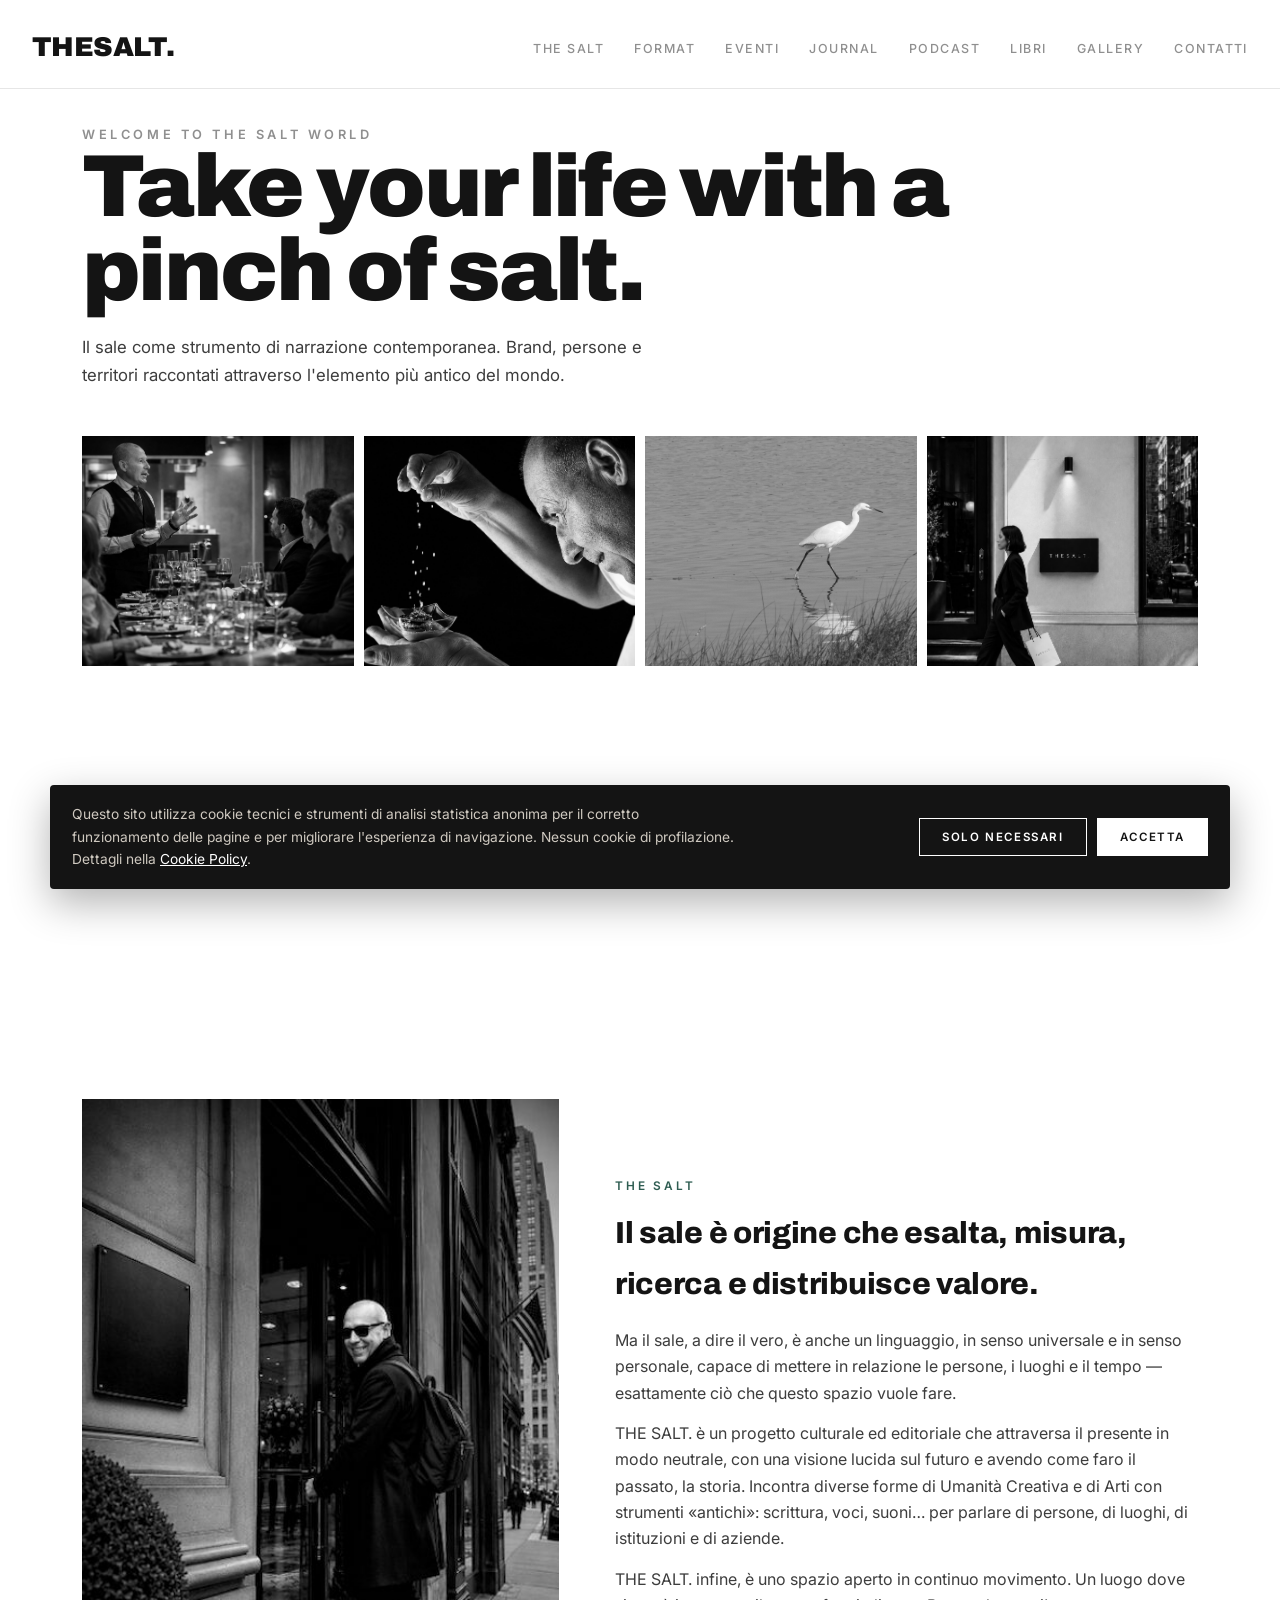
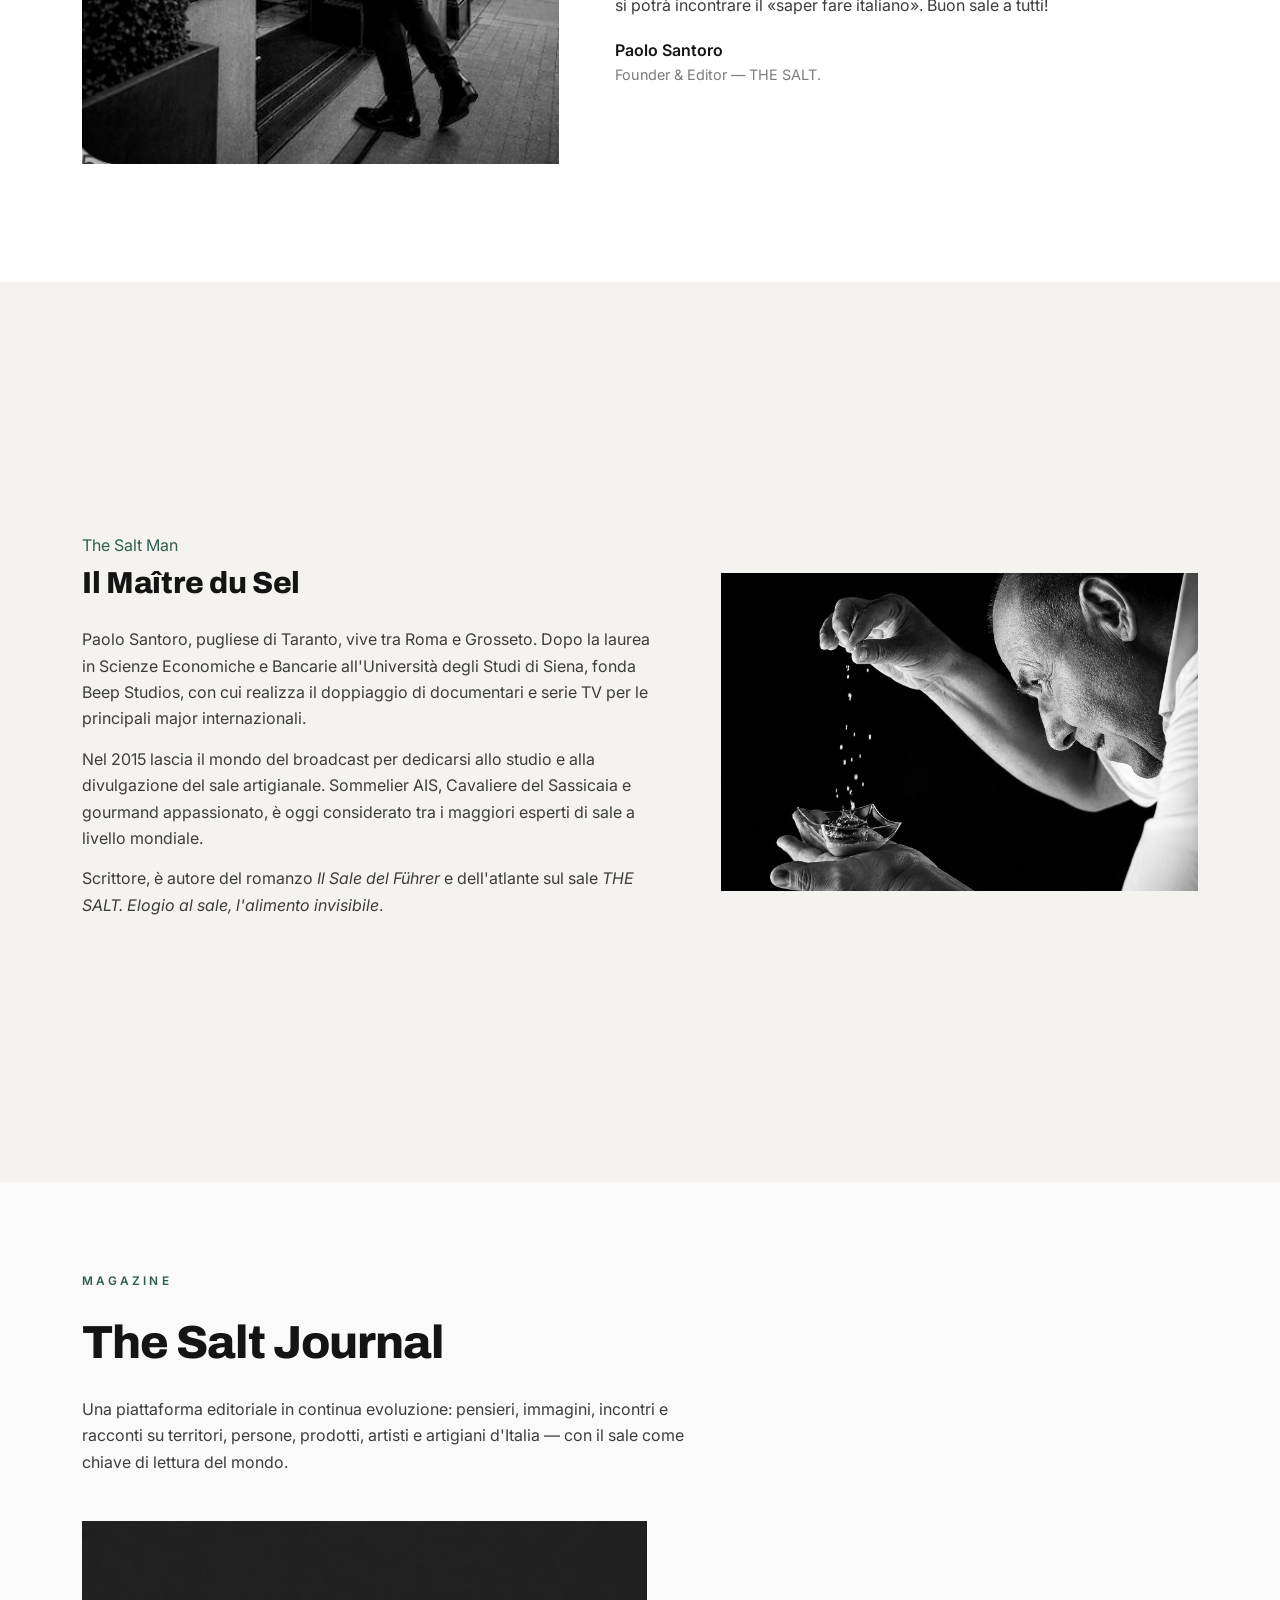
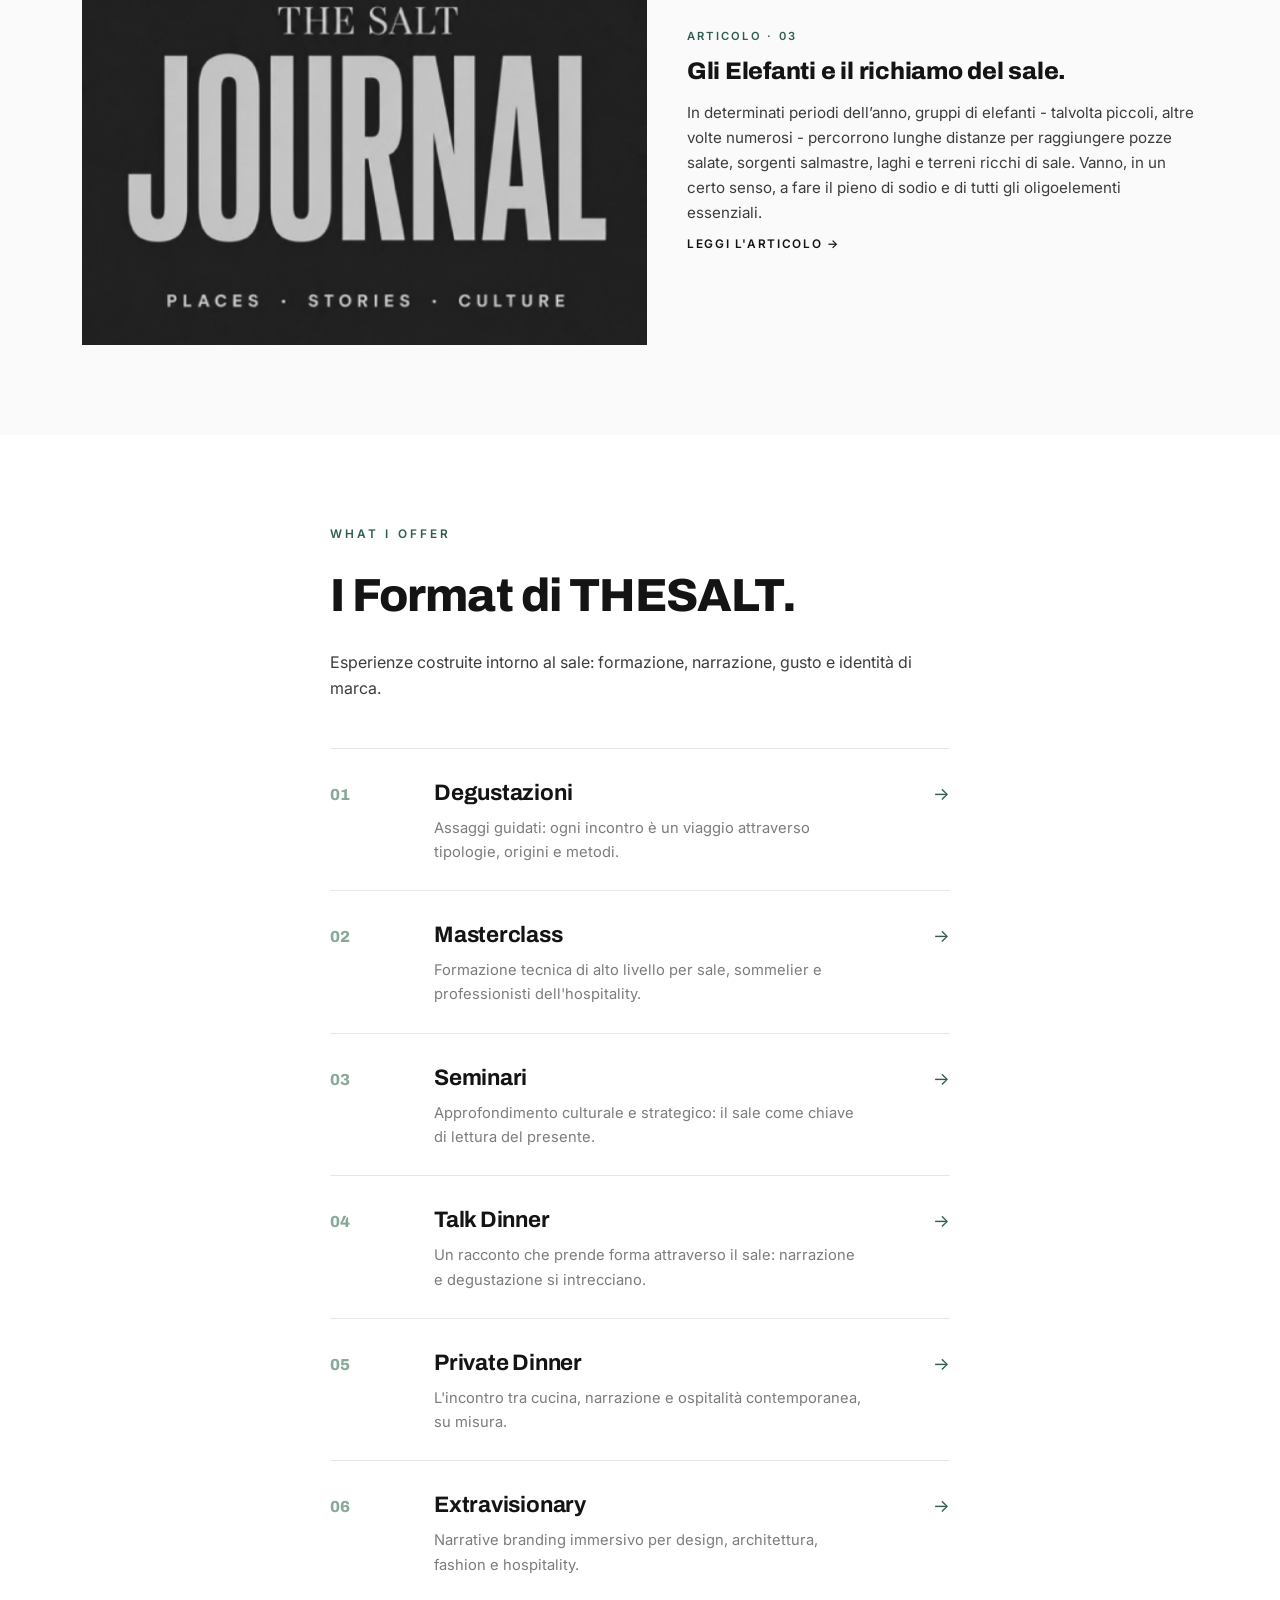
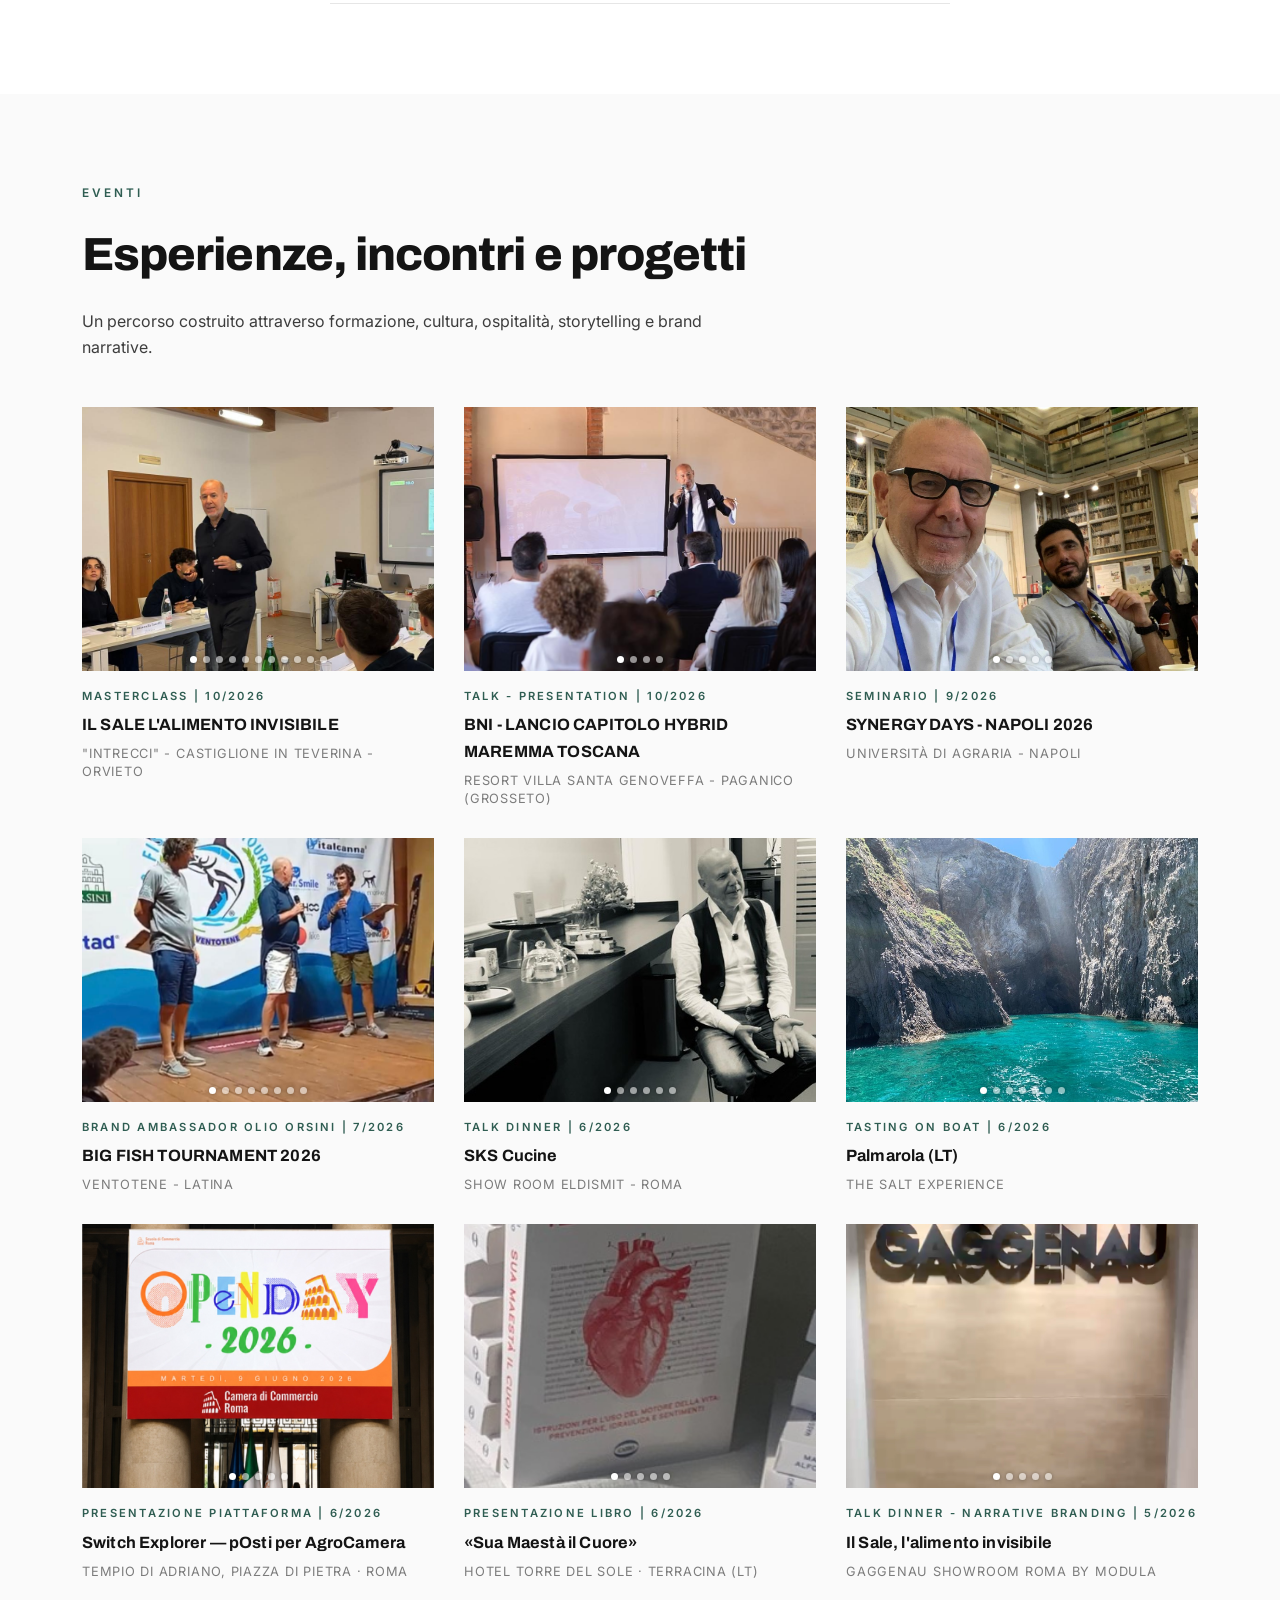
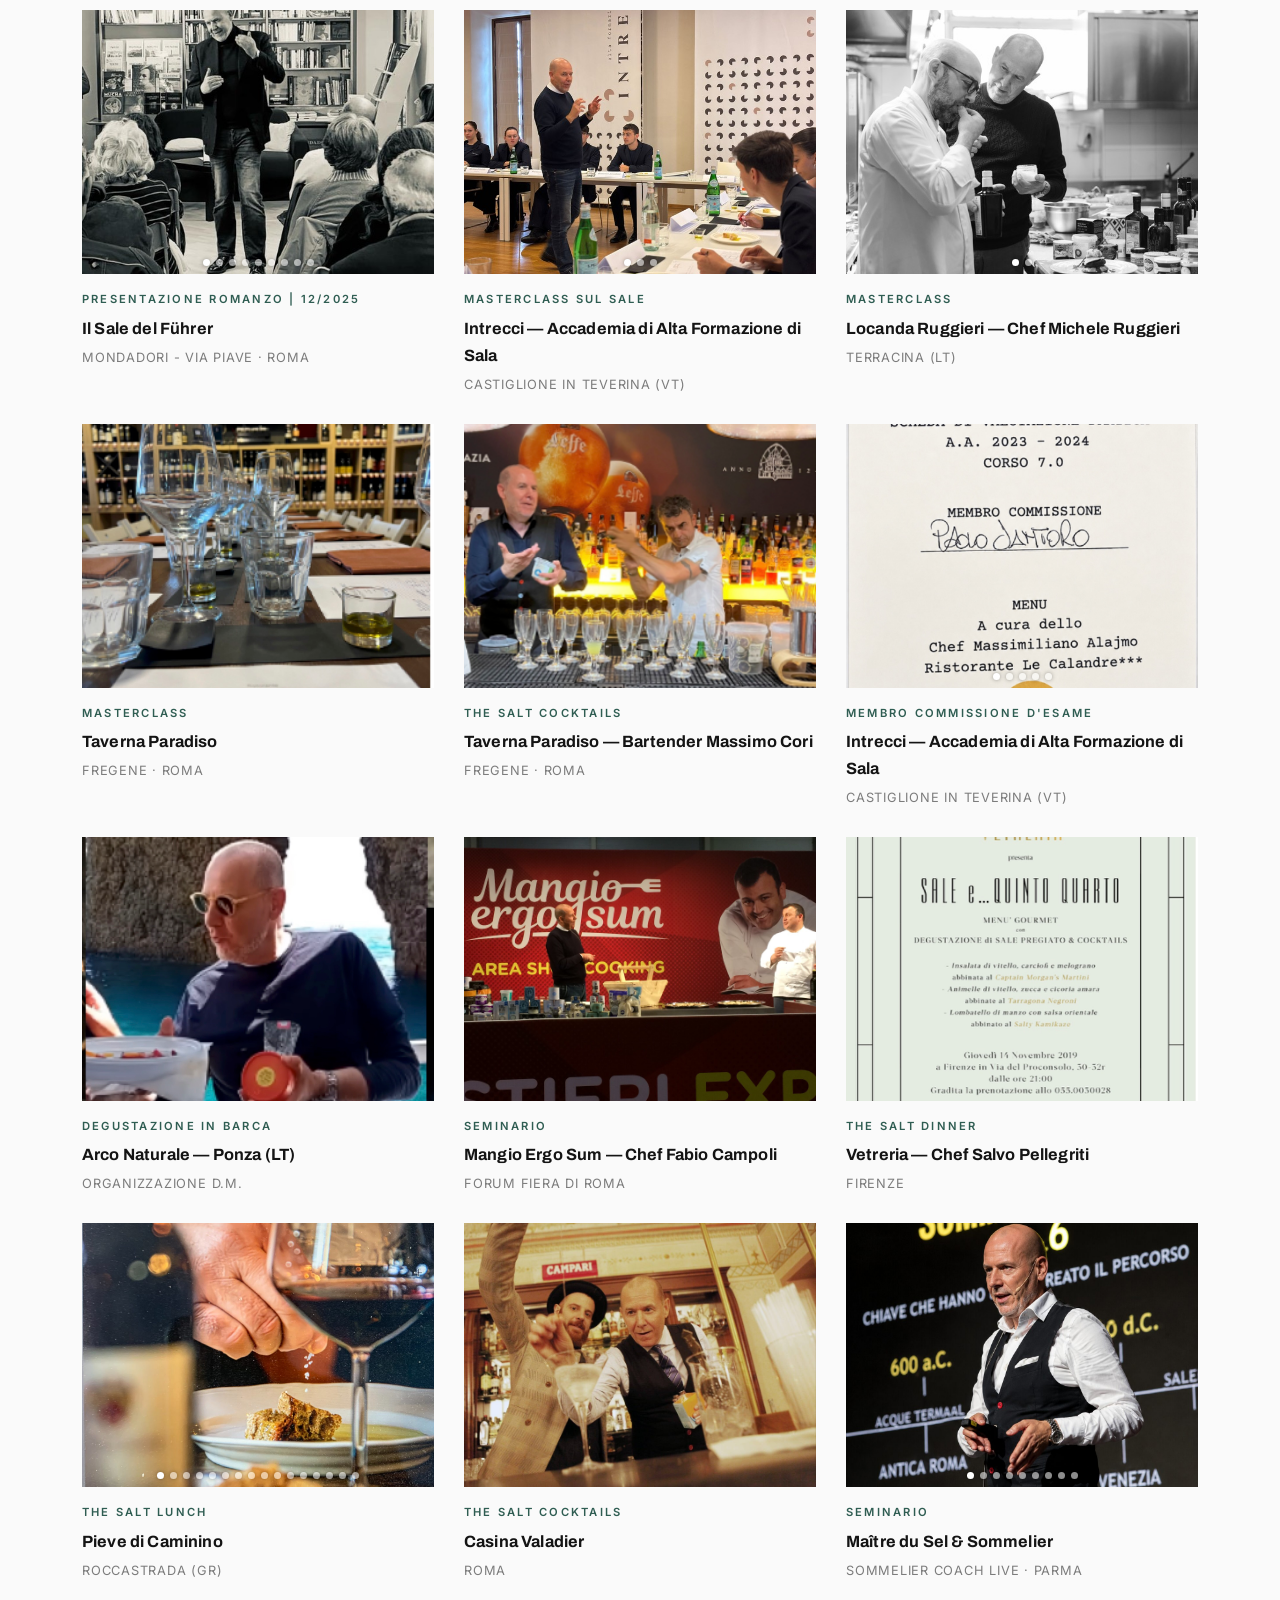
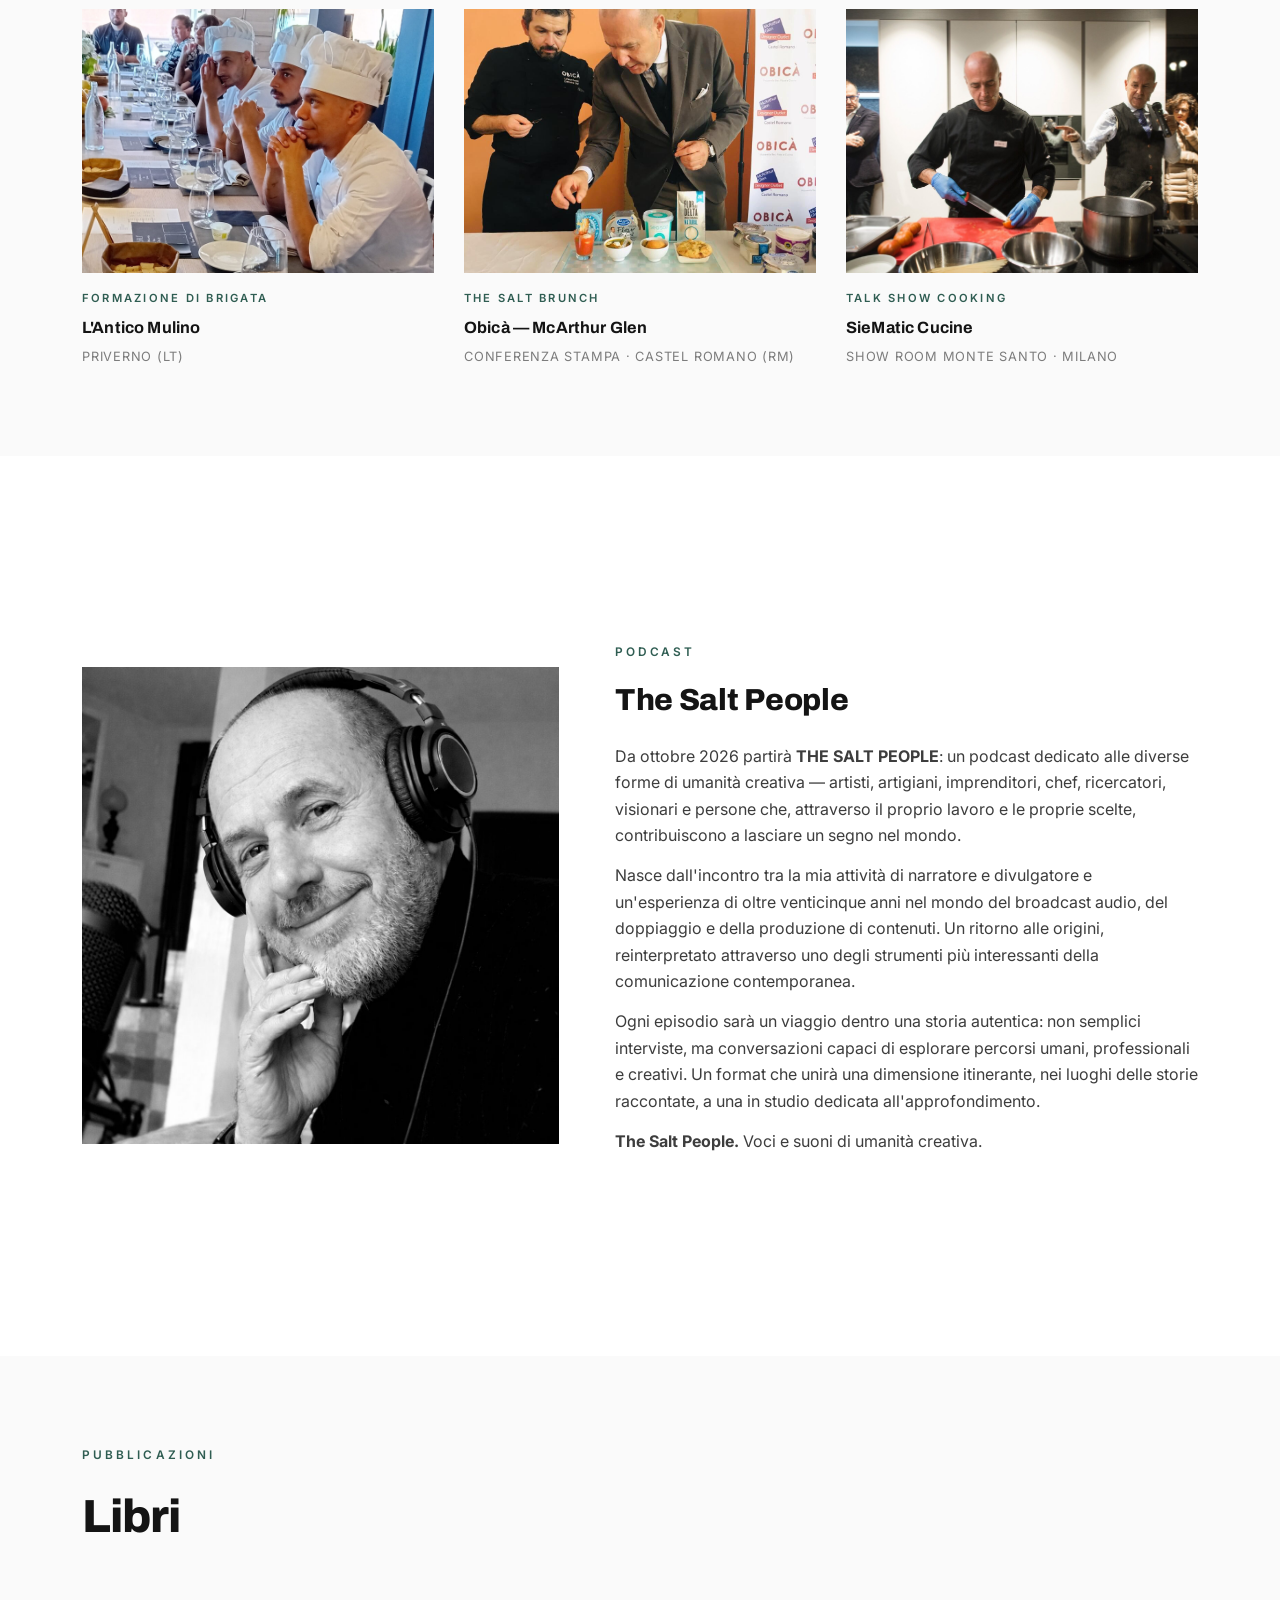
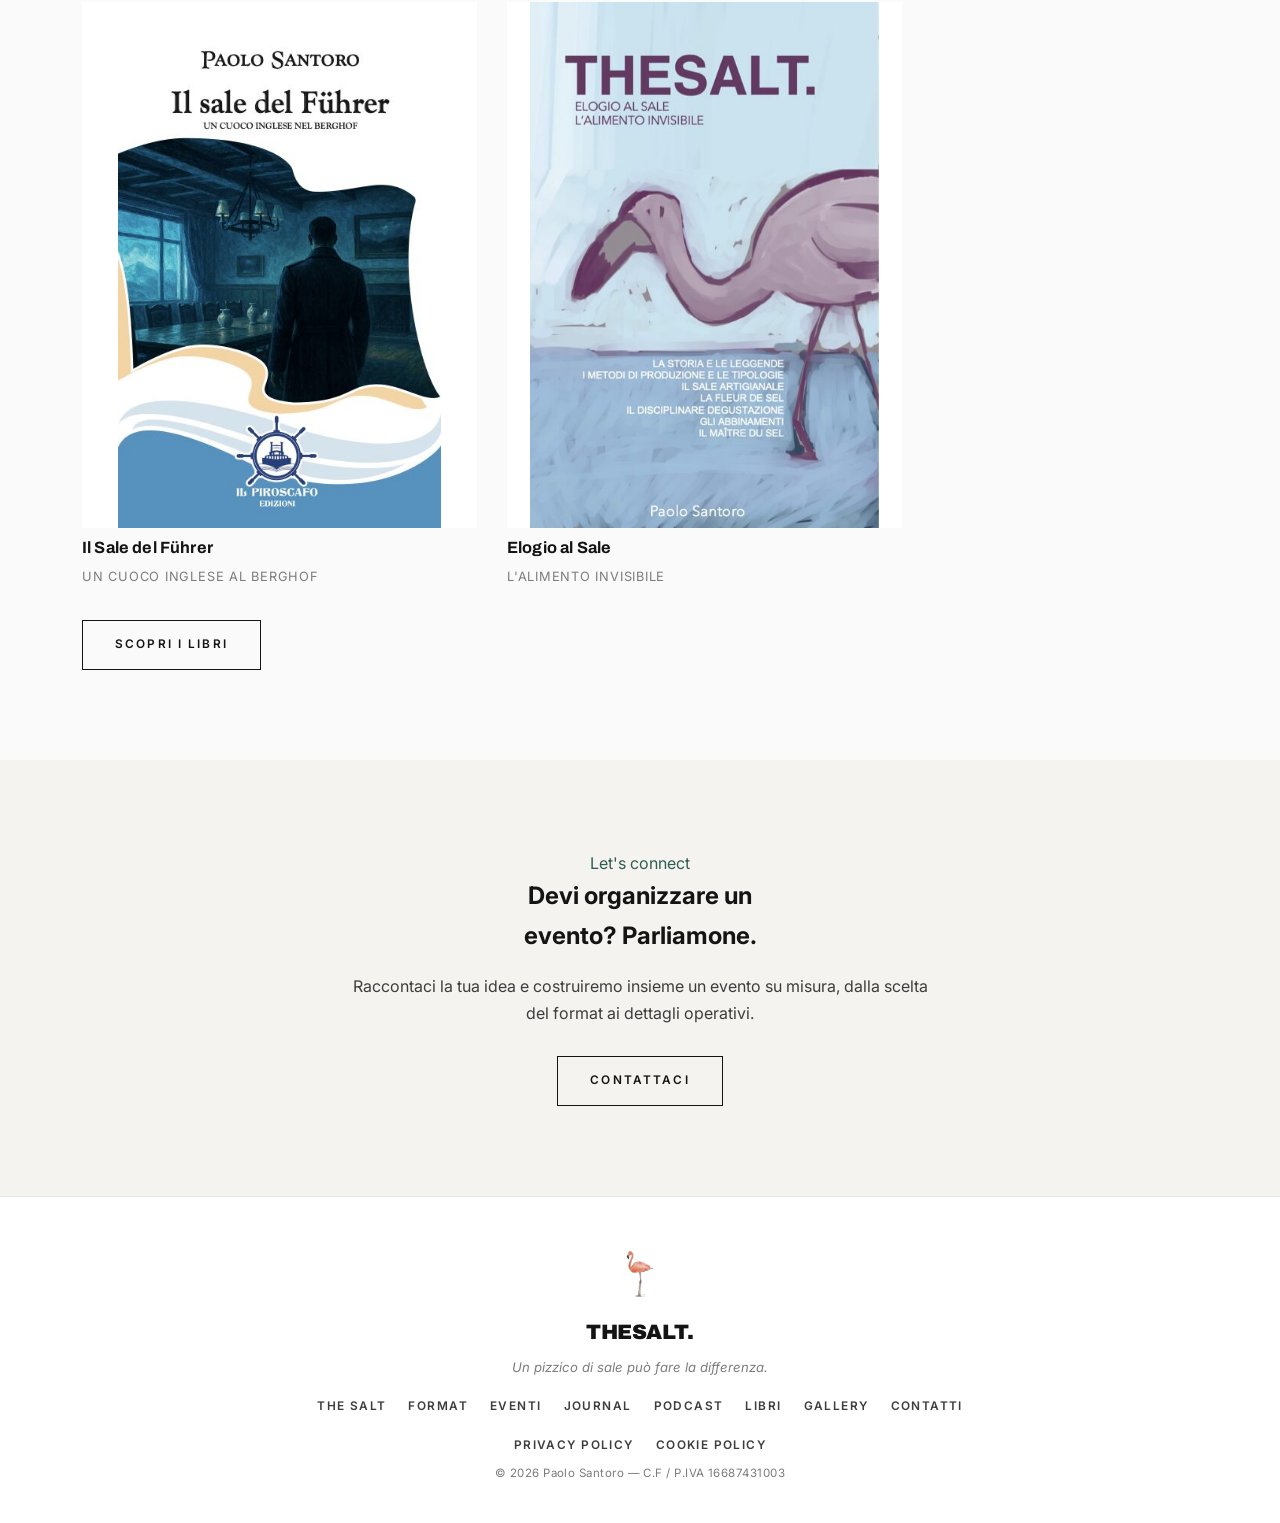
<file: index.html>
<!DOCTYPE html>
<html lang="it">
<head>
<meta charset="UTF-8">
<meta name="viewport" content="width=device-width, initial-scale=1">
<title>THESALT. — Paolo Santoro, Maître du Sel</title>
<meta name="description" content="THESALT. Il sale come strumento di narrazione contemporanea. Brand, persone e territori raccontati attraverso l'elemento più antico del mondo.">
<meta property="og:title" content="THESALT. — Paolo Santoro, Maître du Sel">
<meta property="og:description" content="Il sale come strumento di narrazione contemporanea.">
<meta property="og:image" content="https://thesalt.it/assets/img/hero-paolo.jpg">
<link rel="preconnect" href="https://fonts.googleapis.com">
<link rel="preconnect" href="https://fonts.gstatic.com" crossorigin>
<link href="https://fonts.googleapis.com/css2?family=Archivo:wght@600;700;800;900&family=Inter:wght@400;500;600&display=swap" rel="stylesheet">
<link rel="icon" href="assets/img/favicon.ico" sizes="any">
<link rel="icon" type="image/png" sizes="32x32" href="assets/img/favicon-32.png">
<link rel="icon" type="image/png" sizes="16x16" href="assets/img/favicon-16.png">
<link rel="apple-touch-icon" href="assets/img/apple-touch-icon.png">
<link rel="stylesheet" href="assets/style.css">
</head>
<body>

<header>
  <div class="nav">
    <a href="index.html" class="brand">THESALT.</a>
    <button class="burger" id="burger" aria-label="Menu"><span></span><span></span><span></span></button>
    <ul class="menu" id="menu">
      <li><a href="#thesalt">The Salt</a></li>
      <li><a href="format.html">Format</a></li>
      <li><a href="#eventi">Eventi</a></li>
      <li><a href="journal.html">Journal</a></li>
      <li><a href="#podcast">Podcast</a></li>
      <li><a href="libri.html">Libri</a></li>
      <li><a href="gallery.html">Gallery</a></li>
      <li><a href="contatti.html">Contatti</a></li>
    </ul>
  </div>
</header>

<!-- HERO -->
<section class="hero">
  <div class="wrap">
    <div class="tagline">Welcome to the salt world</div>
    <h1>Take your life with a pinch of salt.</h1>
    <p class="sub">Il sale come strumento di narrazione contemporanea. Brand, persone e territori raccontati attraverso l'elemento più antico del mondo.</p>
    <div class="hero-strip reveal">
      <img src="assets/img/hero1.jpg" alt="THE SALT evento">
      <img src="assets/img/maitre.jpg" alt="Il gesto del sale">
      <img src="assets/img/hero2.jpg" alt="THE SALT esperienza">
      <img src="assets/img/extravisionary.jpg" alt="THE SALT">
    </div>
  </div>
</section>

<!-- THE SALT -->
<section class="section snap-full" id="thesalt">
  <div class="wrap">
    <div class="editorial reveal">
      <img src="assets/img/hero-paolo.jpg" alt="THE SALT">
      <div class="body">
        <div class="label">The Salt</div>
        <h3>Il sale è origine che esalta, misura, ricerca e distribuisce valore.</h3>
        <p>Ma il sale, a dire il vero, è anche un linguaggio, in senso universale e in senso personale, capace di mettere in relazione le persone, i luoghi e il tempo — esattamente ciò che questo spazio vuole fare.</p>
        <p>THE SALT. è un progetto culturale ed editoriale che attraversa il presente in modo neutrale, con una visione lucida sul futuro e avendo come faro il passato, la storia. Incontra diverse forme di Umanità Creativa e di Arti con strumenti «antichi»: scrittura, voci, suoni… per parlare di persone, di luoghi, di istituzioni e di aziende.</p>
        <p>THE SALT. infine, è uno spazio aperto in continuo movimento. Un luogo dove si potrà incontrare il «saper fare italiano». Buon sale a tutti!</p>
        <div class="sign">Paolo Santoro<span>Founder &amp; Editor — THE SALT.</span></div>
      </div>
    </div>
  </div>
</section>

<!-- MAITRE -->
<section class="section snap-full band" id="maitre">
  <div class="wrap">
    <div class="editorial rev">
      <div class="body">
        <div class="kicker">The Salt Man</div>
        <h3>Il Maître du Sel</h3>
        <p>Paolo Santoro, pugliese di Taranto, vive tra Roma e Grosseto. Dopo la laurea in Scienze Economiche e Bancarie all'Università degli Studi di Siena, fonda Beep Studios, con cui realizza il doppiaggio di documentari e serie TV per le principali major internazionali.</p>
        <p>Nel 2015 lascia il mondo del broadcast per dedicarsi allo studio e alla divulgazione del sale artigianale. Sommelier AIS, Cavaliere del Sassicaia e gourmand appassionato, è oggi considerato tra i maggiori esperti di sale a livello mondiale.</p>
        <p>Scrittore, è autore del romanzo <em>Il Sale del Führer</em> e dell'atlante sul sale <em>THE SALT. Elogio al sale, l'alimento invisibile</em>.</p>
      </div>
      <img src="assets/img/maitre.jpg" alt="Il Maître du Sel">
    </div>
  </div>
</section>

<!-- THE SALT JOURNAL -->
<section class="section" id="journal" style="background:#fafafa">
  <div class="wrap">
    <div class="shead reveal">
      <div class="kicker">Magazine</div>
      <h2>The Salt Journal</h2>
      <p>Una piattaforma editoriale in continua evoluzione: pensieri, immagini, incontri e racconti su territori, persone, prodotti, artisti e artigiani d'Italia — con il sale come chiave di lettura del mondo.</p>
    </div>
    <!-- JCARD:START — ultimo articolo, generato dal pannello: non modificare a mano -->
    <a class="jcard reveal" href="journal-gli-elefanti-e-il-richiamo-del-sale.html" style="display:grid;grid-template-columns:1.05fr 0.95fr;gap:40px;align-items:center">
      <img src="assets/img/journal-cover.jpg" alt="The Salt Journal" style="aspect-ratio:4/3">
      <div>
        <div class="tag">Articolo · 03</div>
        <h3>Gli Elefanti e il richiamo del sale.</h3>
        <p>In determinati periodi dell’anno, gruppi di elefanti - talvolta piccoli, altre volte numerosi - percorrono lunghe distanze per raggiungere pozze salate, sorgenti salmastre, laghi e terreni ricchi di sale. Vanno, in un certo senso, a fare il pieno di sodio e di tutti gli oligoelementi essenziali. </p>
        <div class="more">Leggi l'articolo →</div>
      </div>
    </a>
    <!-- JCARD:END -->
  </div>
</section>

<!-- FORMAT overview -->
<section class="section snap-full" id="format">
  <div class="wrap">
    <div class="shead reveal">
      <div class="kicker">What I offer</div>
      <h2>I Format di THESALT.</h2>
      <p>Esperienze costruite intorno al sale: formazione, narrazione, gusto e identità di marca.</p>
    </div>
    <div class="format-list reveal">
      <a class="format-row" href="format.html#degustazioni"><span class="n">01</span><div><h4>Degustazioni</h4><p>Assaggi guidati: ogni incontro è un viaggio attraverso tipologie, origini e metodi.</p></div><span class="arrow">→</span></a>
      <a class="format-row" href="format.html#masterclass"><span class="n">02</span><div><h4>Masterclass</h4><p>Formazione tecnica di alto livello per sale, sommelier e professionisti dell'hospitality.</p></div><span class="arrow">→</span></a>
      <a class="format-row" href="format.html#seminari"><span class="n">03</span><div><h4>Seminari</h4><p>Approfondimento culturale e strategico: il sale come chiave di lettura del presente.</p></div><span class="arrow">→</span></a>
      <a class="format-row" href="format.html#talk-dinner"><span class="n">04</span><div><h4>Talk Dinner</h4><p>Un racconto che prende forma attraverso il sale: narrazione e degustazione si intrecciano.</p></div><span class="arrow">→</span></a>
      <a class="format-row" href="format.html#private-dinner"><span class="n">05</span><div><h4>Private Dinner</h4><p>L'incontro tra cucina, narrazione e ospitalità contemporanea, su misura.</p></div><span class="arrow">→</span></a>
      <a class="format-row" href="format.html#extravisionary"><span class="n">06</span><div><h4>Extravisionary</h4><p>Narrative branding immersivo per design, architettura, fashion e hospitality.</p></div><span class="arrow">→</span></a>
    </div>
  </div>
</section>

<!-- EVENTI -->
<section class="section" id="eventi" style="background:#fafafa">
  <div class="wrap">
    <div class="shead reveal">
      <div class="kicker">Eventi</div>
      <h2>Esperienze, incontri e progetti</h2>
      <p>Un percorso costruito attraverso formazione, cultura, ospitalità, storytelling e brand narrative.</p>
    </div>
    <div class="grid reveal">
      <!-- EVENTI:START — sezione generata dal pannello (pannello.html): non modificare a mano -->
      <div class="card">
        <div class="ph slides">
          <img class="on" src="assets/img/ev-il-sale-l-alimento-invisibile-01.jpg" alt="MASTERCLASS | 10/2026 IL SALE L'ALIMENTO INVISIBILE — &quot;INTRECCI&quot; - CASTIGLIONE IN TEVERINA  - ORVIETO, foto 1">
          <img src="assets/img/ev-il-sale-l-alimento-invisibile-02.jpg" alt="MASTERCLASS | 10/2026 IL SALE L'ALIMENTO INVISIBILE — &quot;INTRECCI&quot; - CASTIGLIONE IN TEVERINA  - ORVIETO, foto 2">
          <img src="assets/img/ev-il-sale-l-alimento-invisibile-04.jpg" alt="MASTERCLASS | 10/2026 IL SALE L'ALIMENTO INVISIBILE — &quot;INTRECCI&quot; - CASTIGLIONE IN TEVERINA  - ORVIETO, foto 3">
          <img src="assets/img/ev-il-sale-l-alimento-invisibile-05.jpg" alt="MASTERCLASS | 10/2026 IL SALE L'ALIMENTO INVISIBILE — &quot;INTRECCI&quot; - CASTIGLIONE IN TEVERINA  - ORVIETO, foto 4">
          <img src="assets/img/ev-il-sale-l-alimento-invisibile-07.jpg" alt="MASTERCLASS | 10/2026 IL SALE L'ALIMENTO INVISIBILE — &quot;INTRECCI&quot; - CASTIGLIONE IN TEVERINA  - ORVIETO, foto 5">
          <img src="assets/img/ev-il-sale-l-alimento-invisibile-08.jpg" alt="MASTERCLASS | 10/2026 IL SALE L'ALIMENTO INVISIBILE — &quot;INTRECCI&quot; - CASTIGLIONE IN TEVERINA  - ORVIETO, foto 6">
          <img src="assets/img/ev-il-sale-l-alimento-invisibile-09.jpg" alt="MASTERCLASS | 10/2026 IL SALE L'ALIMENTO INVISIBILE — &quot;INTRECCI&quot; - CASTIGLIONE IN TEVERINA  - ORVIETO, foto 7">
          <img src="assets/img/ev-il-sale-l-alimento-invisibile-10.jpg" alt="MASTERCLASS | 10/2026 IL SALE L'ALIMENTO INVISIBILE — &quot;INTRECCI&quot; - CASTIGLIONE IN TEVERINA  - ORVIETO, foto 8">
          <img src="assets/img/ev-il-sale-l-alimento-invisibile-11.jpg" alt="MASTERCLASS | 10/2026 IL SALE L'ALIMENTO INVISIBILE — &quot;INTRECCI&quot; - CASTIGLIONE IN TEVERINA  - ORVIETO, foto 9">
          <img src="assets/img/ev-il-sale-l-alimento-invisibile-12.jpg" alt="MASTERCLASS | 10/2026 IL SALE L'ALIMENTO INVISIBILE — &quot;INTRECCI&quot; - CASTIGLIONE IN TEVERINA  - ORVIETO, foto 10">
          <img src="assets/img/ev-il-sale-l-alimento-invisibile-13.jpg" alt="MASTERCLASS | 10/2026 IL SALE L'ALIMENTO INVISIBILE — &quot;INTRECCI&quot; - CASTIGLIONE IN TEVERINA  - ORVIETO, foto 11">
        </div>
        <div class="tag">MASTERCLASS | 10/2026</div><h5>IL SALE L'ALIMENTO INVISIBILE</h5><div class="cap">&quot;INTRECCI&quot; - CASTIGLIONE IN TEVERINA  - ORVIETO</div>
      </div>
      <div class="card">
        <div class="ph slides">
          <img class="on" src="assets/img/ev-bni-lancio-capitolo-hybrid-maremma-toscana-01.jpg" alt="Talk - Presentation | 10/2026 BNI - LANCIO CAPITOLO HYBRID MAREMMA TOSCANA — Resort Villa Santa Genoveffa - Paganico (Grosseto), foto 1">
          <img src="assets/img/ev-bni-lancio-capitolo-hybrid-maremma-toscana-02.jpg" alt="Talk - Presentation | 10/2026 BNI - LANCIO CAPITOLO HYBRID MAREMMA TOSCANA — Resort Villa Santa Genoveffa - Paganico (Grosseto), foto 2">
          <img src="assets/img/ev-bni-lancio-capitolo-hybrid-maremma-toscana-03.jpg" alt="Talk - Presentation | 10/2026 BNI - LANCIO CAPITOLO HYBRID MAREMMA TOSCANA — Resort Villa Santa Genoveffa - Paganico (Grosseto), foto 3">
          <img src="assets/img/ev-bni-lancio-capitolo-hybrid-maremma-toscana-04.jpg" alt="Talk - Presentation | 10/2026 BNI - LANCIO CAPITOLO HYBRID MAREMMA TOSCANA — Resort Villa Santa Genoveffa - Paganico (Grosseto), foto 4">
        </div>
        <div class="tag">Talk - Presentation | 10/2026</div><h5>BNI - LANCIO CAPITOLO HYBRID MAREMMA TOSCANA</h5><div class="cap">Resort Villa Santa Genoveffa - Paganico (Grosseto)</div>
      </div>
      <div class="card">
        <div class="ph slides">
          <img class="on" src="assets/img/ev-synergy-days-napoli-2026-01.jpg" alt="SEMINARIO | 9/2026 SYNERGY DAYS - NAPOLI 2026 — UNIVERSITÀ DI AGRARIA - NAPOLI, foto 1">
          <img src="assets/img/ev-synergy-days-napoli-2026-02.jpg" alt="SEMINARIO | 9/2026 SYNERGY DAYS - NAPOLI 2026 — UNIVERSITÀ DI AGRARIA - NAPOLI, foto 2">
          <img src="assets/img/ev-synergy-days-napoli-2026-03.jpg" alt="SEMINARIO | 9/2026 SYNERGY DAYS - NAPOLI 2026 — UNIVERSITÀ DI AGRARIA - NAPOLI, foto 3">
          <img src="assets/img/ev-synergy-days-napoli-2026-04.jpg" alt="SEMINARIO | 9/2026 SYNERGY DAYS - NAPOLI 2026 — UNIVERSITÀ DI AGRARIA - NAPOLI, foto 4">
          <img src="assets/img/ev-synergy-days-napoli-2026-05.jpg" alt="SEMINARIO | 9/2026 SYNERGY DAYS - NAPOLI 2026 — UNIVERSITÀ DI AGRARIA - NAPOLI, foto 5">
        </div>
        <div class="tag">SEMINARIO | 9/2026</div><h5>SYNERGY DAYS - NAPOLI 2026</h5><div class="cap">UNIVERSITÀ DI AGRARIA - NAPOLI</div>
      </div>
      <div class="card">
        <div class="ph slides">
          <img class="on" src="assets/img/ev-big-fish-tournament-01.jpg" alt="BRAND AMBASSADOR OLIO ORSINI | 7/2026 BIG FISH TOURNAMENT 2026 — VENTOTENE - LATINA, foto 1">
          <img src="assets/img/ev-big-fish-tournament-02.jpg" alt="BRAND AMBASSADOR OLIO ORSINI | 7/2026 BIG FISH TOURNAMENT 2026 — VENTOTENE - LATINA, foto 2">
          <img src="assets/img/ev-big-fish-tournament-03.jpg" alt="BRAND AMBASSADOR OLIO ORSINI | 7/2026 BIG FISH TOURNAMENT 2026 — VENTOTENE - LATINA, foto 3">
          <img src="assets/img/ev-big-fish-tournament-04.jpg" alt="BRAND AMBASSADOR OLIO ORSINI | 7/2026 BIG FISH TOURNAMENT 2026 — VENTOTENE - LATINA, foto 4">
          <img src="assets/img/ev-big-fish-tournament-05.jpg" alt="BRAND AMBASSADOR OLIO ORSINI | 7/2026 BIG FISH TOURNAMENT 2026 — VENTOTENE - LATINA, foto 5">
          <img src="assets/img/ev-big-fish-tournament-07.jpg" alt="BRAND AMBASSADOR OLIO ORSINI | 7/2026 BIG FISH TOURNAMENT 2026 — VENTOTENE - LATINA, foto 6">
          <img src="assets/img/ev-big-fish-tournament-08.jpg" alt="BRAND AMBASSADOR OLIO ORSINI | 7/2026 BIG FISH TOURNAMENT 2026 — VENTOTENE - LATINA, foto 7">
          <img src="assets/img/ev-big-fish-tournament-09.jpg" alt="BRAND AMBASSADOR OLIO ORSINI | 7/2026 BIG FISH TOURNAMENT 2026 — VENTOTENE - LATINA, foto 8">
        </div>
        <div class="tag">BRAND AMBASSADOR OLIO ORSINI | 7/2026</div><h5>BIG FISH TOURNAMENT 2026</h5><div class="cap">VENTOTENE - LATINA</div>
      </div>
      <div class="card">
        <div class="ph slides">
          <img class="on" src="assets/img/ev-sks-06.jpg" alt="Talk Dinner | 6/2026 SKS Cucine — Show Room Eldismit - ROMA, foto 1">
          <img src="assets/img/ev-sks-07.jpg" alt="Talk Dinner | 6/2026 SKS Cucine — Show Room Eldismit - ROMA, foto 2">
          <img src="assets/img/ev-sks-01.jpg" alt="Talk Dinner | 6/2026 SKS Cucine — Show Room Eldismit - ROMA, foto 3">
          <img src="assets/img/ev-sks-02.jpg" alt="Talk Dinner | 6/2026 SKS Cucine — Show Room Eldismit - ROMA, foto 4">
          <img src="assets/img/ev-sks-04.jpg" alt="Talk Dinner | 6/2026 SKS Cucine — Show Room Eldismit - ROMA, foto 5">
          <img src="assets/img/ev-sks-05.jpg" alt="Talk Dinner | 6/2026 SKS Cucine — Show Room Eldismit - ROMA, foto 6">
        </div>
        <div class="tag">Talk Dinner | 6/2026</div><h5>SKS Cucine</h5><div class="cap">Show Room Eldismit - ROMA</div>
      </div>
      <div class="card">
        <div class="ph slides">
          <img class="on" src="assets/img/ev-palmarola-02.jpg" alt="Tasting on Boat | 6/2026 Palmarola (LT) — The Salt Experience, foto 1">
          <img src="assets/img/ev-palmarola-05.jpg" alt="Tasting on Boat | 6/2026 Palmarola (LT) — The Salt Experience, foto 2">
          <img src="assets/img/ev-palmarola-03.jpg" alt="Tasting on Boat | 6/2026 Palmarola (LT) — The Salt Experience, foto 3">
          <img src="assets/img/ev-palmarola-04.jpg" alt="Tasting on Boat | 6/2026 Palmarola (LT) — The Salt Experience, foto 4">
          <img src="assets/img/ev-palmarola-06.jpg" alt="Tasting on Boat | 6/2026 Palmarola (LT) — The Salt Experience, foto 5">
          <img src="assets/img/ev-palmarola-07.jpg" alt="Tasting on Boat | 6/2026 Palmarola (LT) — The Salt Experience, foto 6">
          <img src="assets/img/ev-palmarola-01.jpg" alt="Tasting on Boat | 6/2026 Palmarola (LT) — The Salt Experience, foto 7">
        </div>
        <div class="tag">Tasting on Boat | 6/2026</div><h5>Palmarola (LT)</h5><div class="cap">The Salt Experience</div>
      </div>
      <div class="card">
        <div class="ph slides">
          <img class="on" src="assets/img/ev-switch-01.jpg" alt="Presentazione piattaforma | 6/2026 Switch Explorer — pOsti per AgroCamera — Tempio di Adriano, Piazza di Pietra · Roma, foto 1">
          <img src="assets/img/ev-switch-02.jpg" alt="Presentazione piattaforma | 6/2026 Switch Explorer — pOsti per AgroCamera — Tempio di Adriano, Piazza di Pietra · Roma, foto 2">
          <img src="assets/img/ev-switch-03.jpg" alt="Presentazione piattaforma | 6/2026 Switch Explorer — pOsti per AgroCamera — Tempio di Adriano, Piazza di Pietra · Roma, foto 3">
          <img src="assets/img/ev-switch-04.jpg" alt="Presentazione piattaforma | 6/2026 Switch Explorer — pOsti per AgroCamera — Tempio di Adriano, Piazza di Pietra · Roma, foto 4">
          <img src="assets/img/ev-switch-05.jpg" alt="Presentazione piattaforma | 6/2026 Switch Explorer — pOsti per AgroCamera — Tempio di Adriano, Piazza di Pietra · Roma, foto 5">
        </div>
        <div class="tag">Presentazione piattaforma | 6/2026</div><h5>Switch Explorer — pOsti per AgroCamera</h5><div class="cap">Tempio di Adriano, Piazza di Pietra · Roma</div>
      </div>
      <div class="card">
        <div class="ph slides">
          <img class="on" src="assets/img/ev-cuore-01.jpg" alt="Presentazione libro | 6/2026 «Sua Maestà il Cuore» — Hotel Torre del Sole · Terracina (LT), foto 1">
          <img src="assets/img/ev-cuore-02.jpg" alt="Presentazione libro | 6/2026 «Sua Maestà il Cuore» — Hotel Torre del Sole · Terracina (LT), foto 2">
          <img src="assets/img/ev-cuore-03.jpg" alt="Presentazione libro | 6/2026 «Sua Maestà il Cuore» — Hotel Torre del Sole · Terracina (LT), foto 3">
          <img src="assets/img/ev-cuore-04.jpg" alt="Presentazione libro | 6/2026 «Sua Maestà il Cuore» — Hotel Torre del Sole · Terracina (LT), foto 4">
          <img src="assets/img/ev-cuore-05.jpg" alt="Presentazione libro | 6/2026 «Sua Maestà il Cuore» — Hotel Torre del Sole · Terracina (LT), foto 5">
        </div>
        <div class="tag">Presentazione libro | 6/2026</div><h5>«Sua Maestà il Cuore»</h5><div class="cap">Hotel Torre del Sole · Terracina (LT)</div>
      </div>
      <div class="card">
        <div class="ph slides">
          <img class="on" src="assets/img/ev-gaggenau-01.jpg" alt="Talk Dinner - Narrative Branding | 5/2026 Il Sale, l'alimento invisibile — Gaggenau Showroom Roma by Modula, foto 1">
          <img src="assets/img/ev-gaggenau-02.jpg" alt="Talk Dinner - Narrative Branding | 5/2026 Il Sale, l'alimento invisibile — Gaggenau Showroom Roma by Modula, foto 2">
          <img src="assets/img/ev-gaggenau-03.jpg" alt="Talk Dinner - Narrative Branding | 5/2026 Il Sale, l'alimento invisibile — Gaggenau Showroom Roma by Modula, foto 3">
          <img src="assets/img/ev-gaggenau-04.jpg" alt="Talk Dinner - Narrative Branding | 5/2026 Il Sale, l'alimento invisibile — Gaggenau Showroom Roma by Modula, foto 4">
          <img src="assets/img/ev-gaggenau-05.jpg" alt="Talk Dinner - Narrative Branding | 5/2026 Il Sale, l'alimento invisibile — Gaggenau Showroom Roma by Modula, foto 5">
        </div>
        <div class="tag">Talk Dinner - Narrative Branding | 5/2026</div><h5>Il Sale, l'alimento invisibile</h5><div class="cap">Gaggenau Showroom Roma by Modula</div>
      </div>
      <div class="card">
        <div class="ph slides">
          <img class="on" src="assets/img/ev-fuhrer-01.jpg" alt="Presentazione romanzo | 12/2025 Il Sale del Führer — Mondadori - Via Piave · Roma, foto 1">
          <img src="assets/img/ev-fuhrer-02.jpg" alt="Presentazione romanzo | 12/2025 Il Sale del Führer — Mondadori - Via Piave · Roma, foto 2">
          <img src="assets/img/ev-fuhrer-03.jpg" alt="Presentazione romanzo | 12/2025 Il Sale del Führer — Mondadori - Via Piave · Roma, foto 3">
          <img src="assets/img/ev-fuhrer-04.jpg" alt="Presentazione romanzo | 12/2025 Il Sale del Führer — Mondadori - Via Piave · Roma, foto 4">
          <img src="assets/img/ev-fuhrer-05.jpg" alt="Presentazione romanzo | 12/2025 Il Sale del Führer — Mondadori - Via Piave · Roma, foto 5">
          <img src="assets/img/ev-fuhrer-06.jpg" alt="Presentazione romanzo | 12/2025 Il Sale del Führer — Mondadori - Via Piave · Roma, foto 6">
          <img src="assets/img/ev-fuhrer-07.jpg" alt="Presentazione romanzo | 12/2025 Il Sale del Führer — Mondadori - Via Piave · Roma, foto 7">
          <img src="assets/img/ev-fuhrer-08.jpg" alt="Presentazione romanzo | 12/2025 Il Sale del Führer — Mondadori - Via Piave · Roma, foto 8">
          <img src="assets/img/ev-fuhrer-09.jpg" alt="Presentazione romanzo | 12/2025 Il Sale del Führer — Mondadori - Via Piave · Roma, foto 9">
        </div>
        <div class="tag">Presentazione romanzo | 12/2025</div><h5>Il Sale del Führer</h5><div class="cap">Mondadori - Via Piave · Roma</div>
      </div>
      <div class="card">
        <div class="ph slides">
          <img class="on" src="assets/img/ev-masterclass-intrecci-01.jpg" alt="Masterclass sul sale Intrecci — Accademia di Alta Formazione di Sala — Castiglione in Teverina (VT), foto 1">
          <img src="assets/img/ev-masterclass-intrecci-02.jpg" alt="Masterclass sul sale Intrecci — Accademia di Alta Formazione di Sala — Castiglione in Teverina (VT), foto 2">
          <img src="assets/img/ev-masterclass-intrecci-03.jpg" alt="Masterclass sul sale Intrecci — Accademia di Alta Formazione di Sala — Castiglione in Teverina (VT), foto 3">
        </div>
        <div class="tag">Masterclass sul sale</div><h5>Intrecci — Accademia di Alta Formazione di Sala</h5><div class="cap">Castiglione in Teverina (VT)</div>
      </div>
      <div class="card">
        <div class="ph slides">
          <img class="on" src="assets/img/ev-ruggieri-01.jpg" alt="Masterclass Locanda Ruggieri — Chef Michele Ruggieri — Terracina (LT), foto 1">
          <img src="assets/img/ev-ruggieri-02.jpg" alt="Masterclass Locanda Ruggieri — Chef Michele Ruggieri — Terracina (LT), foto 2">
        </div>
        <div class="tag">Masterclass</div><h5>Locanda Ruggieri — Chef Michele Ruggieri</h5><div class="cap">Terracina (LT)</div>
      </div>
      <div class="card"><img class="ph" src="assets/img/ev-taverna-masterclass-01.jpg" alt="Masterclass Taverna Paradiso — Fregene · Roma"><div class="tag">Masterclass</div><h5>Taverna Paradiso</h5><div class="cap">Fregene · Roma</div></div>
      <div class="card"><img class="ph" src="assets/img/ev-taverna-cocktails-01.jpg" alt="The Salt Cocktails Taverna Paradiso — Bartender Massimo Cori — Fregene · Roma"><div class="tag">The Salt Cocktails</div><h5>Taverna Paradiso — Bartender Massimo Cori</h5><div class="cap">Fregene · Roma</div></div>
      <div class="card">
        <div class="ph slides">
          <img class="on" src="assets/img/ev-commissione-01.jpg" alt="Membro commissione d'esame Intrecci — Accademia di Alta Formazione di Sala — Castiglione in Teverina (VT), foto 1">
          <img src="assets/img/ev-commissione-02.jpg" alt="Membro commissione d'esame Intrecci — Accademia di Alta Formazione di Sala — Castiglione in Teverina (VT), foto 2">
          <img src="assets/img/ev-commissione-03.jpg" alt="Membro commissione d'esame Intrecci — Accademia di Alta Formazione di Sala — Castiglione in Teverina (VT), foto 3">
          <img src="assets/img/ev-commissione-04.jpg" alt="Membro commissione d'esame Intrecci — Accademia di Alta Formazione di Sala — Castiglione in Teverina (VT), foto 4">
          <img src="assets/img/ev-commissione-05.jpg" alt="Membro commissione d'esame Intrecci — Accademia di Alta Formazione di Sala — Castiglione in Teverina (VT), foto 5">
        </div>
        <div class="tag">Membro commissione d'esame</div><h5>Intrecci — Accademia di Alta Formazione di Sala</h5><div class="cap">Castiglione in Teverina (VT)</div>
      </div>
      <div class="card"><img class="ph" src="assets/img/ev-arco-naturale-01.jpg" alt="Degustazione in barca Arco Naturale — Ponza (LT) — Organizzazione D.M."><div class="tag">Degustazione in barca</div><h5>Arco Naturale — Ponza (LT)</h5><div class="cap">Organizzazione D.M.</div></div>
      <div class="card"><img class="ph" src="assets/img/ev-form2.jpg" alt="Seminario Mangio Ergo Sum — Chef Fabio Campoli — Forum Fiera di Roma"><div class="tag">Seminario</div><h5>Mangio Ergo Sum — Chef Fabio Campoli</h5><div class="cap">Forum Fiera di Roma</div></div>
      <div class="card"><img class="ph" src="assets/img/ev-vetreria-01.jpg" alt="The Salt Dinner Vetreria — Chef Salvo Pellegriti — Firenze"><div class="tag">The Salt Dinner</div><h5>Vetreria — Chef Salvo Pellegriti</h5><div class="cap">Firenze</div></div>
      <div class="card">
        <div class="ph slides">
          <img class="on" src="assets/img/ev-exp-15.jpg" alt="The Salt Lunch Pieve di Caminino — Roccastrada (GR), foto 1">
          <img src="assets/img/ev-exp-14.jpg" alt="The Salt Lunch Pieve di Caminino — Roccastrada (GR), foto 2">
          <img src="assets/img/ev-exp-04.jpg" alt="The Salt Lunch Pieve di Caminino — Roccastrada (GR), foto 3">
          <img src="assets/img/ev-exp1.jpg" alt="The Salt Lunch Pieve di Caminino — Roccastrada (GR), foto 4">
          <img src="assets/img/ev-exp-01.jpg" alt="The Salt Lunch Pieve di Caminino — Roccastrada (GR), foto 5">
          <img src="assets/img/ev-exp-09.jpg" alt="The Salt Lunch Pieve di Caminino — Roccastrada (GR), foto 6">
          <img src="assets/img/ev-exp-02.jpg" alt="The Salt Lunch Pieve di Caminino — Roccastrada (GR), foto 7">
          <img src="assets/img/ev-exp-03.jpg" alt="The Salt Lunch Pieve di Caminino — Roccastrada (GR), foto 8">
          <img src="assets/img/ev-exp-08.jpg" alt="The Salt Lunch Pieve di Caminino — Roccastrada (GR), foto 9">
          <img src="assets/img/ev-exp-05.jpg" alt="The Salt Lunch Pieve di Caminino — Roccastrada (GR), foto 10">
          <img src="assets/img/ev-exp-06.jpg" alt="The Salt Lunch Pieve di Caminino — Roccastrada (GR), foto 11">
          <img src="assets/img/ev-exp-07.jpg" alt="The Salt Lunch Pieve di Caminino — Roccastrada (GR), foto 12">
          <img src="assets/img/ev-exp-10.jpg" alt="The Salt Lunch Pieve di Caminino — Roccastrada (GR), foto 13">
          <img src="assets/img/ev-exp-11.jpg" alt="The Salt Lunch Pieve di Caminino — Roccastrada (GR), foto 14">
          <img src="assets/img/ev-exp-12.jpg" alt="The Salt Lunch Pieve di Caminino — Roccastrada (GR), foto 15">
          <img src="assets/img/ev-exp-13.jpg" alt="The Salt Lunch Pieve di Caminino — Roccastrada (GR), foto 16">
        </div>
        <div class="tag">The Salt Lunch</div><h5>Pieve di Caminino</h5><div class="cap">Roccastrada (GR)</div>
      </div>
      <div class="card"><img class="ph" src="assets/img/ev-exp2.jpg" alt="The Salt Cocktails Casina Valadier — Roma"><div class="tag">The Salt Cocktails</div><h5>Casina Valadier</h5><div class="cap">Roma</div></div>
      <div class="card">
        <div class="ph slides">
          <img class="on" src="assets/img/ev-form1.jpg" alt="Seminario Maître du Sel &amp; Sommelier — Sommelier Coach Live · Parma, foto 1">
          <img src="assets/img/ev-form-01.jpg" alt="Seminario Maître du Sel &amp; Sommelier — Sommelier Coach Live · Parma, foto 2">
          <img src="assets/img/ev-form-02.jpg" alt="Seminario Maître du Sel &amp; Sommelier — Sommelier Coach Live · Parma, foto 3">
          <img src="assets/img/ev-form-03.jpg" alt="Seminario Maître du Sel &amp; Sommelier — Sommelier Coach Live · Parma, foto 4">
          <img src="assets/img/ev-form-04.jpg" alt="Seminario Maître du Sel &amp; Sommelier — Sommelier Coach Live · Parma, foto 5">
          <img src="assets/img/ev-form-05.jpg" alt="Seminario Maître du Sel &amp; Sommelier — Sommelier Coach Live · Parma, foto 6">
          <img src="assets/img/ev-form-06.jpg" alt="Seminario Maître du Sel &amp; Sommelier — Sommelier Coach Live · Parma, foto 7">
          <img src="assets/img/ev-form-07.jpg" alt="Seminario Maître du Sel &amp; Sommelier — Sommelier Coach Live · Parma, foto 8">
          <img src="assets/img/ev-form-08.jpg" alt="Seminario Maître du Sel &amp; Sommelier — Sommelier Coach Live · Parma, foto 9">
        </div>
        <div class="tag">Seminario</div><h5>Maître du Sel &amp; Sommelier</h5><div class="cap">Sommelier Coach Live · Parma</div>
      </div>
      <div class="card"><img class="ph" src="assets/img/ev-form3.jpg" alt="Formazione di brigata L'Antico Mulino — Priverno (LT)"><div class="tag">Formazione di brigata</div><h5>L'Antico Mulino</h5><div class="cap">Priverno (LT)</div></div>
      <div class="card"><img class="ph" src="assets/img/ev-mkt2.jpg" alt="The Salt Brunch Obicà — McArthur Glen — Conferenza stampa · Castel Romano (RM)"><div class="tag">The Salt Brunch</div><h5>Obicà — McArthur Glen</h5><div class="cap">Conferenza stampa · Castel Romano (RM)</div></div>
      <div class="card"><img class="ph" src="assets/img/ev-mkt1.jpg" alt="Talk Show Cooking SieMatic Cucine — Show Room Monte Santo · Milano"><div class="tag">Talk Show Cooking</div><h5>SieMatic Cucine</h5><div class="cap">Show Room Monte Santo · Milano</div></div>
      <!-- EVENTI:END -->
    </div>
  </div>
</section>

<!-- PODCAST -->
<section class="section snap-full" id="podcast">
  <div class="wrap">
    <div class="editorial reveal">
      <img src="assets/img/podcast.jpg" alt="Podcast The Salt People">
      <div class="body">
        <div class="label">Podcast</div>
        <h3>The Salt People</h3>
        <p>Da ottobre 2026 partirà <strong>THE SALT PEOPLE</strong>: un podcast dedicato alle diverse forme di umanità creativa — artisti, artigiani, imprenditori, chef, ricercatori, visionari e persone che, attraverso il proprio lavoro e le proprie scelte, contribuiscono a lasciare un segno nel mondo.</p>
        <p>Nasce dall'incontro tra la mia attività di narratore e divulgatore e un'esperienza di oltre venticinque anni nel mondo del broadcast audio, del doppiaggio e della produzione di contenuti. Un ritorno alle origini, reinterpretato attraverso uno degli strumenti più interessanti della comunicazione contemporanea.</p>
        <p>Ogni episodio sarà un viaggio dentro una storia autentica: non semplici interviste, ma conversazioni capaci di esplorare percorsi umani, professionali e creativi. Un format che unirà una dimensione itinerante, nei luoghi delle storie raccontate, a una in studio dedicata all'approfondimento.</p>
        <p><strong>The Salt People.</strong> Voci e suoni di umanità creativa.</p>
      </div>
    </div>
    <!-- PODCAST:START — episodi generati dal pannello: non modificare a mano -->
    <!-- PODCAST:END -->
  </div>
</section>

<!-- LIBRI teaser -->
<section class="section" id="libri-teaser" style="background:#fafafa">
  <div class="wrap">
    <div class="shead reveal">
      <div class="kicker">Pubblicazioni</div>
      <h2>Libri</h2>
    </div>
    <div class="grid reveal" style="grid-template-columns:repeat(2,1fr);max-width:820px;align-items:start">
      <a class="card" href="libri.html#fuhrer"><img class="ph" style="aspect-ratio:3/4;object-fit:contain;background:#fff" src="assets/img/book-fuhrer.jpg" alt="Il Sale del Führer"><h5>Il Sale del Führer</h5><div class="cap">Un cuoco inglese al Berghof</div></a>
      <a class="card" href="libri.html#elogio"><img class="ph" style="aspect-ratio:3/4;object-fit:contain;background:#fff" src="assets/img/book-elogio.jpg" alt="Elogio al Sale"><h5>Elogio al Sale</h5><div class="cap">L'alimento invisibile</div></a>
    </div>
    <div style="margin-top:34px"><a class="btn" href="libri.html">Scopri i libri</a></div>
  </div>
</section>

<!-- CTA -->
<section class="section band" id="cta">
  <div class="wrap" style="text-align:center">
    <div class="kicker">Let's connect</div>
    <h2 style="max-width:20ch;margin:0 auto 18px">Devi organizzare un evento? Parliamone.</h2>
    <p style="max-width:60ch;margin:0 auto 30px;color:var(--ink-soft)">Raccontaci la tua idea e costruiremo insieme un evento su misura, dalla scelta del format ai dettagli operativi.</p>
    <a class="btn" href="contatti.html">Contattaci</a>
  </div>
</section>

<footer>
  <div class="wrap">
    <img class="spoon" src="assets/img/spoonbill.png" alt="THE SALT">
    <div class="fmark">THESALT.</div>
    <div class="ftag">Un pizzico di sale può fare la differenza.</div>
    <div class="flinks">
      <a href="#thesalt">The Salt</a><a href="format.html">Format</a><a href="#eventi">Eventi</a>
      <a href="journal.html">Journal</a><a href="#podcast">Podcast</a><a href="libri.html">Libri</a>
      <a href="gallery.html">Gallery</a><a href="contatti.html">Contatti</a>
    </div>
    <div class="flinks" style="margin-bottom:8px"><a href="privacy.html">Privacy Policy</a><a href="cookie.html">Cookie Policy</a></div>
    <div class="copy">© 2026 Paolo Santoro — C.F / P.IVA 16687431003</div>
  </div>
</footer>

<!-- COOKIE BANNER -->
<div id="cookie-banner">
  <p>Questo sito utilizza cookie tecnici e strumenti di analisi statistica anonima per il corretto funzionamento delle pagine e per migliorare l'esperienza di navigazione. Nessun cookie di profilazione. Dettagli nella <a href="cookie.html">Cookie Policy</a>.</p>
  <div class="cta">
    <button class="decline" onclick="tsCookie('necessary')">Solo necessari</button>
    <button class="accept" onclick="tsCookie('all')">Accetta</button>
  </div>
</div>

<script>
  const burger=document.getElementById('burger'),menu=document.getElementById('menu');
  burger.addEventListener('click',()=>menu.classList.toggle('open'));
  menu.querySelectorAll('a').forEach(a=>a.addEventListener('click',()=>menu.classList.remove('open')));
  const io=new IntersectionObserver(es=>es.forEach(e=>{if(e.isIntersecting)e.target.classList.add('in')}),{threshold:.12});
  document.querySelectorAll('.reveal').forEach(el=>io.observe(el));
  // mini-gallery eventi: frecce + puntini (vedi .card .slides nel CSS)
  document.querySelectorAll('.slides').forEach(s=>{
    const imgs=[...s.querySelectorAll('img')];if(imgs.length<2)return;let i=0;
    const dots=document.createElement('div');dots.className='snav';
    imgs.forEach((_,k)=>{const d=document.createElement('span');if(k===0)d.className='on';d.addEventListener('click',()=>go(k));dots.appendChild(d);});
    s.appendChild(dots);
    [['prev','‹','Foto precedente',-1],['next','›','Foto successiva',1]].forEach(([c,t,l,step])=>{
      const b=document.createElement('button');b.type='button';b.className='sbtn '+c;b.textContent=t;b.setAttribute('aria-label',l);
      b.addEventListener('click',()=>go(i+step));s.appendChild(b);
    });
    function go(k){imgs[i].classList.remove('on');dots.children[i].classList.remove('on');i=(k+imgs.length)%imgs.length;imgs[i].classList.add('on');dots.children[i].classList.add('on');}
  });
  // cookie consent
  try{if(!localStorage.getItem('ts-cookie')){document.getElementById('cookie-banner').classList.add('show');}}catch(e){}
  function tsCookie(v){try{localStorage.setItem('ts-cookie',v);}catch(e){}document.getElementById('cookie-banner').classList.remove('show');}
</script>
</body>
</html>
</file>
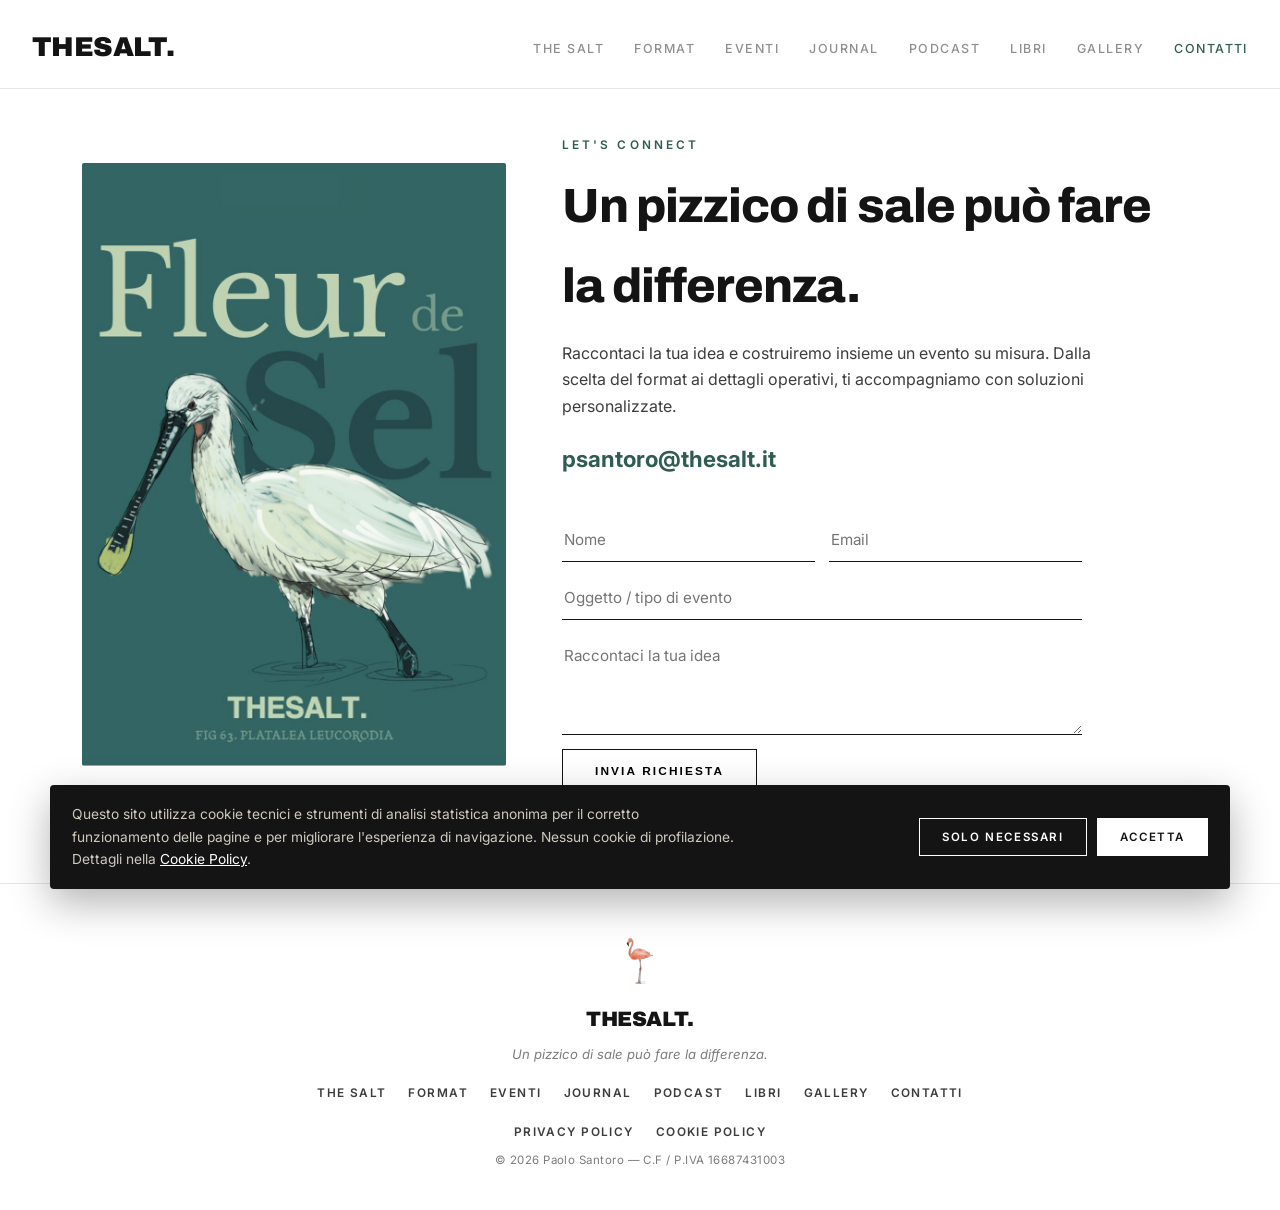
<file: contatti.html>
<!DOCTYPE html>
<html lang="it">
<head>
<meta charset="UTF-8">
<meta name="viewport" content="width=device-width, initial-scale=1">
<title>Contatti — THESALT.</title>
<meta name="description" content="Contatta THESALT. — Paolo Santoro. Un pizzico di sale può fare la differenza.">
<link rel="preconnect" href="https://fonts.googleapis.com">
<link rel="preconnect" href="https://fonts.gstatic.com" crossorigin>
<link href="https://fonts.googleapis.com/css2?family=Archivo:wght@600;700;800;900&family=Inter:wght@400;500;600&display=swap" rel="stylesheet">
<link rel="icon" href="assets/img/favicon.ico" sizes="any">
<link rel="icon" type="image/png" sizes="32x32" href="assets/img/favicon-32.png">
<link rel="icon" type="image/png" sizes="16x16" href="assets/img/favicon-16.png">
<link rel="apple-touch-icon" href="assets/img/apple-touch-icon.png">
<link rel="stylesheet" href="assets/style.css">
</head>
<body>

<header>
  <div class="nav">
    <a href="index.html" class="brand">THESALT.</a>
    <button class="burger" id="burger" aria-label="Menu"><span></span><span></span><span></span></button>
    <ul class="menu" id="menu">
      <li><a href="index.html#thesalt">The Salt</a></li>
      <li><a href="format.html">Format</a></li>
      <li><a href="index.html#eventi">Eventi</a></li>
      <li><a href="journal.html">Journal</a></li>
      <li><a href="index.html#podcast">Podcast</a></li>
      <li><a href="libri.html">Libri</a></li>
      <li><a href="gallery.html">Gallery</a></li>
      <li><a href="contatti.html" class="active">Contatti</a></li>
    </ul>
  </div>
</header>

<section class="section contact" style="padding-top:54px">
  <div class="wrap"><div class="contact-grid">
    <img class="poster" src="assets/img/fleur.jpg" alt="Fleur de Sel — THESALT.">
    <div>
      <div class="kicker" style="color:var(--teal);font-size:.74rem;letter-spacing:.26em;text-transform:uppercase;font-weight:600;margin-bottom:12px">Let's connect</div>
      <h2>Un pizzico di sale può fare la differenza.</h2>
      <p style="color:var(--ink-soft);margin-top:14px;max-width:54ch">Raccontaci la tua idea e costruiremo insieme un evento su misura. Dalla scelta del format ai dettagli operativi, ti accompagniamo con soluzioni personalizzate.</p>
      <a class="mail" href="mailto:psantoro@thesalt.it">psantoro@thesalt.it</a>

      <div id="thanks" style="display:none;border:1px solid var(--teal);padding:16px 18px;margin-top:18px;color:var(--teal);font-weight:600">
        Grazie! La tua richiesta è stata inviata. Ti risponderemo al più presto.
      </div>

      <!-- Invio email via FormSubmit (gratuito).
           ATTENZIONE: al PRIMO invio FormSubmit manda una mail di attivazione a
           psantoro@thesalt.it: va aperta una sola volta e cliccato il link di conferma.
           Da quel momento tutte le richieste arrivano in casella. -->
      <form id="contactForm" action="https://formsubmit.co/psantoro@thesalt.it" method="POST">
        <input type="hidden" name="_subject" value="Nuova richiesta dal sito THE SALT.">
        <input type="hidden" name="_captcha" value="false">
        <input type="hidden" name="_template" value="table">
        <input type="hidden" name="_next" value="https://thesalt.it/contatti.html?ok=1">
        <input type="text" name="_honey" style="display:none">
        <div class="row2">
          <input type="text"  name="Nome"  placeholder="Nome" required>
          <input type="email" name="Email" placeholder="Email" required>
        </div>
        <input type="text" name="Oggetto" placeholder="Oggetto / tipo di evento">
        <textarea name="Messaggio" rows="4" placeholder="Raccontaci la tua idea"></textarea>
        <button type="submit" class="btn" style="justify-self:start">Invia richiesta</button>
      </form>
    </div>
  </div></div>
</section>

<footer>
  <div class="wrap">
    <img class="spoon" src="assets/img/spoonbill.png" alt="THE SALT">
    <div class="fmark">THESALT.</div>
    <div class="ftag">Un pizzico di sale può fare la differenza.</div>
    <div class="flinks">
      <a href="index.html#thesalt">The Salt</a><a href="format.html">Format</a><a href="index.html#eventi">Eventi</a>
      <a href="journal.html">Journal</a><a href="index.html#podcast">Podcast</a><a href="libri.html">Libri</a>
      <a href="gallery.html">Gallery</a><a href="contatti.html">Contatti</a>
    </div>
    <div class="flinks" style="margin-bottom:8px"><a href="privacy.html">Privacy Policy</a><a href="cookie.html">Cookie Policy</a></div>
    <div class="copy">© 2026 Paolo Santoro — C.F / P.IVA 16687431003</div>
  </div>
</footer>

<div id="cookie-banner">
  <p>Questo sito utilizza cookie tecnici e strumenti di analisi statistica anonima per il corretto funzionamento delle pagine e per migliorare l'esperienza di navigazione. Nessun cookie di profilazione. Dettagli nella <a href="cookie.html">Cookie Policy</a>.</p>
  <div class="cta">
    <button class="decline" onclick="tsCookie('necessary')">Solo necessari</button>
    <button class="accept" onclick="tsCookie('all')">Accetta</button>
  </div>
</div>

<script>
  const burger=document.getElementById('burger'),menu=document.getElementById('menu');
  burger.addEventListener('click',()=>menu.classList.toggle('open'));
  menu.querySelectorAll('a').forEach(a=>a.addEventListener('click',()=>menu.classList.remove('open')));
  // mostra conferma dopo l'invio (ritorno da FormSubmit con ?ok=1)
  if(location.search.indexOf('ok=1')!==-1){var t=document.getElementById('thanks');if(t){t.style.display='block';var f=document.getElementById('contactForm');if(f)f.style.display='none';}}
  try{if(!localStorage.getItem('ts-cookie')){document.getElementById('cookie-banner').classList.add('show');}}catch(e){}
  function tsCookie(v){try{localStorage.setItem('ts-cookie',v);}catch(e){}document.getElementById('cookie-banner').classList.remove('show');}
</script>
</body>
</html>
</file>
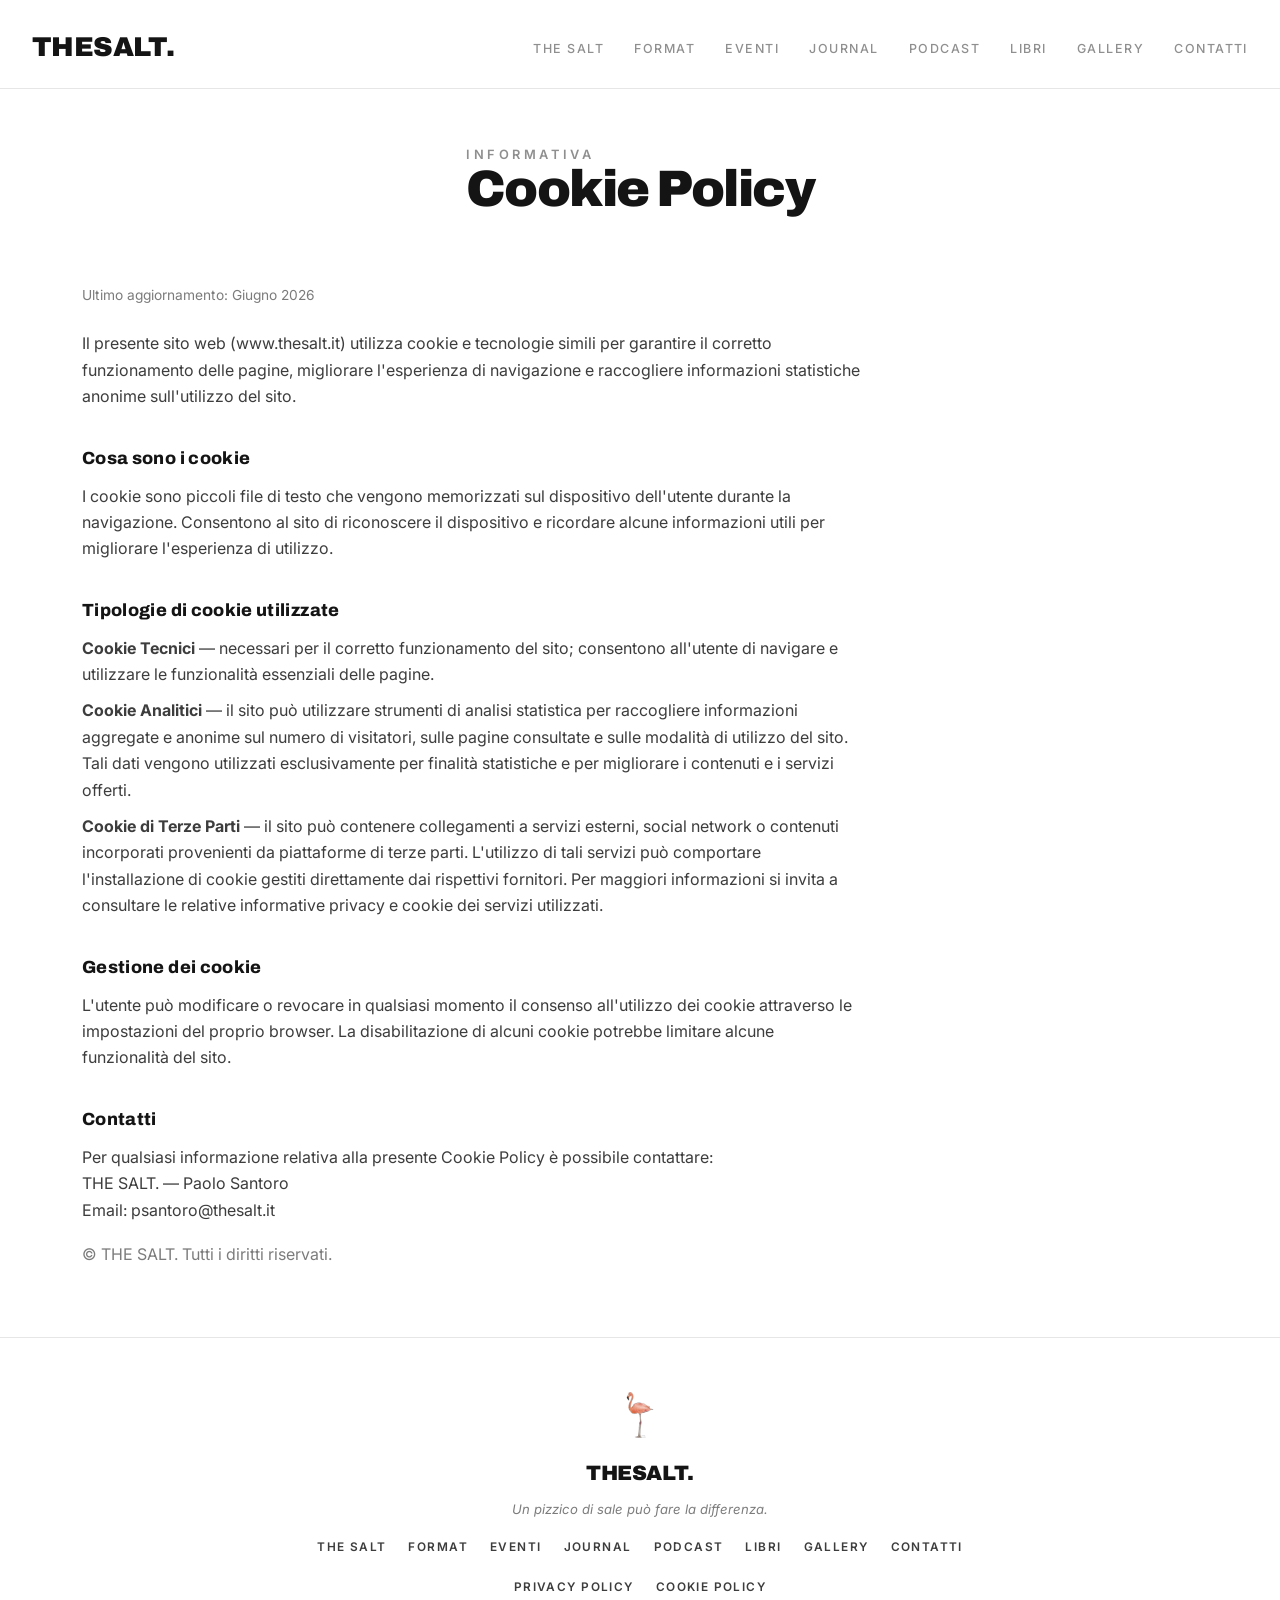
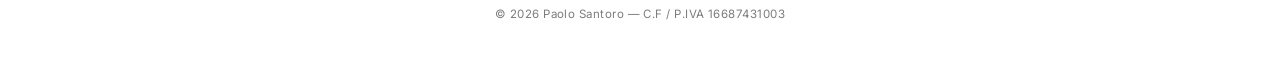
<file: cookie.html>
<!DOCTYPE html>
<html lang="it">
<head>
<meta charset="UTF-8">
<meta name="viewport" content="width=device-width, initial-scale=1">
<title>Cookie Policy — THESALT.</title>
<meta name="robots" content="noindex">
<link rel="preconnect" href="https://fonts.googleapis.com">
<link rel="preconnect" href="https://fonts.gstatic.com" crossorigin>
<link href="https://fonts.googleapis.com/css2?family=Archivo:wght@600;700;800;900&family=Inter:wght@400;500;600&display=swap" rel="stylesheet">
<link rel="icon" href="assets/img/favicon.ico" sizes="any">
<link rel="icon" type="image/png" sizes="32x32" href="assets/img/favicon-32.png">
<link rel="apple-touch-icon" href="assets/img/apple-touch-icon.png">
<link rel="stylesheet" href="assets/style.css">
</head>
<body>

<header>
  <div class="nav">
    <a href="index.html" class="brand">THESALT.</a>
    <button class="burger" id="burger" aria-label="Menu"><span></span><span></span><span></span></button>
    <ul class="menu" id="menu">
      <li><a href="index.html#thesalt">The Salt</a></li>
      <li><a href="format.html">Format</a></li>
      <li><a href="index.html#eventi">Eventi</a></li>
      <li><a href="journal.html">Journal</a></li>
      <li><a href="index.html#podcast">Podcast</a></li>
      <li><a href="libri.html">Libri</a></li>
      <li><a href="gallery.html">Gallery</a></li>
      <li><a href="contatti.html">Contatti</a></li>
    </ul>
  </div>
</header>

<section class="hero" style="min-height:auto;padding:54px 0 10px">
  <div class="wrap">
    <div class="tagline">Informativa</div>
    <h1 style="font-size:clamp(2rem,5vw,3.2rem)">Cookie Policy</h1>
  </div>
</section>

<section class="section tight">
  <div class="wrap">
    <div class="legal reveal">
      <p class="updated">Ultimo aggiornamento: Giugno 2026</p>
      <p>Il presente sito web (<a href="https://www.thesalt.it">www.thesalt.it</a>) utilizza cookie e tecnologie simili per garantire il corretto funzionamento delle pagine, migliorare l'esperienza di navigazione e raccogliere informazioni statistiche anonime sull'utilizzo del sito.</p>

      <h2>Cosa sono i cookie</h2>
      <p>I cookie sono piccoli file di testo che vengono memorizzati sul dispositivo dell'utente durante la navigazione. Consentono al sito di riconoscere il dispositivo e ricordare alcune informazioni utili per migliorare l'esperienza di utilizzo.</p>

      <h2>Tipologie di cookie utilizzate</h2>
      <p><strong>Cookie Tecnici</strong> — necessari per il corretto funzionamento del sito; consentono all'utente di navigare e utilizzare le funzionalità essenziali delle pagine.</p>
      <p><strong>Cookie Analitici</strong> — il sito può utilizzare strumenti di analisi statistica per raccogliere informazioni aggregate e anonime sul numero di visitatori, sulle pagine consultate e sulle modalità di utilizzo del sito. Tali dati vengono utilizzati esclusivamente per finalità statistiche e per migliorare i contenuti e i servizi offerti.</p>
      <p><strong>Cookie di Terze Parti</strong> — il sito può contenere collegamenti a servizi esterni, social network o contenuti incorporati provenienti da piattaforme di terze parti. L'utilizzo di tali servizi può comportare l'installazione di cookie gestiti direttamente dai rispettivi fornitori. Per maggiori informazioni si invita a consultare le relative informative privacy e cookie dei servizi utilizzati.</p>

      <h2>Gestione dei cookie</h2>
      <p>L'utente può modificare o revocare in qualsiasi momento il consenso all'utilizzo dei cookie attraverso le impostazioni del proprio browser. La disabilitazione di alcuni cookie potrebbe limitare alcune funzionalità del sito.</p>

      <h2>Contatti</h2>
      <p>Per qualsiasi informazione relativa alla presente Cookie Policy è possibile contattare:<br>THE SALT. — Paolo Santoro<br>Email: <a href="mailto:psantoro@thesalt.it">psantoro@thesalt.it</a></p>
      <p style="color:var(--muted);margin-top:18px">© THE SALT. Tutti i diritti riservati.</p>
    </div>
  </div>
</section>

<footer>
  <div class="wrap">
    <img class="spoon" src="assets/img/spoonbill.png" alt="THE SALT">
    <div class="fmark">THESALT.</div>
    <div class="ftag">Un pizzico di sale può fare la differenza.</div>
    <div class="flinks">
      <a href="index.html#thesalt">The Salt</a><a href="format.html">Format</a><a href="index.html#eventi">Eventi</a>
      <a href="journal.html">Journal</a><a href="index.html#podcast">Podcast</a><a href="libri.html">Libri</a>
      <a href="gallery.html">Gallery</a><a href="contatti.html">Contatti</a>
    </div>
    <div class="flinks" style="margin-bottom:8px"><a href="privacy.html">Privacy Policy</a><a href="cookie.html">Cookie Policy</a></div>
    <div class="copy">© 2026 Paolo Santoro — C.F / P.IVA 16687431003</div>
  </div>
</footer>

<script>
  const burger=document.getElementById('burger'),menu=document.getElementById('menu');
  burger.addEventListener('click',()=>menu.classList.toggle('open'));
  menu.querySelectorAll('a').forEach(a=>a.addEventListener('click',()=>menu.classList.remove('open')));
  const io=new IntersectionObserver(es=>es.forEach(e=>{if(e.isIntersecting)e.target.classList.add('in')}),{threshold:.06});
  document.querySelectorAll('.reveal').forEach(el=>io.observe(el));
</script>
</body>
</html>
</file>
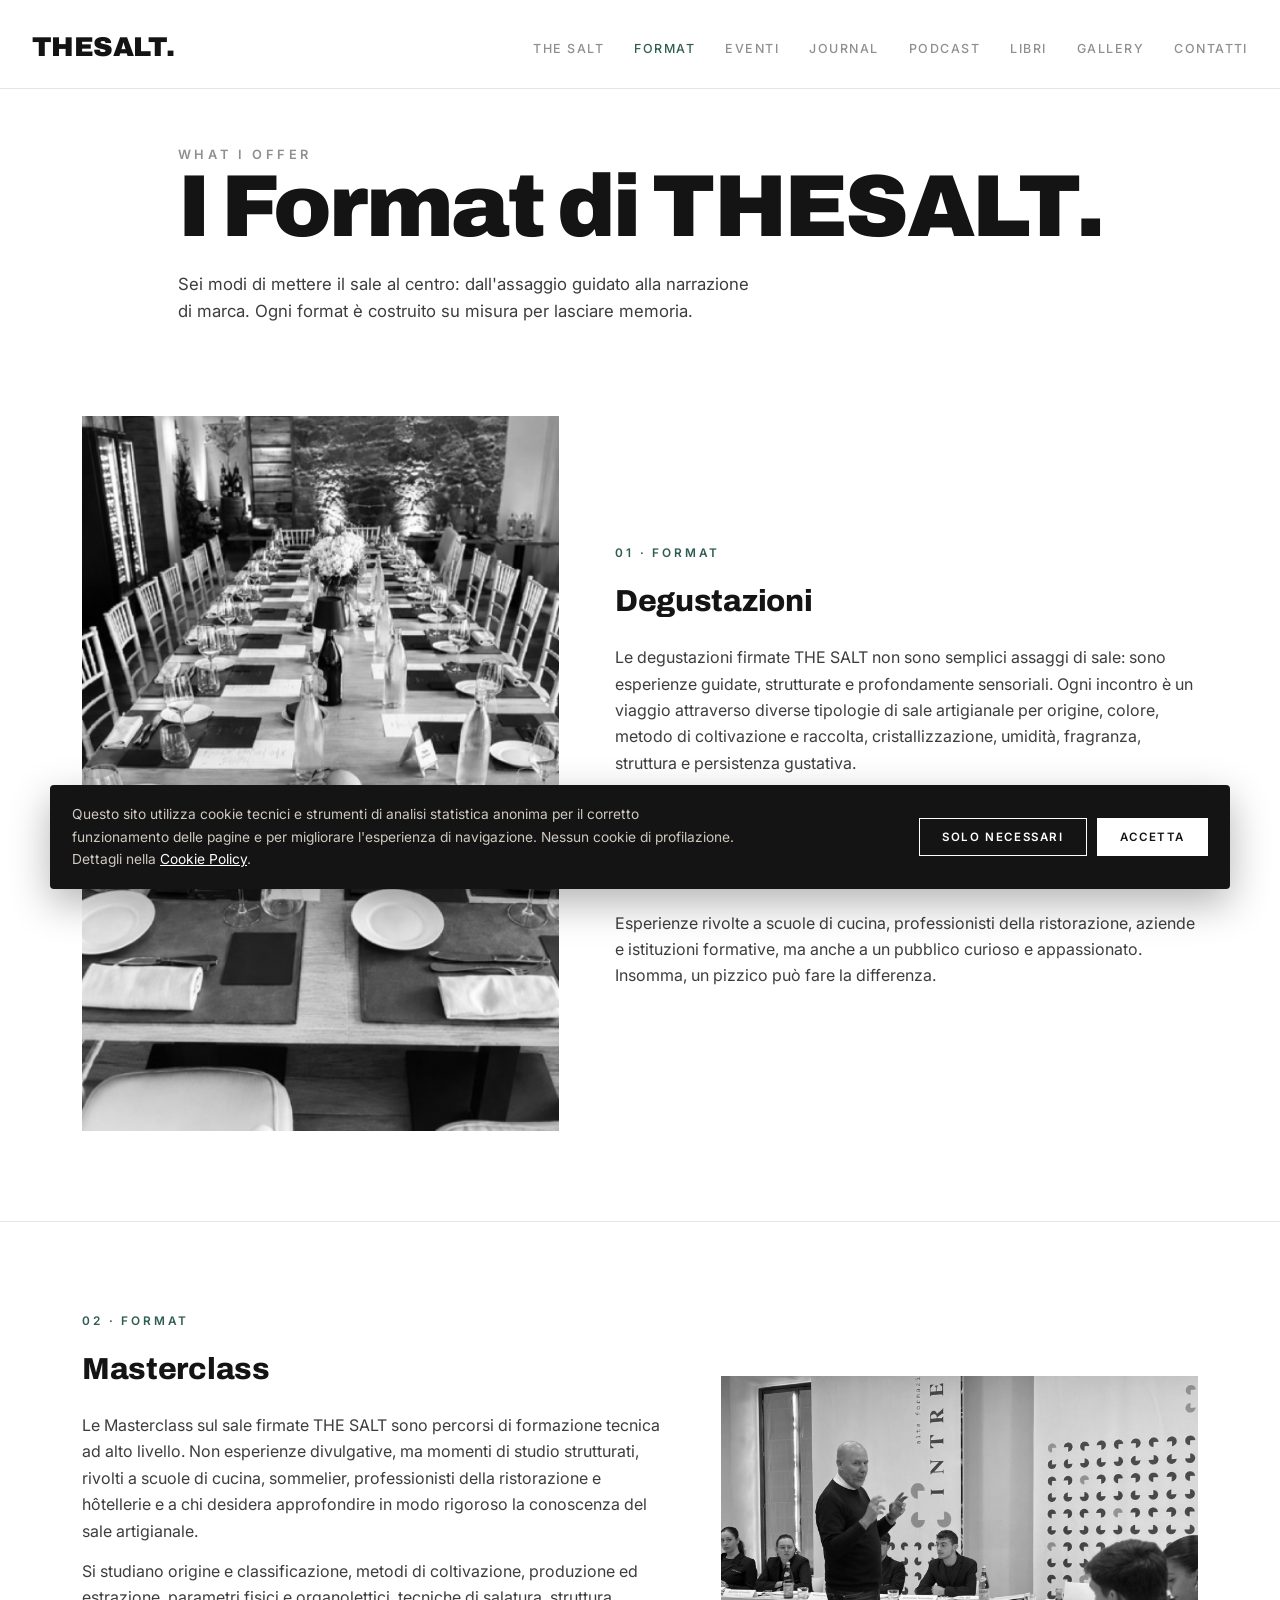
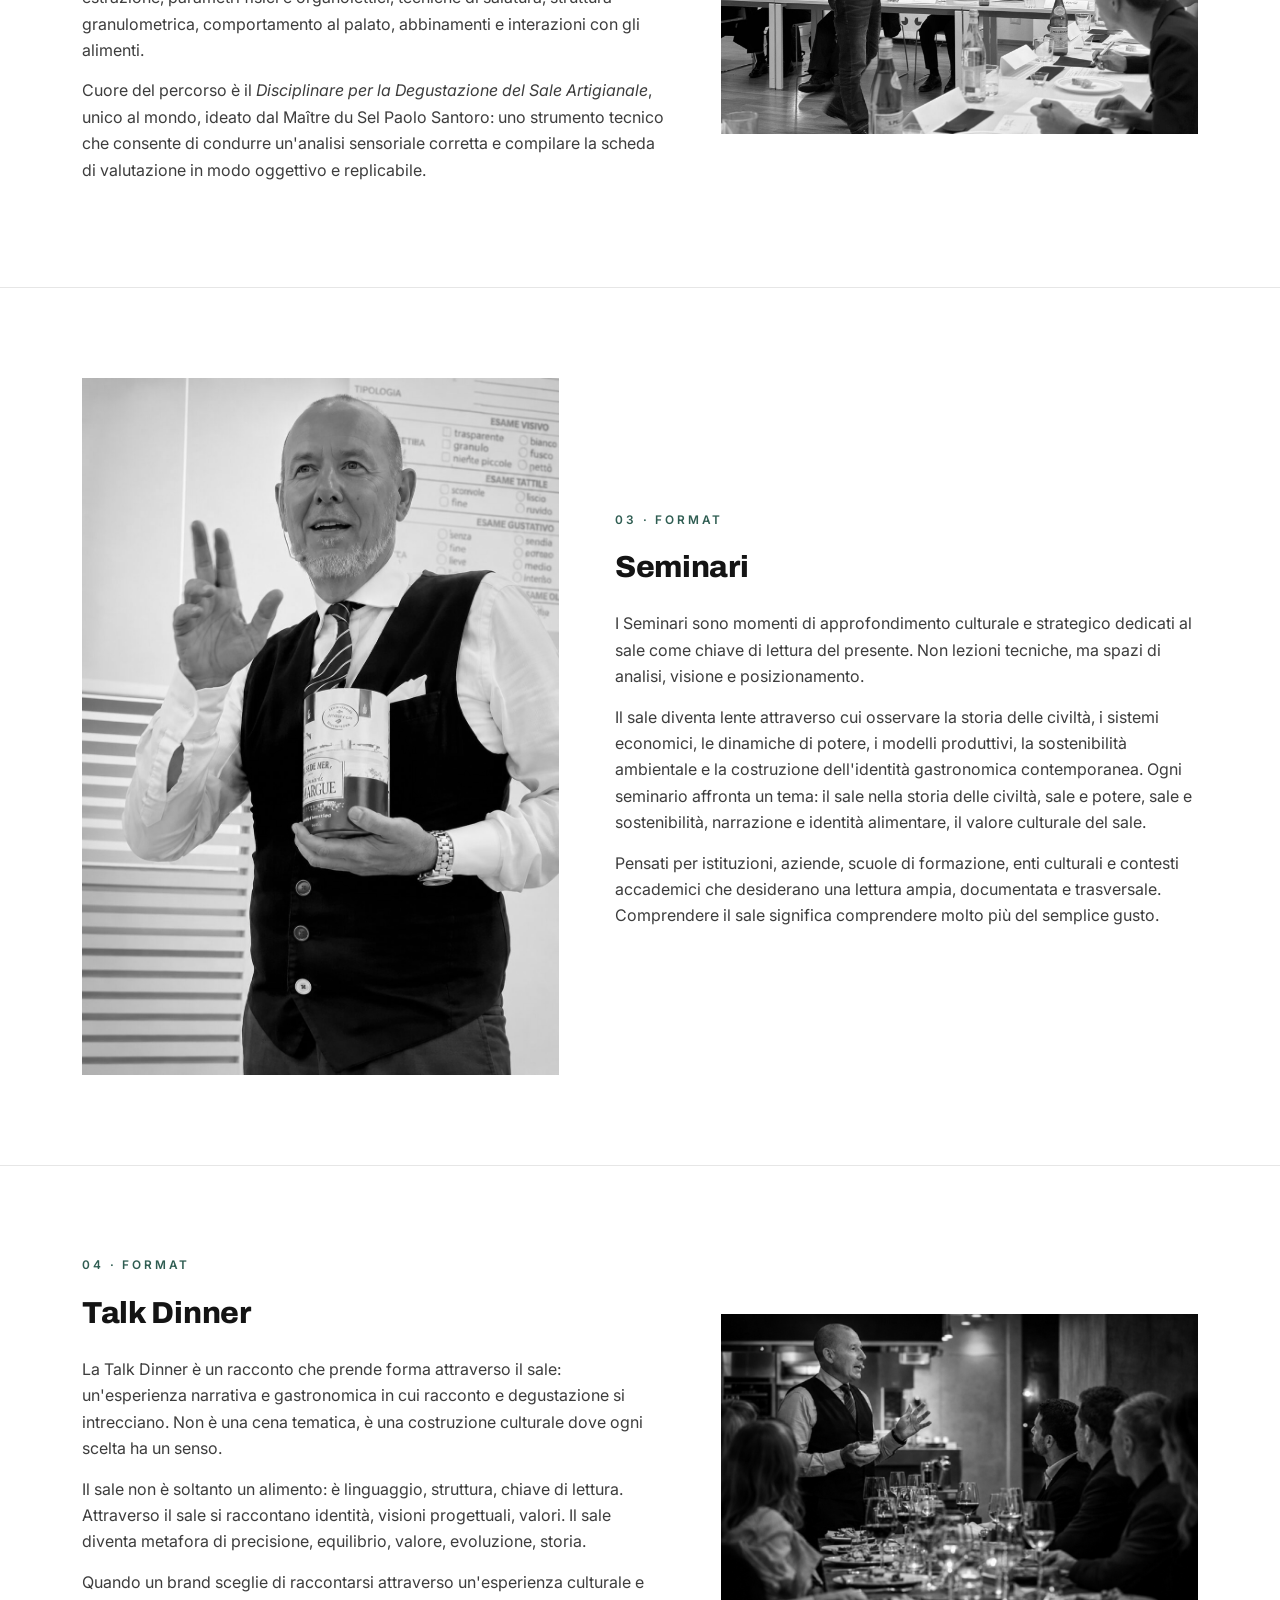
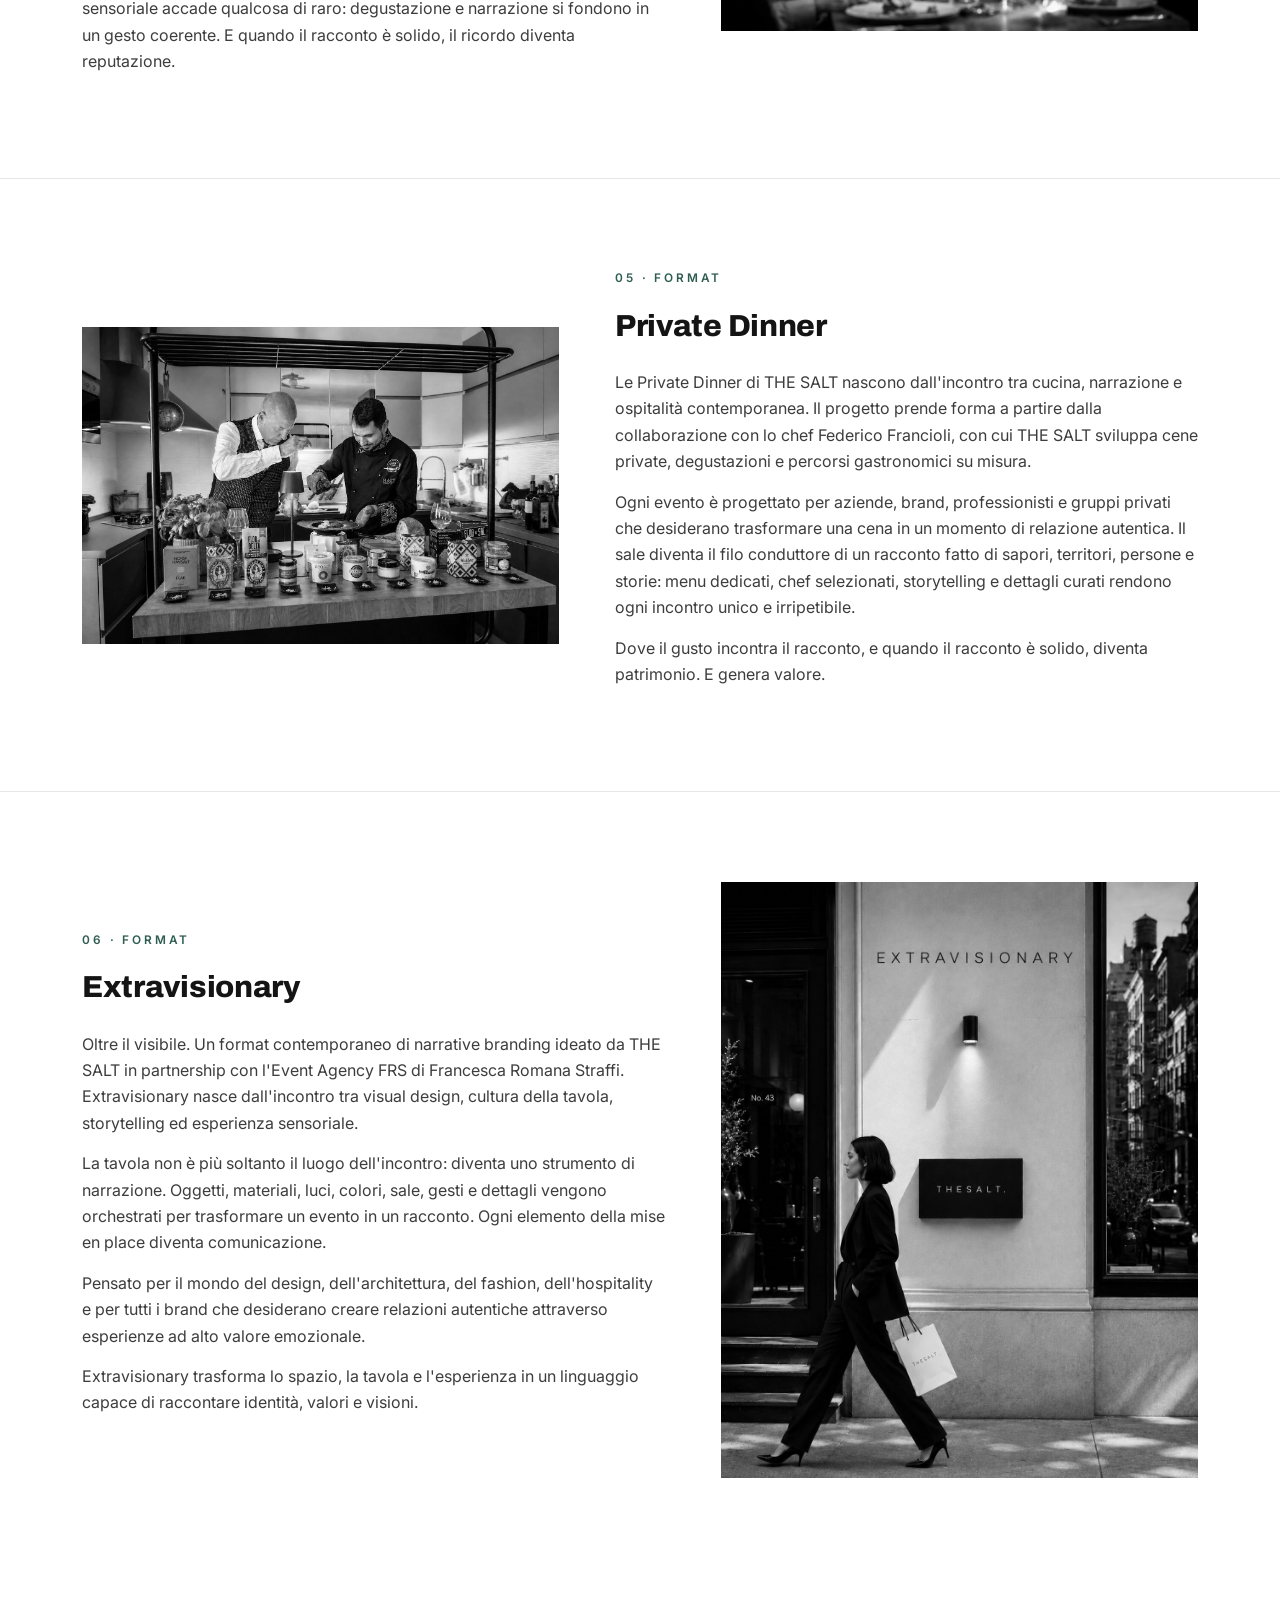
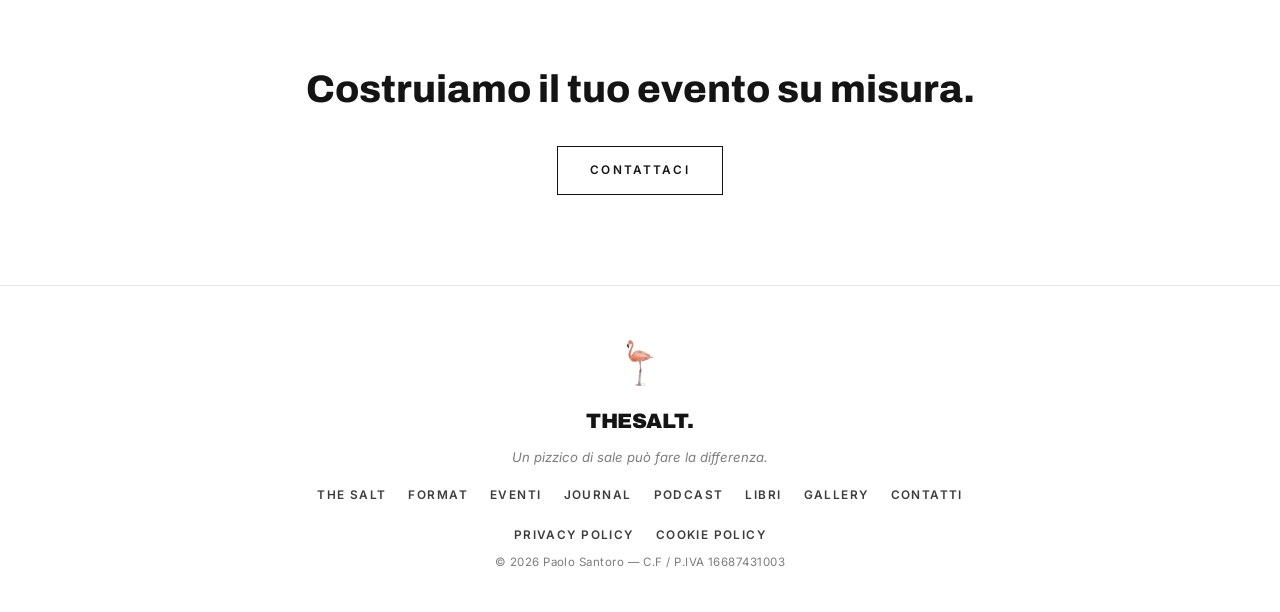
<file: format.html>
<!DOCTYPE html>
<html lang="it">
<head>
<meta charset="UTF-8">
<meta name="viewport" content="width=device-width, initial-scale=1">
<title>Format — THESALT.</title>
<meta name="description" content="I format di THESALT.: Degustazioni, Masterclass, Seminari, Talk Dinner, Private Dinner, Extravisionary.">
<link rel="preconnect" href="https://fonts.googleapis.com">
<link rel="preconnect" href="https://fonts.gstatic.com" crossorigin>
<link href="https://fonts.googleapis.com/css2?family=Archivo:wght@600;700;800;900&family=Inter:wght@400;500;600&display=swap" rel="stylesheet">
<link rel="icon" href="assets/img/favicon.ico" sizes="any">
<link rel="icon" type="image/png" sizes="32x32" href="assets/img/favicon-32.png">
<link rel="icon" type="image/png" sizes="16x16" href="assets/img/favicon-16.png">
<link rel="apple-touch-icon" href="assets/img/apple-touch-icon.png">
<link rel="stylesheet" href="assets/style.css">
</head>
<body>

<header>
  <div class="nav">
    <a href="index.html" class="brand">THESALT.</a>
    <button class="burger" id="burger" aria-label="Menu"><span></span><span></span><span></span></button>
    <ul class="menu" id="menu">
      <li><a href="index.html#thesalt">The Salt</a></li>
      <li><a href="format.html" class="active">Format</a></li>
      <li><a href="index.html#eventi">Eventi</a></li>
      <li><a href="journal.html">Journal</a></li>
      <li><a href="index.html#podcast">Podcast</a></li>
      <li><a href="libri.html">Libri</a></li>
      <li><a href="gallery.html">Gallery</a></li>
      <li><a href="contatti.html">Contatti</a></li>
    </ul>
  </div>
</header>

<section class="hero" style="padding-bottom:0;min-height:auto;padding-top:54px">
  <div class="wrap">
    <div class="tagline">What I offer</div>
    <h1>I Format di THESALT.</h1>
    <p class="sub">Sei modi di mettere il sale al centro: dall'assaggio guidato alla narrazione di marca. Ogni format è costruito su misura per lasciare memoria.</p>
  </div>
</section>

<section class="section" id="degustazioni">
  <div class="wrap"><div class="editorial reveal">
    <img src="assets/img/f-degustazioni.jpg" alt="Degustazioni — assaggio guidato di sali artigianali">
    <div class="body">
      <div class="label">01 · Format</div>
      <h3>Degustazioni</h3>
      <p>Le degustazioni firmate THE SALT non sono semplici assaggi di sale: sono esperienze guidate, strutturate e profondamente sensoriali. Ogni incontro è un viaggio attraverso diverse tipologie di sale artigianale per origine, colore, metodo di coltivazione e raccolta, cristallizzazione, umidità, fragranza, struttura e persistenza gustativa.</p>
      <p>Il sale viene analizzato prima in purezza e poi in abbinamento con pane e olio, per comprendere l'impatto reale sul cibo. Si colgono differenze sottili, si affinano le percezioni, si scopre la consapevolezza del valore e dell'identità di ciascun sale.</p>
      <p>Esperienze rivolte a scuole di cucina, professionisti della ristorazione, aziende e istituzioni formative, ma anche a un pubblico curioso e appassionato. Insomma, un pizzico può fare la differenza.</p>
    </div>
  </div></div>
</section>

<hr class="divider">

<section class="section" id="masterclass">
  <div class="wrap"><div class="editorial rev reveal">
    <div class="body">
      <div class="label">02 · Format</div>
      <h3>Masterclass</h3>
      <p>Le Masterclass sul sale firmate THE SALT sono percorsi di formazione tecnica ad alto livello. Non esperienze divulgative, ma momenti di studio strutturati, rivolti a scuole di cucina, sommelier, professionisti della ristorazione e hôtellerie e a chi desidera approfondire in modo rigoroso la conoscenza del sale artigianale.</p>
      <p>Si studiano origine e classificazione, metodi di coltivazione, produzione ed estrazione, parametri fisici e organolettici, tecniche di salatura, struttura granulometrica, comportamento al palato, abbinamenti e interazioni con gli alimenti.</p>
      <p>Cuore del percorso è il <em>Disciplinare per la Degustazione del Sale Artigianale</em>, unico al mondo, ideato dal Maître du Sel Paolo Santoro: uno strumento tecnico che consente di condurre un'analisi sensoriale corretta e compilare la scheda di valutazione in modo oggettivo e replicabile.</p>
    </div>
    <img src="assets/img/f-masterclass.jpg" alt="Masterclass">
  </div></div>
</section>

<hr class="divider">

<section class="section" id="seminari">
  <div class="wrap"><div class="editorial reveal">
    <img src="assets/img/f-seminari.jpg" alt="Seminari">
    <div class="body">
      <div class="label">03 · Format</div>
      <h3>Seminari</h3>
      <p>I Seminari sono momenti di approfondimento culturale e strategico dedicati al sale come chiave di lettura del presente. Non lezioni tecniche, ma spazi di analisi, visione e posizionamento.</p>
      <p>Il sale diventa lente attraverso cui osservare la storia delle civiltà, i sistemi economici, le dinamiche di potere, i modelli produttivi, la sostenibilità ambientale e la costruzione dell'identità gastronomica contemporanea. Ogni seminario affronta un tema: il sale nella storia delle civiltà, sale e potere, sale e sostenibilità, narrazione e identità alimentare, il valore culturale del sale.</p>
      <p>Pensati per istituzioni, aziende, scuole di formazione, enti culturali e contesti accademici che desiderano una lettura ampia, documentata e trasversale. Comprendere il sale significa comprendere molto più del semplice gusto.</p>
    </div>
  </div></div>
</section>

<hr class="divider">

<section class="section" id="talk-dinner">
  <div class="wrap"><div class="editorial rev reveal">
    <div class="body">
      <div class="label">04 · Format</div>
      <h3>Talk Dinner</h3>
      <p>La Talk Dinner è un racconto che prende forma attraverso il sale: un'esperienza narrativa e gastronomica in cui racconto e degustazione si intrecciano. Non è una cena tematica, è una costruzione culturale dove ogni scelta ha un senso.</p>
      <p>Il sale non è soltanto un alimento: è linguaggio, struttura, chiave di lettura. Attraverso il sale si raccontano identità, visioni progettuali, valori. Il sale diventa metafora di precisione, equilibrio, valore, evoluzione, storia.</p>
      <p>Quando un brand sceglie di raccontarsi attraverso un'esperienza culturale e sensoriale accade qualcosa di raro: degustazione e narrazione si fondono in un gesto coerente. E quando il racconto è solido, il ricordo diventa reputazione.</p>
    </div>
    <img src="assets/img/f-talkdinner.jpg" alt="Talk Dinner — narrazione e degustazione a tavola">
  </div></div>
</section>

<hr class="divider">

<section class="section" id="private-dinner">
  <div class="wrap"><div class="editorial reveal">
    <img src="assets/img/f-privatedinner.jpg" alt="Private Dinner">
    <div class="body">
      <div class="label">05 · Format</div>
      <h3>Private Dinner</h3>
      <p>Le Private Dinner di THE SALT nascono dall'incontro tra cucina, narrazione e ospitalità contemporanea. Il progetto prende forma a partire dalla collaborazione con lo chef Federico Francioli, con cui THE SALT sviluppa cene private, degustazioni e percorsi gastronomici su misura.</p>
      <p>Ogni evento è progettato per aziende, brand, professionisti e gruppi privati che desiderano trasformare una cena in un momento di relazione autentica. Il sale diventa il filo conduttore di un racconto fatto di sapori, territori, persone e storie: menu dedicati, chef selezionati, storytelling e dettagli curati rendono ogni incontro unico e irripetibile.</p>
      <p>Dove il gusto incontra il racconto, e quando il racconto è solido, diventa patrimonio. E genera valore.</p>
    </div>
  </div></div>
</section>

<hr class="divider">

<section class="section" id="extravisionary">
  <div class="wrap"><div class="editorial rev reveal">
    <div class="body">
      <div class="label">06 · Format</div>
      <h3>Extravisionary</h3>
      <p>Oltre il visibile. Un format contemporaneo di narrative branding ideato da THE SALT in partnership con l'Event Agency FRS di Francesca Romana Straffi. Extravisionary nasce dall'incontro tra visual design, cultura della tavola, storytelling ed esperienza sensoriale.</p>
      <p>La tavola non è più soltanto il luogo dell'incontro: diventa uno strumento di narrazione. Oggetti, materiali, luci, colori, sale, gesti e dettagli vengono orchestrati per trasformare un evento in un racconto. Ogni elemento della mise en place diventa comunicazione.</p>
      <p>Pensato per il mondo del design, dell'architettura, del fashion, dell'hospitality e per tutti i brand che desiderano creare relazioni autentiche attraverso esperienze ad alto valore emozionale.</p>
      <p>Extravisionary trasforma lo spazio, la tavola e l'esperienza in un linguaggio capace di raccontare identità, valori e visioni.</p>
    </div>
    <img src="assets/img/extravisionary.jpg" alt="Extravisionary">
  </div></div>
</section>

<section class="section" style="text-align:center">
  <div class="wrap">
    <h2 style="font-family:Archivo;font-weight:800;font-size:clamp(1.6rem,3.5vw,2.4rem);margin-bottom:24px">Costruiamo il tuo evento su misura.</h2>
    <a class="btn" href="contatti.html">Contattaci</a>
  </div>
</section>

<footer>
  <div class="wrap">
    <img class="spoon" src="assets/img/spoonbill.png" alt="THE SALT">
    <div class="fmark">THESALT.</div>
    <div class="ftag">Un pizzico di sale può fare la differenza.</div>
    <div class="flinks">
      <a href="index.html#thesalt">The Salt</a><a href="format.html">Format</a><a href="index.html#eventi">Eventi</a>
      <a href="journal.html">Journal</a><a href="index.html#podcast">Podcast</a><a href="libri.html">Libri</a>
      <a href="gallery.html">Gallery</a><a href="contatti.html">Contatti</a>
    </div>
    <div class="flinks" style="margin-bottom:8px"><a href="privacy.html">Privacy Policy</a><a href="cookie.html">Cookie Policy</a></div>
    <div class="copy">© 2026 Paolo Santoro — C.F / P.IVA 16687431003</div>
  </div>
</footer>

<div id="cookie-banner">
  <p>Questo sito utilizza cookie tecnici e strumenti di analisi statistica anonima per il corretto funzionamento delle pagine e per migliorare l'esperienza di navigazione. Nessun cookie di profilazione. Dettagli nella <a href="cookie.html">Cookie Policy</a>.</p>
  <div class="cta">
    <button class="decline" onclick="tsCookie('necessary')">Solo necessari</button>
    <button class="accept" onclick="tsCookie('all')">Accetta</button>
  </div>
</div>

<script>
  const burger=document.getElementById('burger'),menu=document.getElementById('menu');
  burger.addEventListener('click',()=>menu.classList.toggle('open'));
  menu.querySelectorAll('a').forEach(a=>a.addEventListener('click',()=>menu.classList.remove('open')));
  const io=new IntersectionObserver(es=>es.forEach(e=>{if(e.isIntersecting)e.target.classList.add('in')}),{threshold:.12});
  document.querySelectorAll('.reveal').forEach(el=>io.observe(el));
  try{if(!localStorage.getItem('ts-cookie')){document.getElementById('cookie-banner').classList.add('show');}}catch(e){}
  function tsCookie(v){try{localStorage.setItem('ts-cookie',v);}catch(e){}document.getElementById('cookie-banner').classList.remove('show');}
</script>
</body>
</html>
</file>
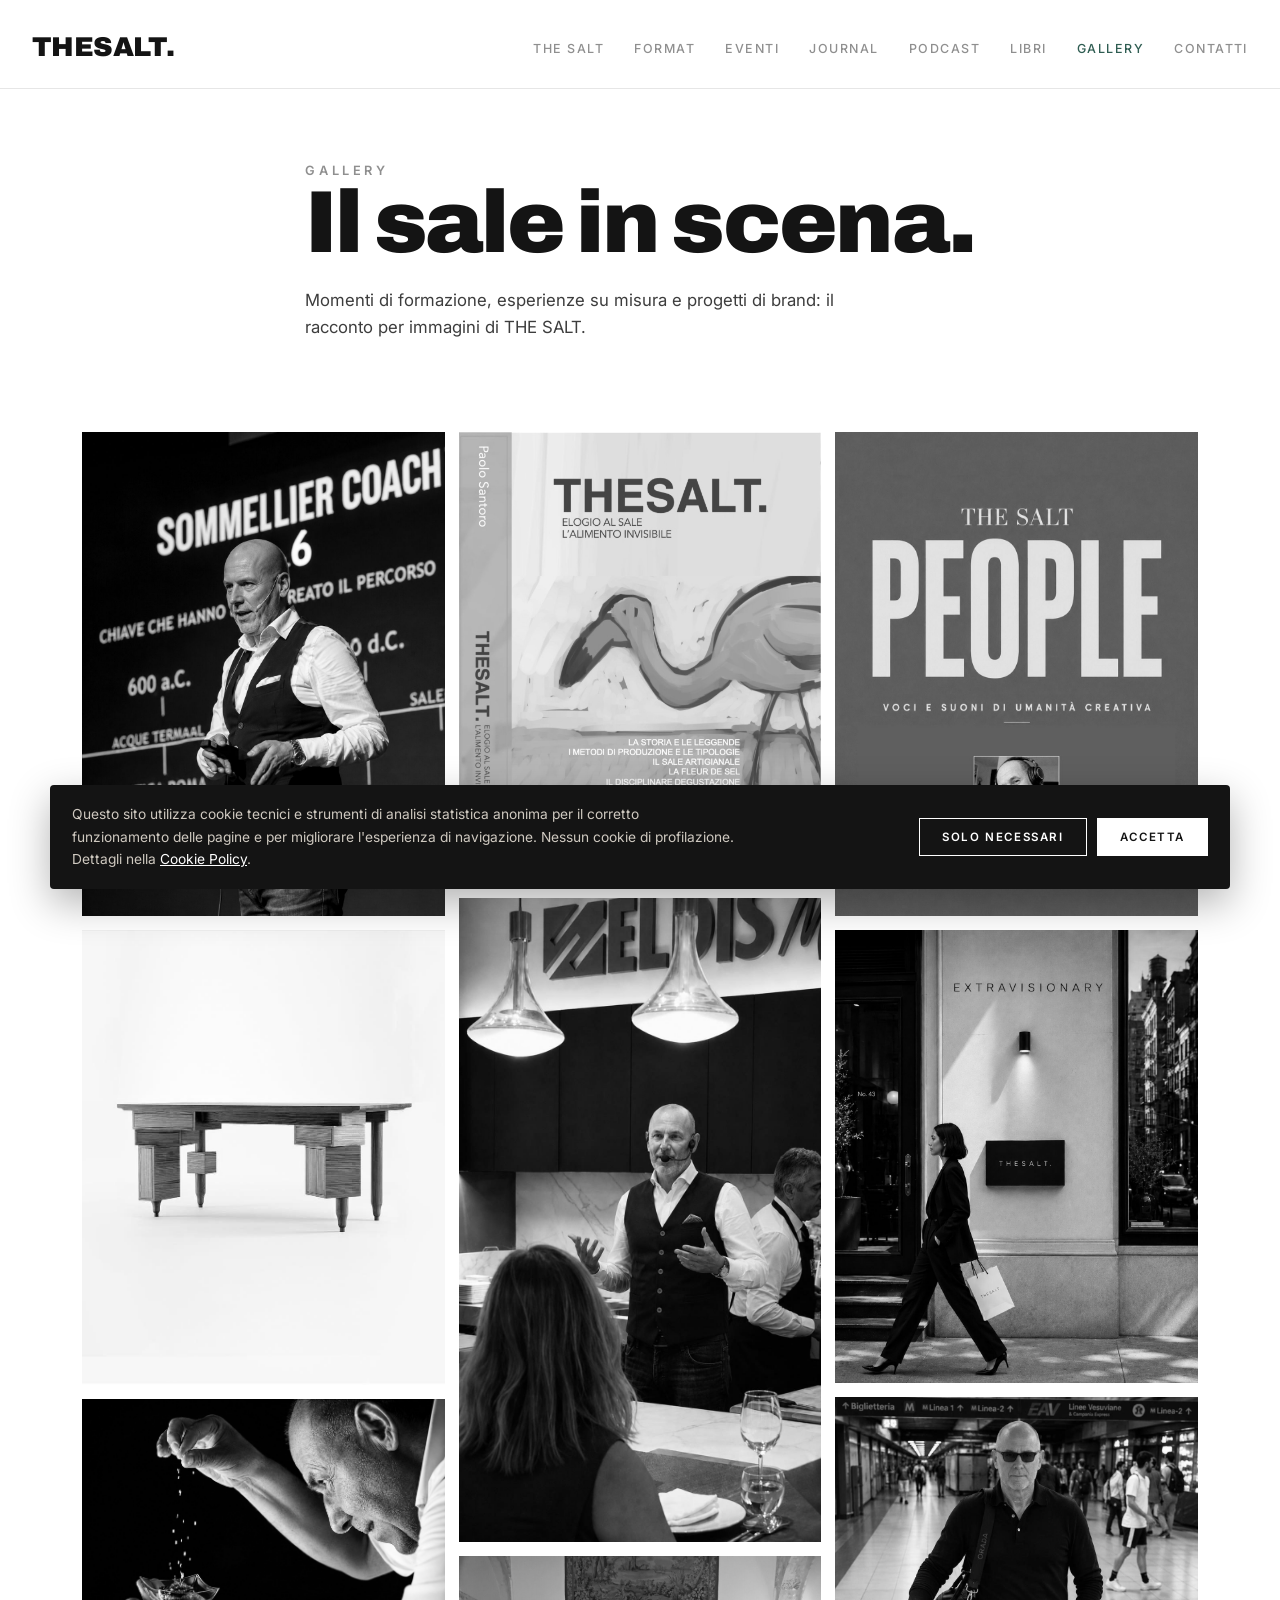
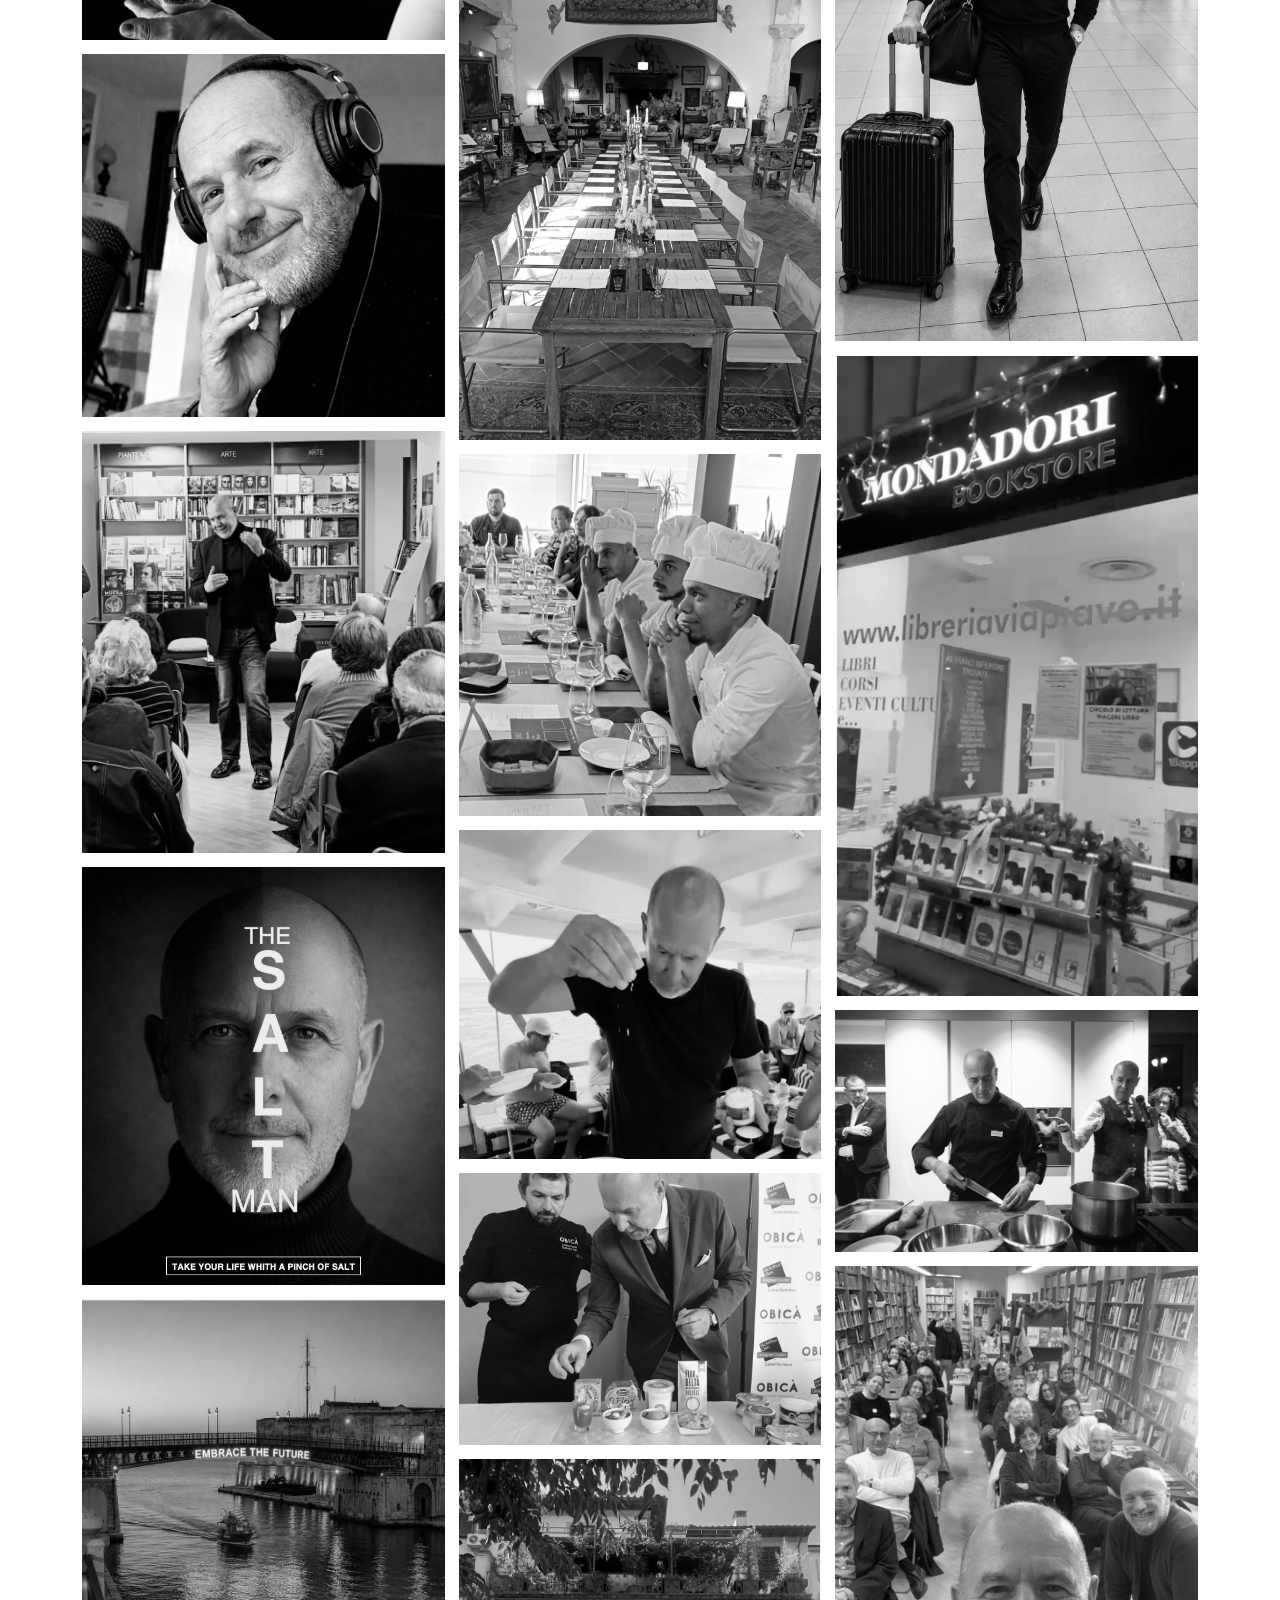
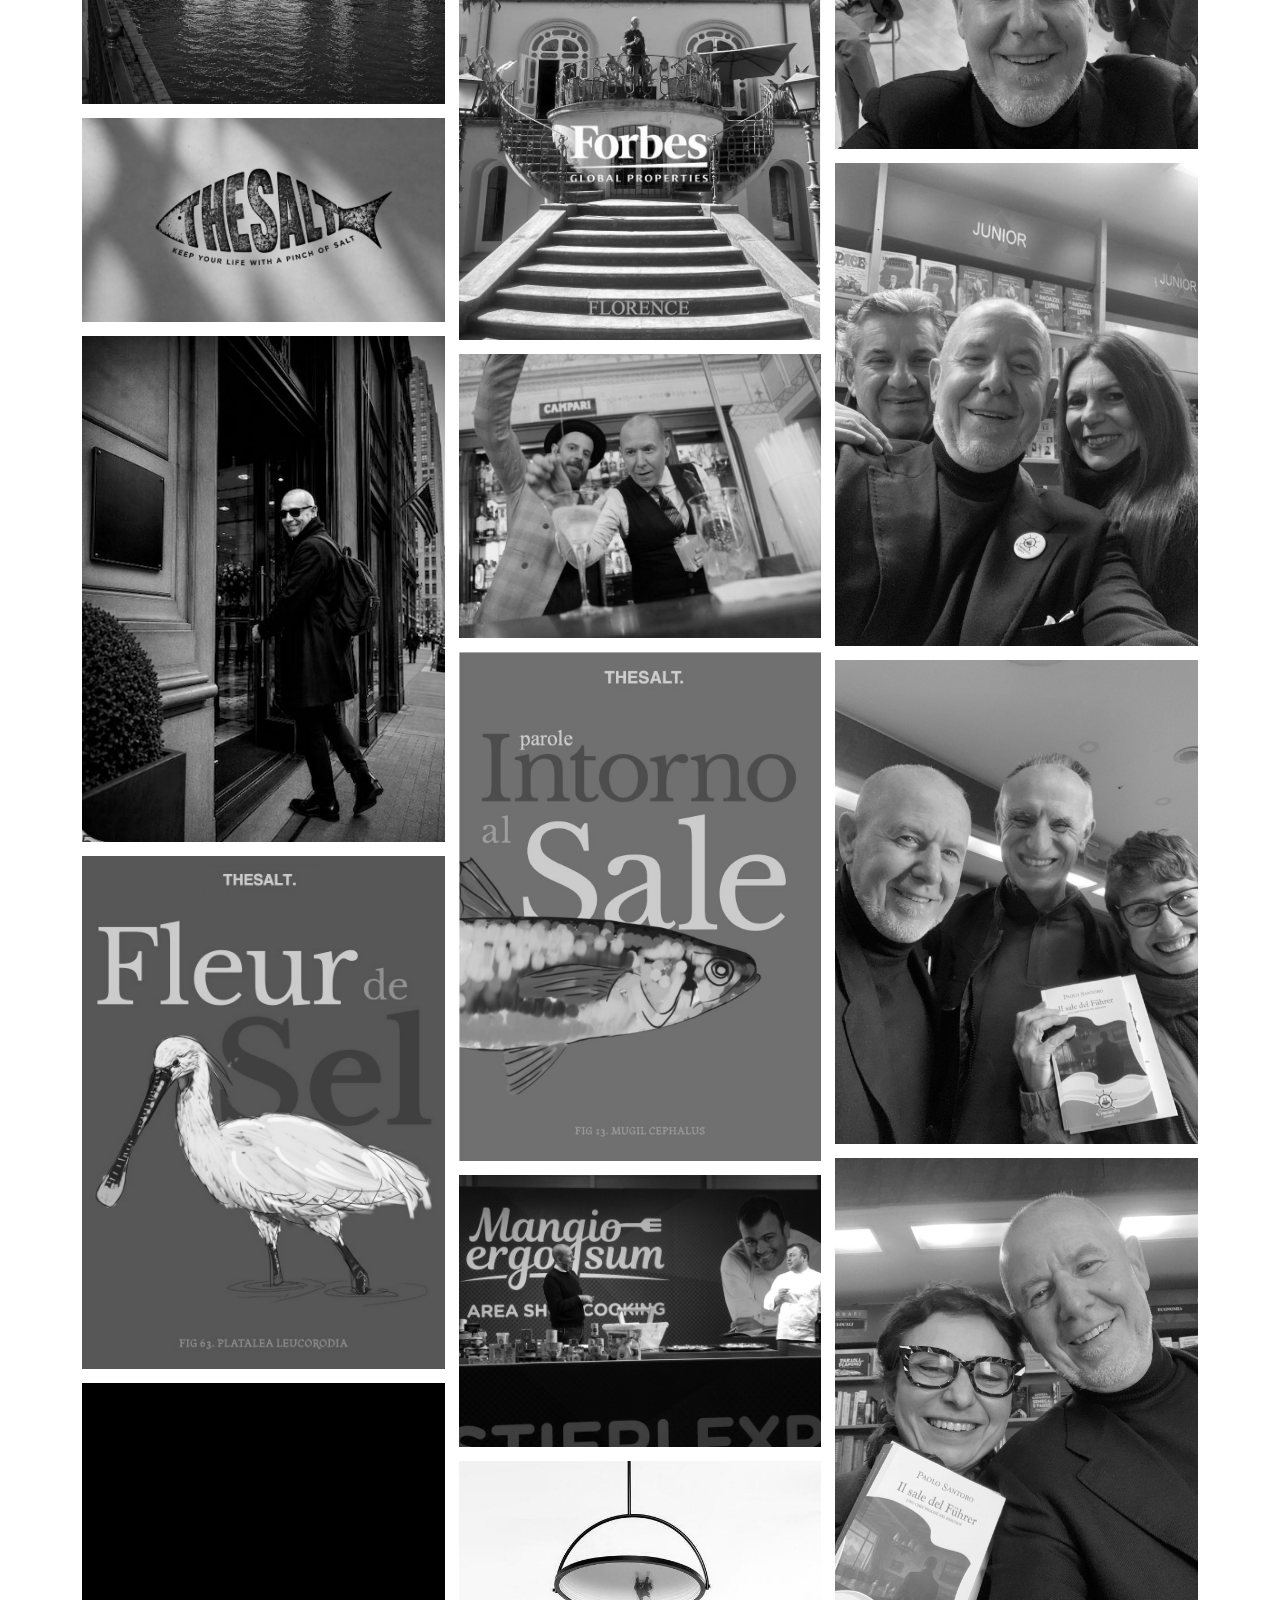
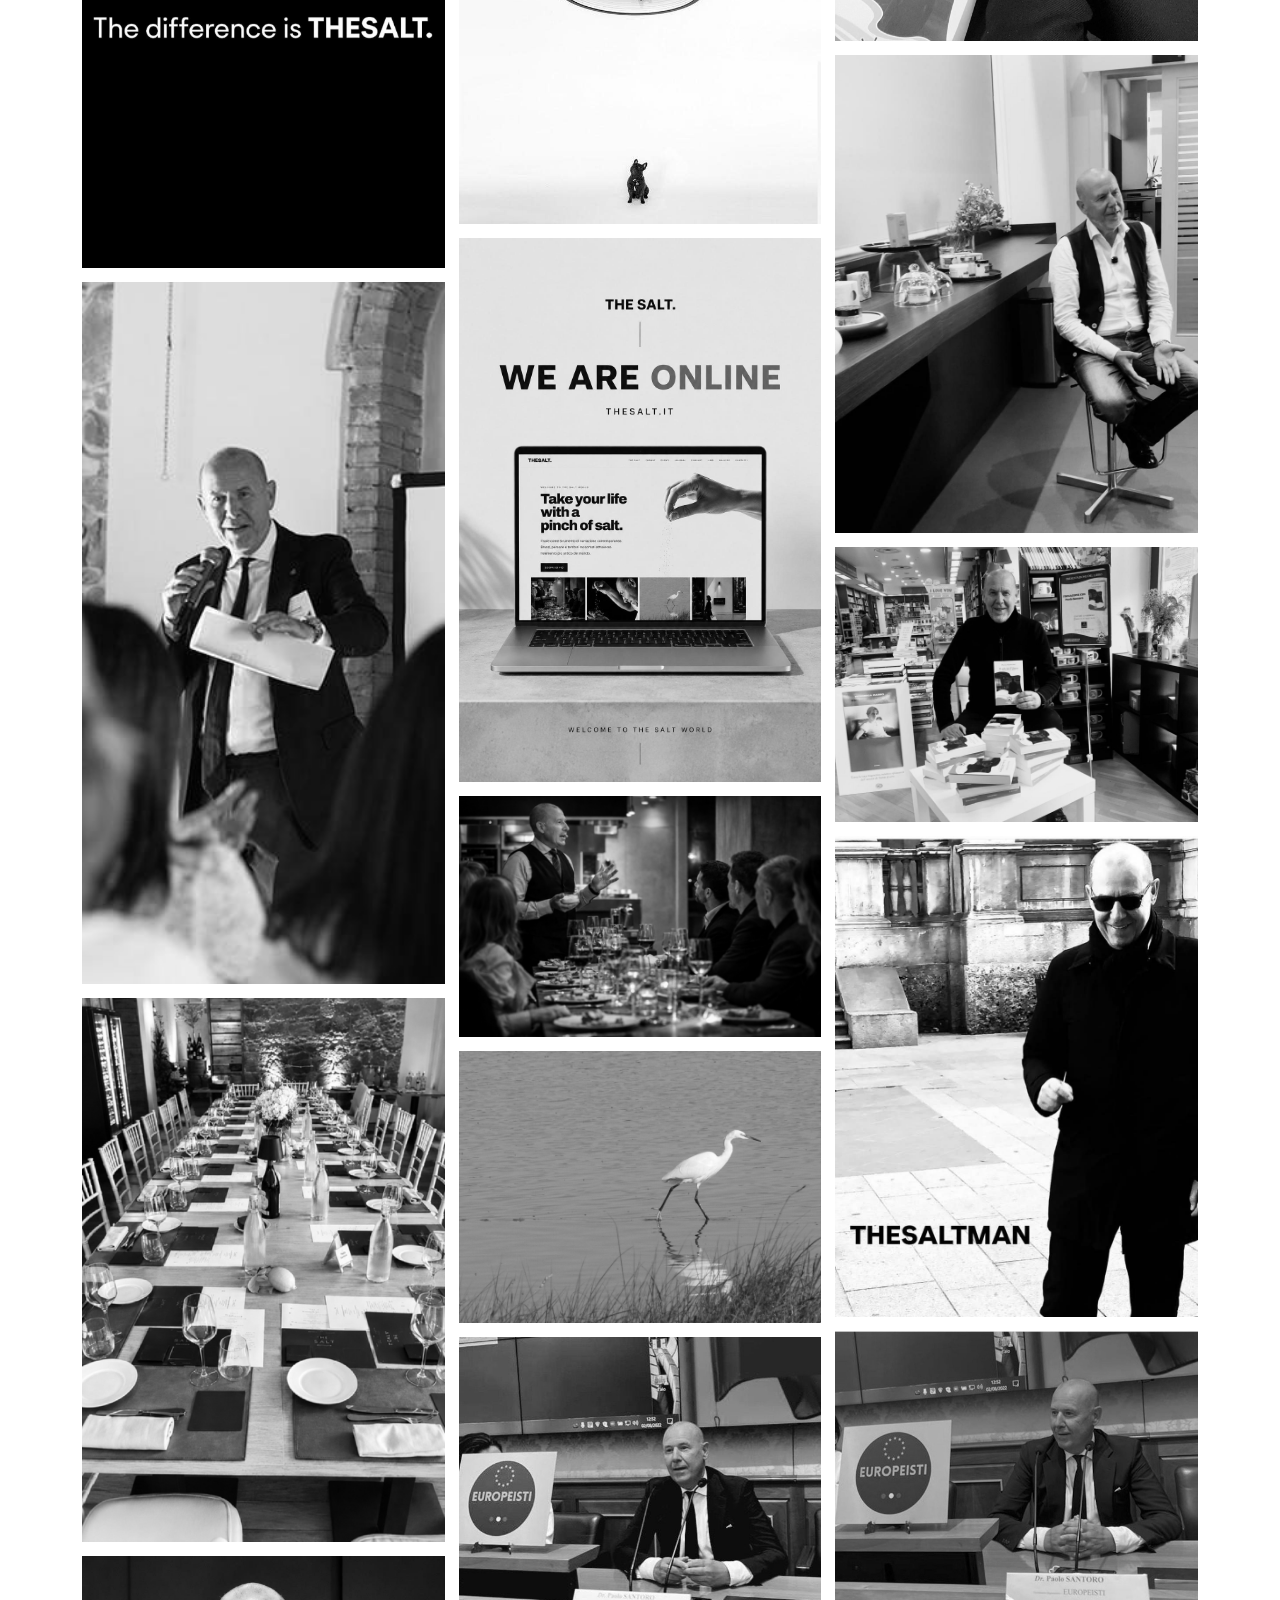
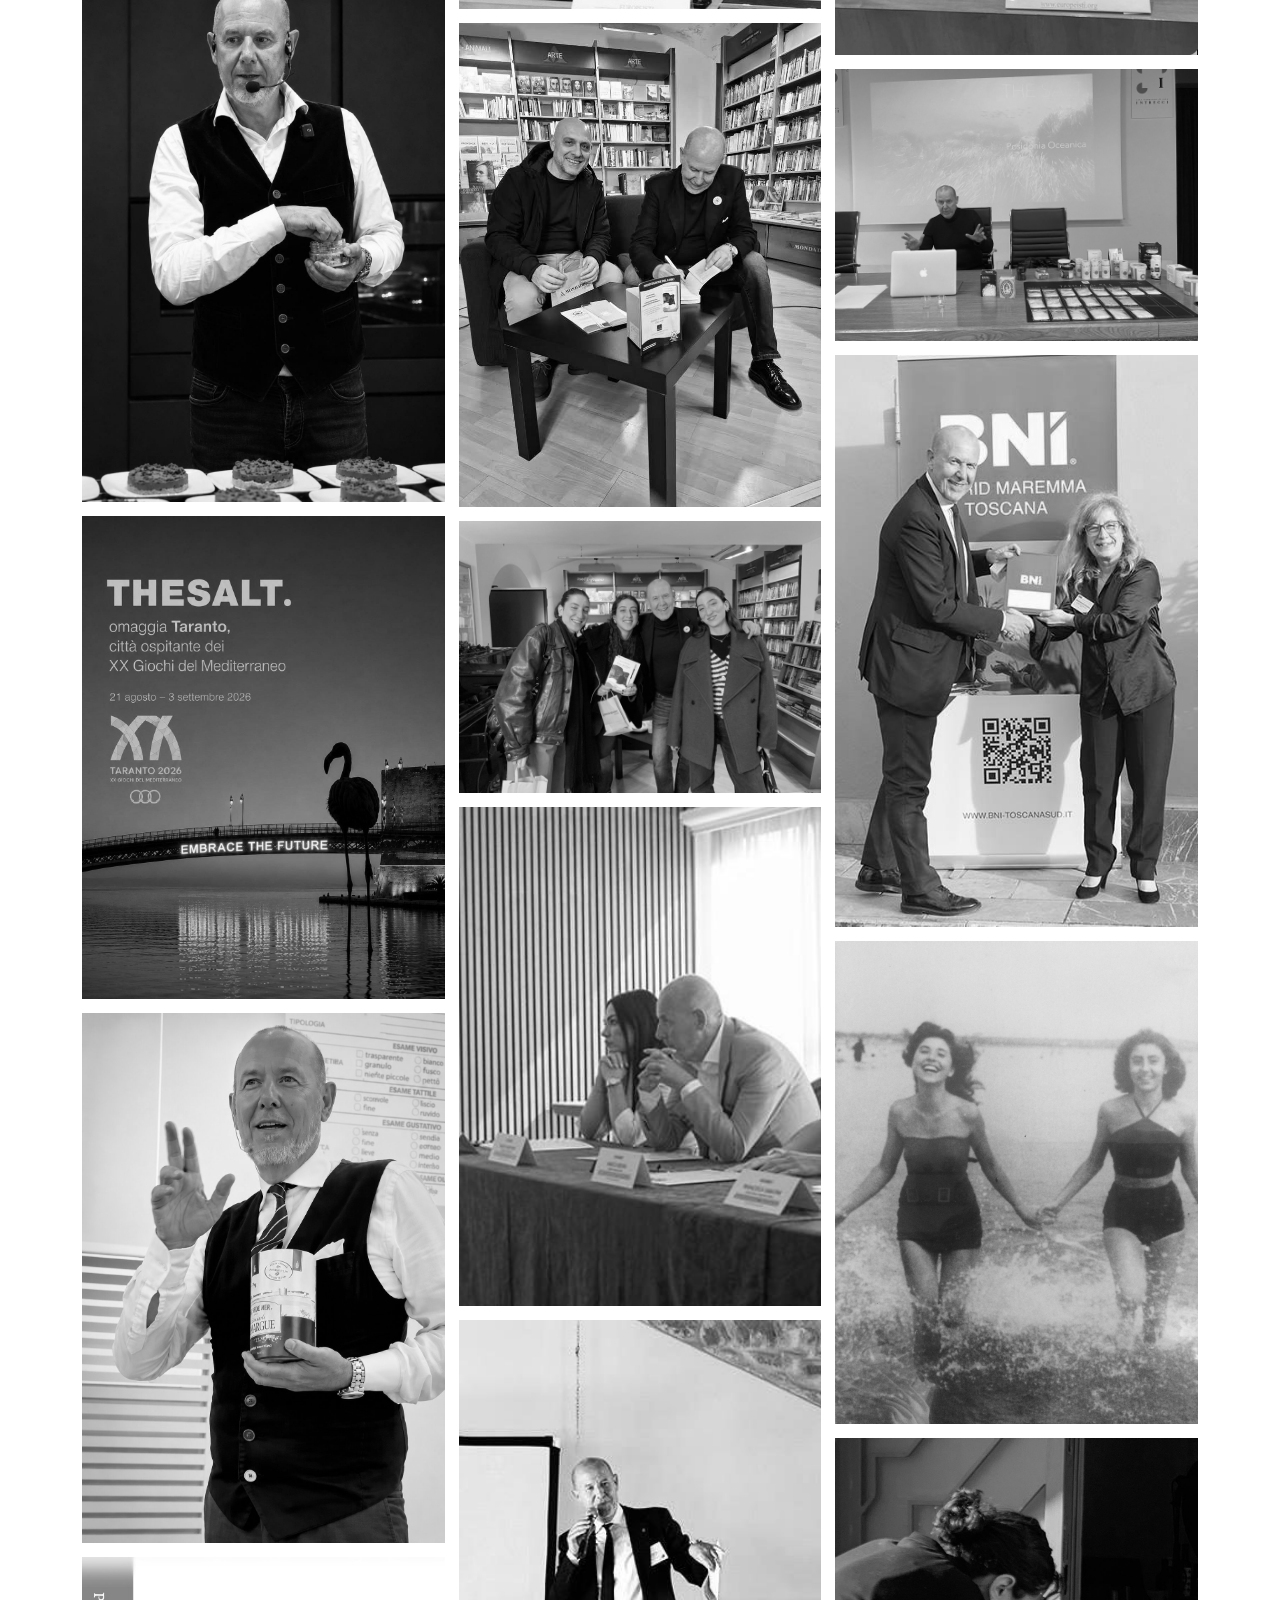
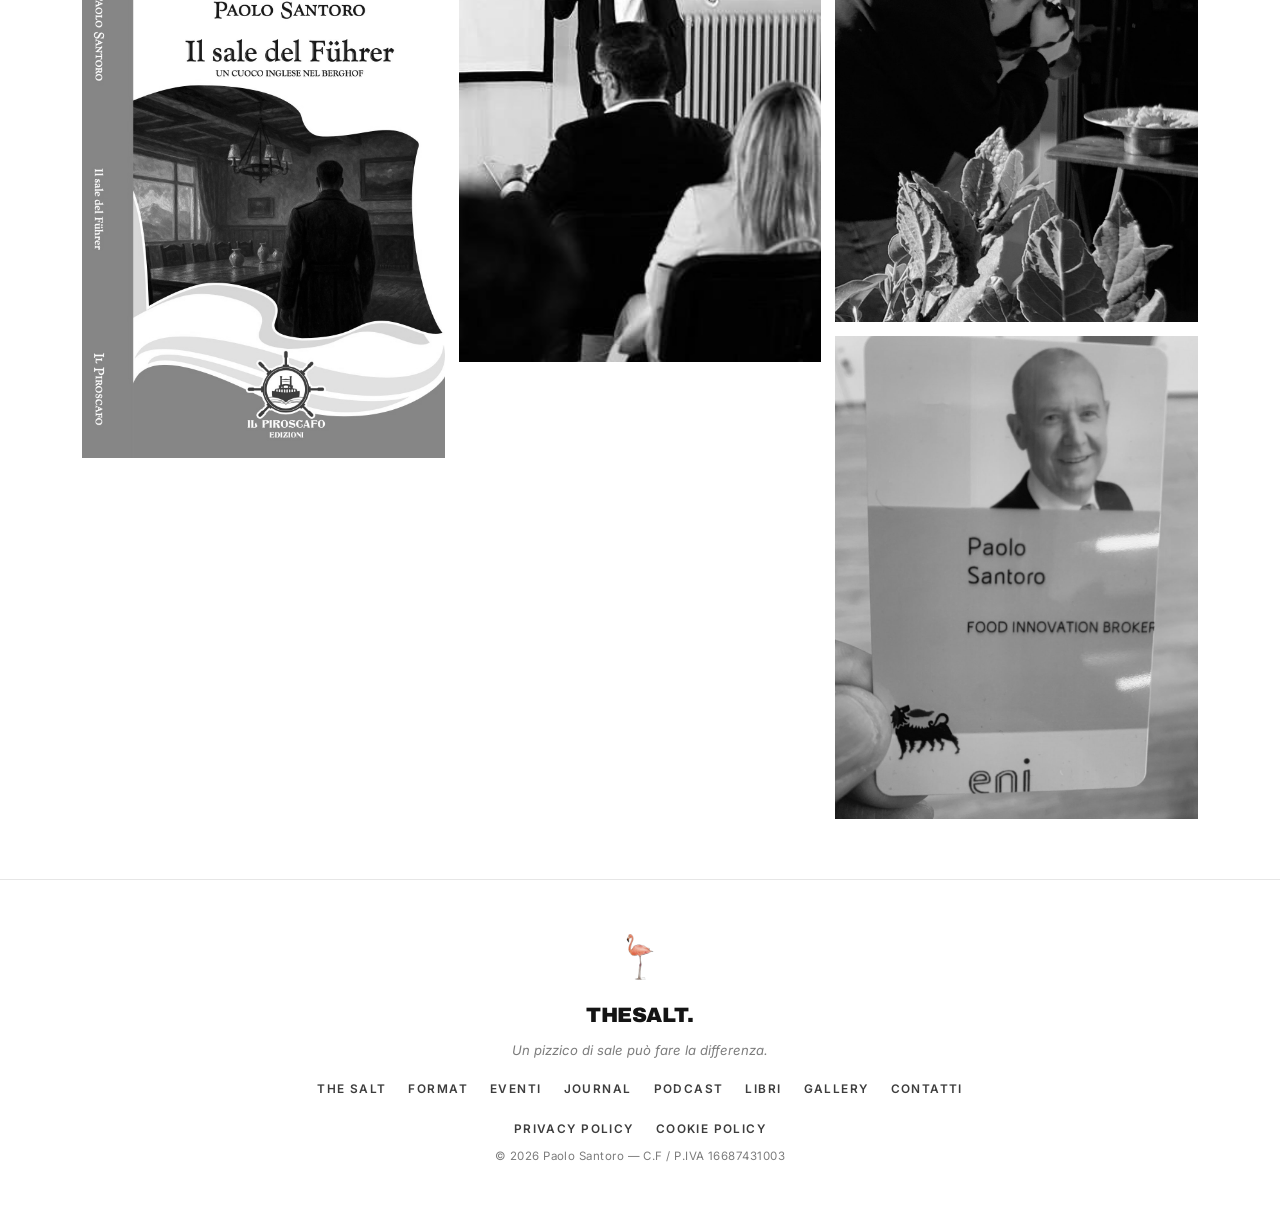
<file: gallery.html>
<!DOCTYPE html>
<html lang="it">
<head>
<meta charset="UTF-8">
<meta name="viewport" content="width=device-width, initial-scale=1">
<title>Gallery — THESALT.</title>
<meta name="description" content="Gallery THESALT. — momenti di formazione, esperienze e eventi con Paolo Santoro, Maître du Sel.">
<link rel="preconnect" href="https://fonts.googleapis.com">
<link rel="preconnect" href="https://fonts.gstatic.com" crossorigin>
<link href="https://fonts.googleapis.com/css2?family=Archivo:wght@600;700;800;900&family=Inter:wght@400;500;600&display=swap" rel="stylesheet">
<link rel="icon" href="assets/img/favicon.ico" sizes="any">
<link rel="icon" type="image/png" sizes="32x32" href="assets/img/favicon-32.png">
<link rel="icon" type="image/png" sizes="16x16" href="assets/img/favicon-16.png">
<link rel="apple-touch-icon" href="assets/img/apple-touch-icon.png">
<link rel="stylesheet" href="assets/style.css">
</head>
<body>

<header>
  <div class="nav">
    <a href="index.html" class="brand">THESALT.</a>
    <button class="burger" id="burger" aria-label="Menu"><span></span><span></span><span></span></button>
    <ul class="menu" id="menu">
      <li><a href="index.html#thesalt">The Salt</a></li>
      <li><a href="format.html">Format</a></li>
      <li><a href="index.html#eventi">Eventi</a></li>
      <li><a href="journal.html">Journal</a></li>
      <li><a href="index.html#podcast">Podcast</a></li>
      <li><a href="libri.html">Libri</a></li>
      <li><a href="gallery.html" class="active">Gallery</a></li>
      <li><a href="contatti.html">Contatti</a></li>
    </ul>
  </div>
</header>

<section class="hero" style="min-height:auto;padding:70px 0 30px">
  <div class="wrap">
    <div class="tagline">Gallery</div>
    <h1>Il sale in scena.</h1>
    <p class="sub">Momenti di formazione, esperienze su misura e progetti di brand: il racconto per immagini di THE SALT.</p>
  </div>
</section>

<section class="section tight">
  <div class="wrap">
    <div class="gallery reveal">
      <!-- GALLERY:START — immagini generate dal pannello (pannello.html): non modificare a mano -->
      <img src="assets/img/ev-form1.jpg" alt="Seminario">
      <img src="assets/img/gallery-26.jpg" alt="THE SALT">
      <img src="assets/img/maitre.jpg" alt="Il gesto del sale">
      <img src="assets/img/podcast.jpg" alt="Podcast The Salt People">
      <img src="assets/img/bio.jpg" alt="Paolo Santoro">
      <img src="assets/img/gallery-21.jpg" alt="THE SALT">
      <img src="assets/img/gallery-03.jpg" alt="THE SALT">
      <img src="assets/img/gallery-34.jpg" alt="THE SALT">
      <img src="assets/img/hero-paolo.jpg" alt="Paolo Santoro">
      <img src="assets/img/gallery-23.jpg" alt="THE SALT">
      <img src="assets/img/gallery-22.jpg" alt="THE SALT">
      <img src="assets/img/gallery-38.jpg" alt="THE SALT">
      <img src="assets/img/f-degustazioni.jpg" alt="Degustazioni">
      <img src="assets/img/gallery-01.jpg" alt="THE SALT">
      <img src="assets/img/gallery-06.jpg" alt="THE SALT">
      <img src="assets/img/f-seminari.jpg" alt="Seminari">
      <img src="assets/img/gallery-29.jpg" alt="THE SALT">
      <img src="assets/img/gallery-31.jpg" alt="THE SALT">
      <img src="assets/img/gallery-07.jpg" alt="THE SALT">
      <img src="assets/img/ev-exp1.jpg" alt="The Salt Lunch">
      <img src="assets/img/ev-form3.jpg" alt="Formazione di brigata">
      <img src="assets/img/gallery-08.jpg" alt="THE SALT">
      <img src="assets/img/ev-mkt2.jpg" alt="Talk Show Cooking">
      <img src="assets/img/gallery-35.jpg" alt="THE SALT">
      <img src="assets/img/ev-exp2.jpg" alt="The Salt Cocktails">
      <img src="assets/img/gallery-25.jpg" alt="THE SALT">
      <img src="assets/img/ev-form2.jpg" alt="Mangio Ergo Sum">
      <img src="assets/img/gallery-02.jpg" alt="THE SALT">
      <img src="assets/img/gallery-05.jpg" alt="THE SALT">
      <img src="assets/img/f-talkdinner.jpg" alt="Talk Dinner">
      <img src="assets/img/hero2.jpg" alt="THE SALT esperienza">
      <img src="assets/img/gallery-32.jpg" alt="THE SALT">
      <img src="assets/img/gallery-09.jpg" alt="THE SALT">
      <img src="assets/img/gallery-13.jpg" alt="THE SALT">
      <img src="assets/img/gallery-44.jpg" alt="THE SALT">
      <img src="assets/img/gallery-37.jpg" alt="THE SALT">
      <img src="assets/img/gallery-19.jpg" alt="THE SALT">
      <img src="assets/img/extravisionary.jpg" alt="Extravisionary">
      <img src="assets/img/gallery-43.jpg" alt="THE SALT">
      <img src="assets/img/gallery-10.jpg" alt="THE SALT">
      <img src="assets/img/ev-mkt1.jpg" alt="The Salt Brunch">
      <img src="assets/img/gallery-11.jpg" alt="THE SALT">
      <img src="assets/img/gallery-12.jpg" alt="THE SALT">
      <img src="assets/img/gallery-14.jpg" alt="THE SALT">
      <img src="assets/img/gallery-15.jpg" alt="THE SALT">
      <img src="assets/img/gallery-16.jpg" alt="THE SALT">
      <img src="assets/img/gallery-17.jpg" alt="THE SALT">
      <img src="assets/img/gallery-28.jpg" alt="THE SALT">
      <img src="assets/img/gallery-33.jpg" alt="THE SALT">
      <img src="assets/img/gallery-36.jpg" alt="THE SALT">
      <img src="assets/img/gallery-40.jpg" alt="THE SALT">
      <img src="assets/img/gallery-39.jpg" alt="THE SALT">
      <img src="assets/img/gallery-41.jpg" alt="THE SALT">
      <img src="assets/img/gallery-42.jpg" alt="THE SALT">
      <!-- GALLERY:END -->
    </div>
  </div>
</section>

<footer>
  <div class="wrap">
    <img class="spoon" src="assets/img/spoonbill.png" alt="THE SALT">
    <div class="fmark">THESALT.</div>
    <div class="ftag">Un pizzico di sale può fare la differenza.</div>
    <div class="flinks">
      <a href="index.html#thesalt">The Salt</a><a href="format.html">Format</a><a href="index.html#eventi">Eventi</a>
      <a href="journal.html">Journal</a><a href="index.html#podcast">Podcast</a><a href="libri.html">Libri</a>
      <a href="gallery.html">Gallery</a><a href="contatti.html">Contatti</a>
    </div>
    <div class="flinks" style="margin-bottom:8px"><a href="privacy.html">Privacy Policy</a><a href="cookie.html">Cookie Policy</a></div>
    <div class="copy">© 2026 Paolo Santoro — C.F / P.IVA 16687431003</div>
  </div>
</footer>

<div id="cookie-banner">
  <p>Questo sito utilizza cookie tecnici e strumenti di analisi statistica anonima per il corretto funzionamento delle pagine e per migliorare l'esperienza di navigazione. Nessun cookie di profilazione. Dettagli nella <a href="cookie.html">Cookie Policy</a>.</p>
  <div class="cta">
    <button class="decline" onclick="tsCookie('necessary')">Solo necessari</button>
    <button class="accept" onclick="tsCookie('all')">Accetta</button>
  </div>
</div>

<script>
  const burger=document.getElementById('burger'),menu=document.getElementById('menu');
  burger.addEventListener('click',()=>menu.classList.toggle('open'));
  menu.querySelectorAll('a').forEach(a=>a.addEventListener('click',()=>menu.classList.remove('open')));
  const io=new IntersectionObserver(es=>es.forEach(e=>{if(e.isIntersecting)e.target.classList.add('in')}),{threshold:.05});
  document.querySelectorAll('.reveal').forEach(el=>io.observe(el));
  try{if(!localStorage.getItem('ts-cookie')){document.getElementById('cookie-banner').classList.add('show');}}catch(e){}
  function tsCookie(v){try{localStorage.setItem('ts-cookie',v);}catch(e){}document.getElementById('cookie-banner').classList.remove('show');}
</script>
</body>
</html>
</file>
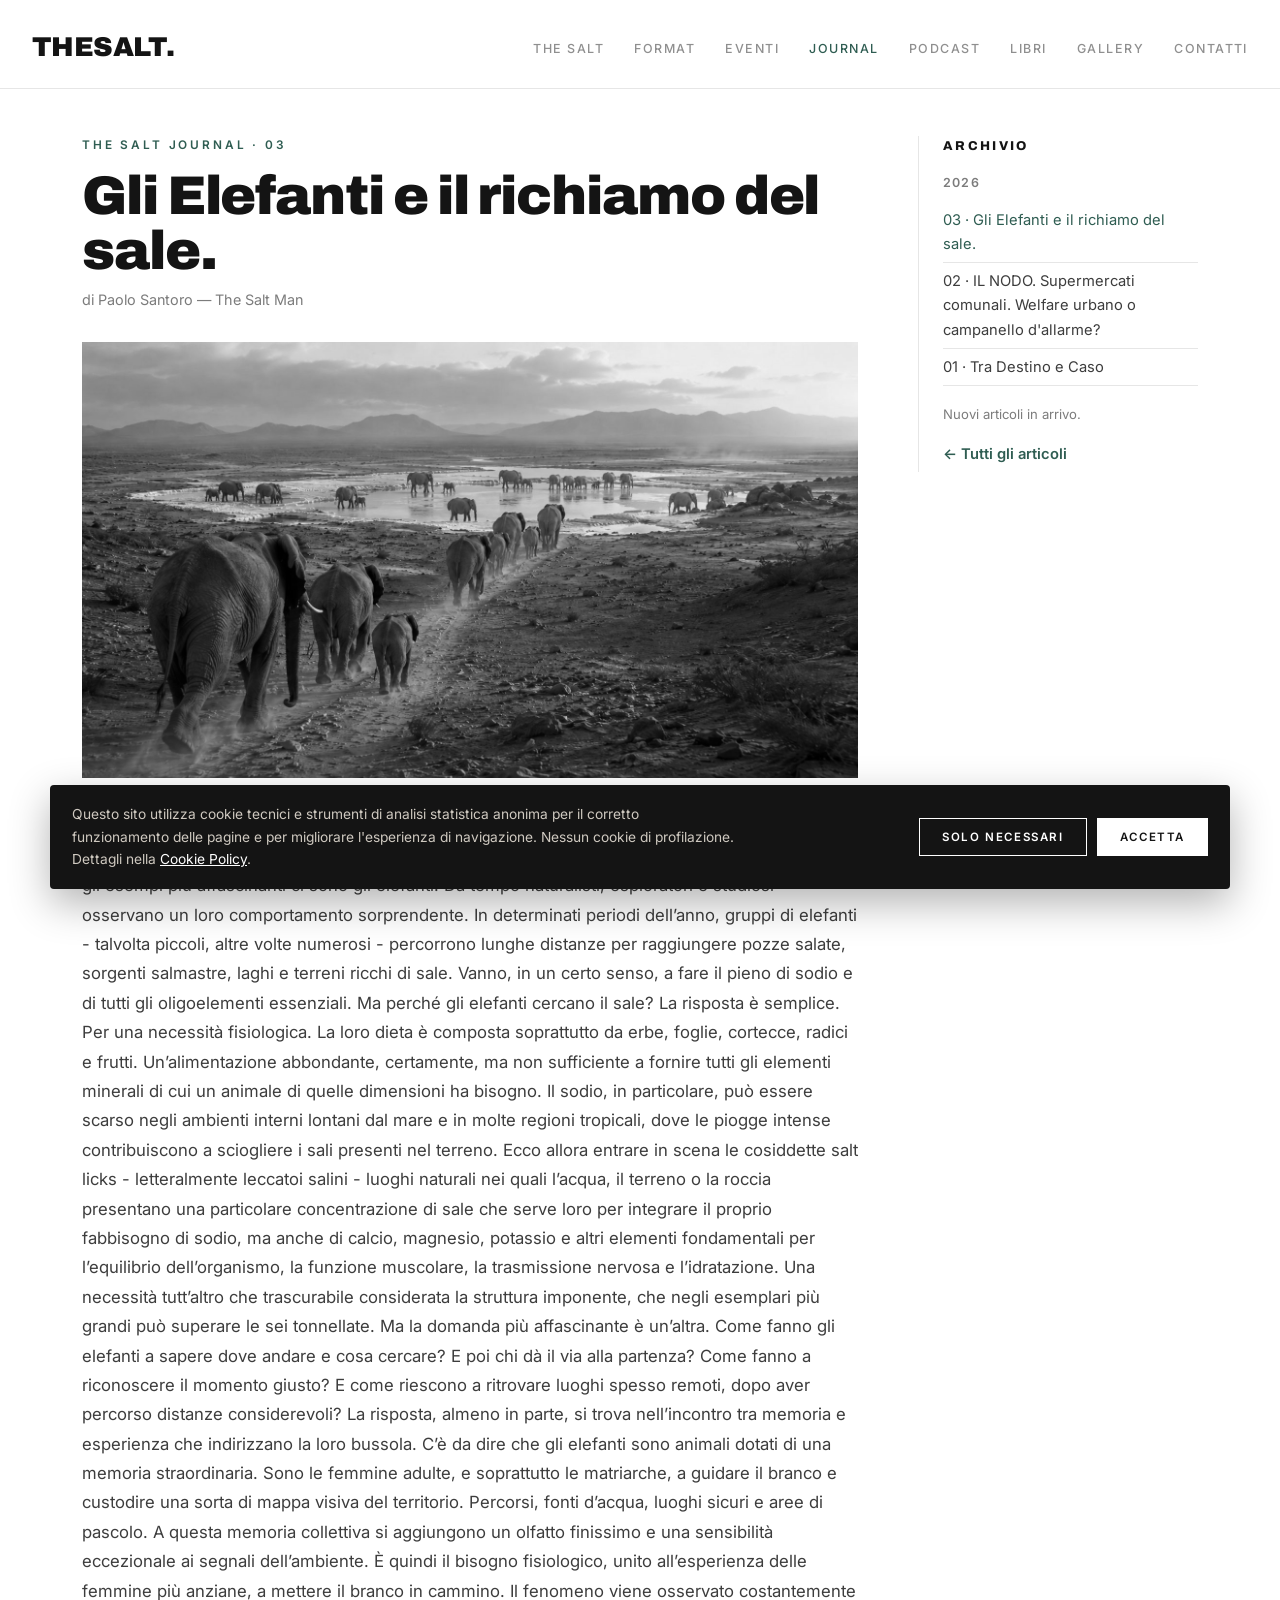
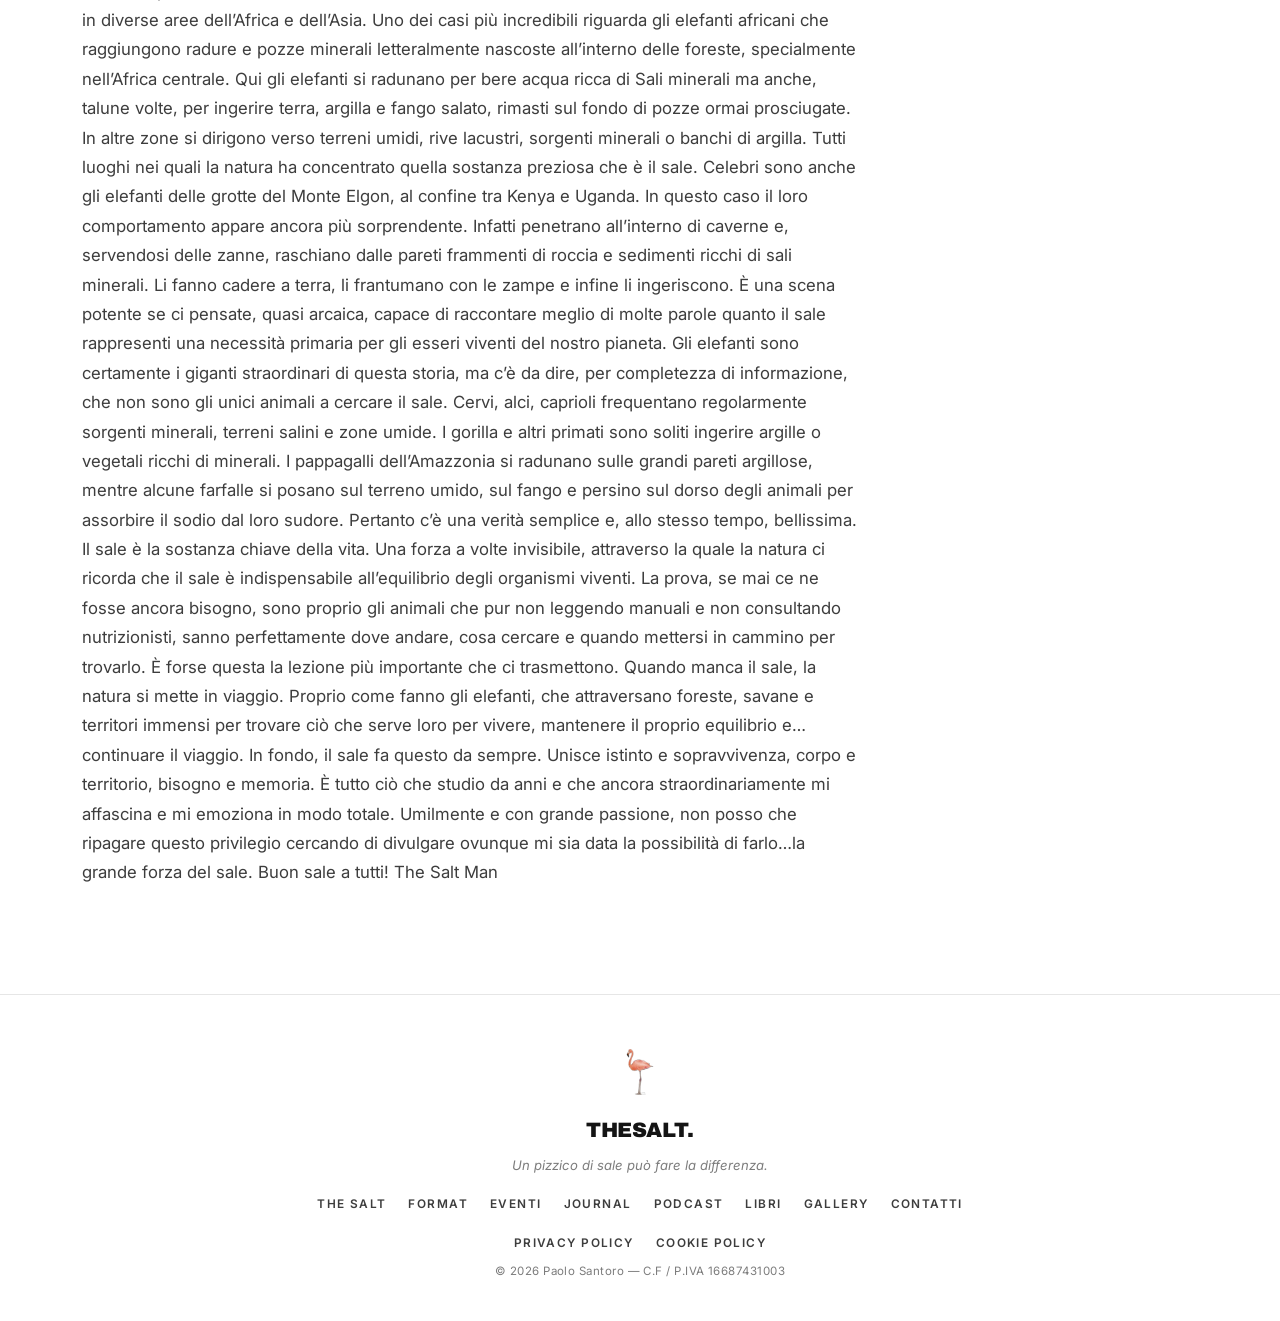
<file: journal-gli-elefanti-e-il-richiamo-del-sale.html>
<!DOCTYPE html>
<html lang="it">
<head>
<meta charset="UTF-8">
<meta name="viewport" content="width=device-width, initial-scale=1">
<title>Gli Elefanti e il richiamo del sale. — The Salt Journal</title>
<meta name="description" content="In determinati periodi dell’anno, gruppi di elefanti - talvolta piccoli, altre volte numerosi - percorrono lunghe distanze per raggiungere pozze salate, sorgenti salmastre, laghi e terreni ricchi di sale. Vanno, in un certo senso, a fare il pieno di sodio e di tutti gli oligoelementi essenziali. ">
<meta property="og:title" content="Gli Elefanti e il richiamo del sale. — The Salt Journal">
<meta property="og:description" content="In determinati periodi dell’anno, gruppi di elefanti - talvolta piccoli, altre volte numerosi - percorrono lunghe distanze per raggiungere pozze salate, sorgenti salmastre, laghi e terreni ricchi di sale. Vanno, in un certo senso, a fare il pieno di sodio e di tutti gli oligoelementi essenziali. ">
<meta property="og:image" content="https://thesalt.it/assets/img/j-gli-elefanti-e-il-richiamo-del-sale-01.jpg">
<link rel="preconnect" href="https://fonts.googleapis.com">
<link rel="preconnect" href="https://fonts.gstatic.com" crossorigin>
<link href="https://fonts.googleapis.com/css2?family=Archivo:wght@600;700;800;900&family=Inter:wght@400;500;600&display=swap" rel="stylesheet">
<link rel="icon" href="assets/img/favicon.ico" sizes="any">
<link rel="icon" type="image/png" sizes="32x32" href="assets/img/favicon-32.png">
<link rel="icon" type="image/png" sizes="16x16" href="assets/img/favicon-16.png">
<link rel="apple-touch-icon" href="assets/img/apple-touch-icon.png">
<link rel="stylesheet" href="assets/style.css">
</head>
<body>

<header>
  <div class="nav">
    <a href="index.html" class="brand">THESALT.</a>
    <button class="burger" id="burger" aria-label="Menu"><span></span><span></span><span></span></button>
    <ul class="menu" id="menu">
      <li><a href="index.html#thesalt">The Salt</a></li>
      <li><a href="format.html">Format</a></li>
      <li><a href="index.html#eventi">Eventi</a></li>
      <li><a href="journal.html" class="active">Journal</a></li>
      <li><a href="index.html#podcast">Podcast</a></li>
      <li><a href="libri.html">Libri</a></li>
      <li><a href="gallery.html">Gallery</a></li>
      <li><a href="contatti.html">Contatti</a></li>
    </ul>
  </div>
</header>

<section class="section" style="padding-top:54px">
  <div class="wrap">
    <div class="article-wrap">
      <article class="article reveal">
        <div class="eyebrow">The Salt Journal · 03</div>
        <h1>Gli Elefanti e il richiamo del sale.</h1>
        <div class="byline">di Paolo Santoro — The Salt Man</div>
        <img class="lead-img" src="assets/img/j-gli-elefanti-e-il-richiamo-del-sale-01.jpg" alt="Gli Elefanti e il richiamo del sale.">

        <p>C’è un momento, nella vita degli animali selvatici, in cui l’istinto diventa una bussola infallibile. È il momento in cui il corpo chiede ciò che gli manca. E, molto spesso, ciò che gli manca è il sale.
Tra gli esempi più affascinanti ci sono gli elefanti. Da tempo naturalisti, esploratori e studiosi osservano un loro comportamento sorprendente. In determinati periodi dell’anno, gruppi di elefanti - talvolta piccoli, altre volte numerosi - percorrono lunghe distanze per raggiungere pozze salate, sorgenti salmastre, laghi e terreni ricchi di sale. Vanno, in un certo senso, a fare il pieno di sodio e di tutti gli oligoelementi essenziali. Ma perché gli elefanti cercano il sale? La risposta è semplice. Per una necessità fisiologica. La loro dieta è composta soprattutto da erbe, foglie, cortecce, radici e frutti. Un’alimentazione abbondante, certamente, ma non sufficiente a fornire tutti gli elementi minerali di cui un animale di quelle dimensioni ha bisogno. Il sodio, in particolare, può essere scarso negli ambienti interni lontani dal mare e in molte regioni tropicali, dove le piogge intense contribuiscono a sciogliere i sali presenti nel terreno. Ecco allora entrare in scena le cosiddette salt licks - letteralmente leccatoi salini - luoghi naturali nei quali l’acqua, il terreno o la roccia presentano una particolare concentrazione di sale che serve loro per integrare il proprio fabbisogno di sodio, ma anche di calcio, magnesio, potassio e altri elementi fondamentali per l’equilibrio dell’organismo, la funzione muscolare, la trasmissione nervosa e l’idratazione. Una necessità tutt’altro che trascurabile considerata la struttura imponente, che negli esemplari più grandi può superare le sei tonnellate. Ma la domanda più affascinante è un’altra. Come fanno gli elefanti a sapere dove andare e cosa cercare? E poi chi dà il via alla partenza? Come fanno a riconoscere il momento giusto? E come riescono a ritrovare luoghi spesso remoti, dopo aver percorso distanze considerevoli? La risposta, almeno in parte, si trova nell’incontro tra memoria e esperienza che indirizzano la loro bussola. C’è da dire che gli elefanti sono animali dotati di una memoria straordinaria. Sono le femmine adulte, e soprattutto le matriarche, a guidare il branco e custodire una sorta di mappa visiva del territorio. Percorsi, fonti d’acqua, luoghi sicuri e aree di pascolo. A questa memoria collettiva si aggiungono un olfatto finissimo e una sensibilità eccezionale ai segnali dell’ambiente. È quindi il bisogno fisiologico, unito all’esperienza delle femmine più anziane, a mettere il branco in cammino. Il fenomeno viene osservato costantemente in diverse aree dell’Africa e dell’Asia. Uno dei casi più incredibili riguarda gli elefanti africani che raggiungono radure e pozze minerali letteralmente nascoste all’interno delle foreste, specialmente nell’Africa centrale. Qui gli elefanti si radunano per bere acqua ricca di Sali minerali ma anche, talune volte,  per ingerire terra, argilla e fango salato, rimasti sul fondo di pozze ormai prosciugate. In altre zone si dirigono verso terreni umidi, rive lacustri, sorgenti minerali o banchi di argilla. Tutti luoghi nei quali la natura ha concentrato quella sostanza preziosa che è il sale. Celebri sono anche gli elefanti delle grotte del Monte Elgon, al confine tra Kenya e Uganda. In questo caso il loro comportamento appare ancora più sorprendente. Infatti penetrano all’interno di caverne e, servendosi delle zanne, raschiano dalle pareti frammenti di roccia e sedimenti ricchi di sali minerali. Li fanno cadere a terra, li frantumano con le zampe e infine li ingeriscono. È una scena potente se ci pensate, quasi arcaica, capace di raccontare meglio di molte parole quanto il sale rappresenti una necessità primaria per gli esseri viventi del nostro pianeta. Gli elefanti sono certamente i giganti straordinari di questa storia, ma c’è da dire, per completezza di informazione, che non sono gli unici animali a cercare il sale. Cervi, alci, caprioli frequentano regolarmente sorgenti minerali, terreni salini e zone umide. I gorilla e altri primati sono soliti ingerire argille o vegetali ricchi di minerali. I pappagalli dell’Amazzonia si radunano sulle grandi pareti argillose, mentre alcune farfalle si posano sul terreno umido, sul fango e persino sul dorso degli animali per assorbire il sodio dal loro sudore. Pertanto c’è una verità semplice e, allo stesso tempo, bellissima. Il sale è la sostanza chiave della vita. Una forza a volte invisibile, attraverso la quale la natura ci ricorda che il sale è indispensabile all’equilibrio degli organismi viventi.
La prova, se mai ce ne fosse ancora bisogno, sono proprio gli animali che pur non leggendo manuali e non consultando nutrizionisti, sanno perfettamente dove andare, cosa cercare e quando mettersi in cammino per trovarlo. È forse questa la lezione più importante che ci trasmettono. Quando manca il sale, la natura si mette in viaggio. Proprio come fanno gli elefanti, che attraversano foreste, savane e territori immensi per trovare ciò che serve loro per vivere, mantenere il proprio equilibrio e… continuare il viaggio. In fondo, il sale fa questo da sempre. Unisce istinto e sopravvivenza, corpo e territorio, bisogno e memoria. È tutto ciò che studio da anni e che ancora straordinariamente mi affascina e mi emoziona in modo totale. Umilmente e con grande passione, non posso che ripagare questo privilegio cercando di divulgare ovunque mi sia data la possibilità di farlo…la grande forza del sale. Buon sale a tutti! The Salt Man</p>
      </article>

      <aside class="archive reveal">
        <h4>Archivio</h4>
        <div class="year">2026</div>
        <a href="journal-gli-elefanti-e-il-richiamo-del-sale.html" style="color:var(--teal)">03 · Gli Elefanti e il richiamo del sale.</a>
        <a href="journal-il-nodo-supermercati-comunali-welfare-urbano-o-cam.html">02 · IL NODO. Supermercati comunali. Welfare urbano o campanello d'allarme?</a>
        <a href="journal-tra-destino-e-caso.html">01 · Tra Destino e Caso</a>
        <p style="color:var(--muted);font-size:.82rem;margin-top:18px">Nuovi articoli in arrivo.</p>
        <a href="journal.html" style="border:0;color:var(--teal);font-weight:600;margin-top:10px">← Tutti gli articoli</a>
      </aside>
    </div>
  </div>
</section>

<footer>
  <div class="wrap">
    <img class="spoon" src="assets/img/spoonbill.png" alt="THE SALT">
    <div class="fmark">THESALT.</div>
    <div class="ftag">Un pizzico di sale può fare la differenza.</div>
    <div class="flinks">
      <a href="index.html#thesalt">The Salt</a><a href="format.html">Format</a><a href="index.html#eventi">Eventi</a>
      <a href="journal.html">Journal</a><a href="index.html#podcast">Podcast</a><a href="libri.html">Libri</a>
      <a href="gallery.html">Gallery</a><a href="contatti.html">Contatti</a>
    </div>
    <div class="flinks" style="margin-bottom:8px"><a href="privacy.html">Privacy Policy</a><a href="cookie.html">Cookie Policy</a></div>
    <div class="copy">© 2026 Paolo Santoro — C.F / P.IVA 16687431003</div>
  </div>
</footer>

<div id="cookie-banner">
  <p>Questo sito utilizza cookie tecnici e strumenti di analisi statistica anonima per il corretto funzionamento delle pagine e per migliorare l'esperienza di navigazione. Nessun cookie di profilazione. Dettagli nella <a href="cookie.html">Cookie Policy</a>.</p>
  <div class="cta">
    <button class="decline" onclick="tsCookie('necessary')">Solo necessari</button>
    <button class="accept" onclick="tsCookie('all')">Accetta</button>
  </div>
</div>

<script>
  const burger=document.getElementById('burger'),menu=document.getElementById('menu');
  burger.addEventListener('click',()=>menu.classList.toggle('open'));
  menu.querySelectorAll('a').forEach(a=>a.addEventListener('click',()=>menu.classList.remove('open')));
  const io=new IntersectionObserver(es=>es.forEach(e=>{if(e.isIntersecting)e.target.classList.add('in')}),{threshold:.08});
  document.querySelectorAll('.reveal').forEach(el=>io.observe(el));
  try{if(!localStorage.getItem('ts-cookie')){document.getElementById('cookie-banner').classList.add('show');}}catch(e){}
  function tsCookie(v){try{localStorage.setItem('ts-cookie',v);}catch(e){}document.getElementById('cookie-banner').classList.remove('show');}
</script>
</body>
</html>
</file>
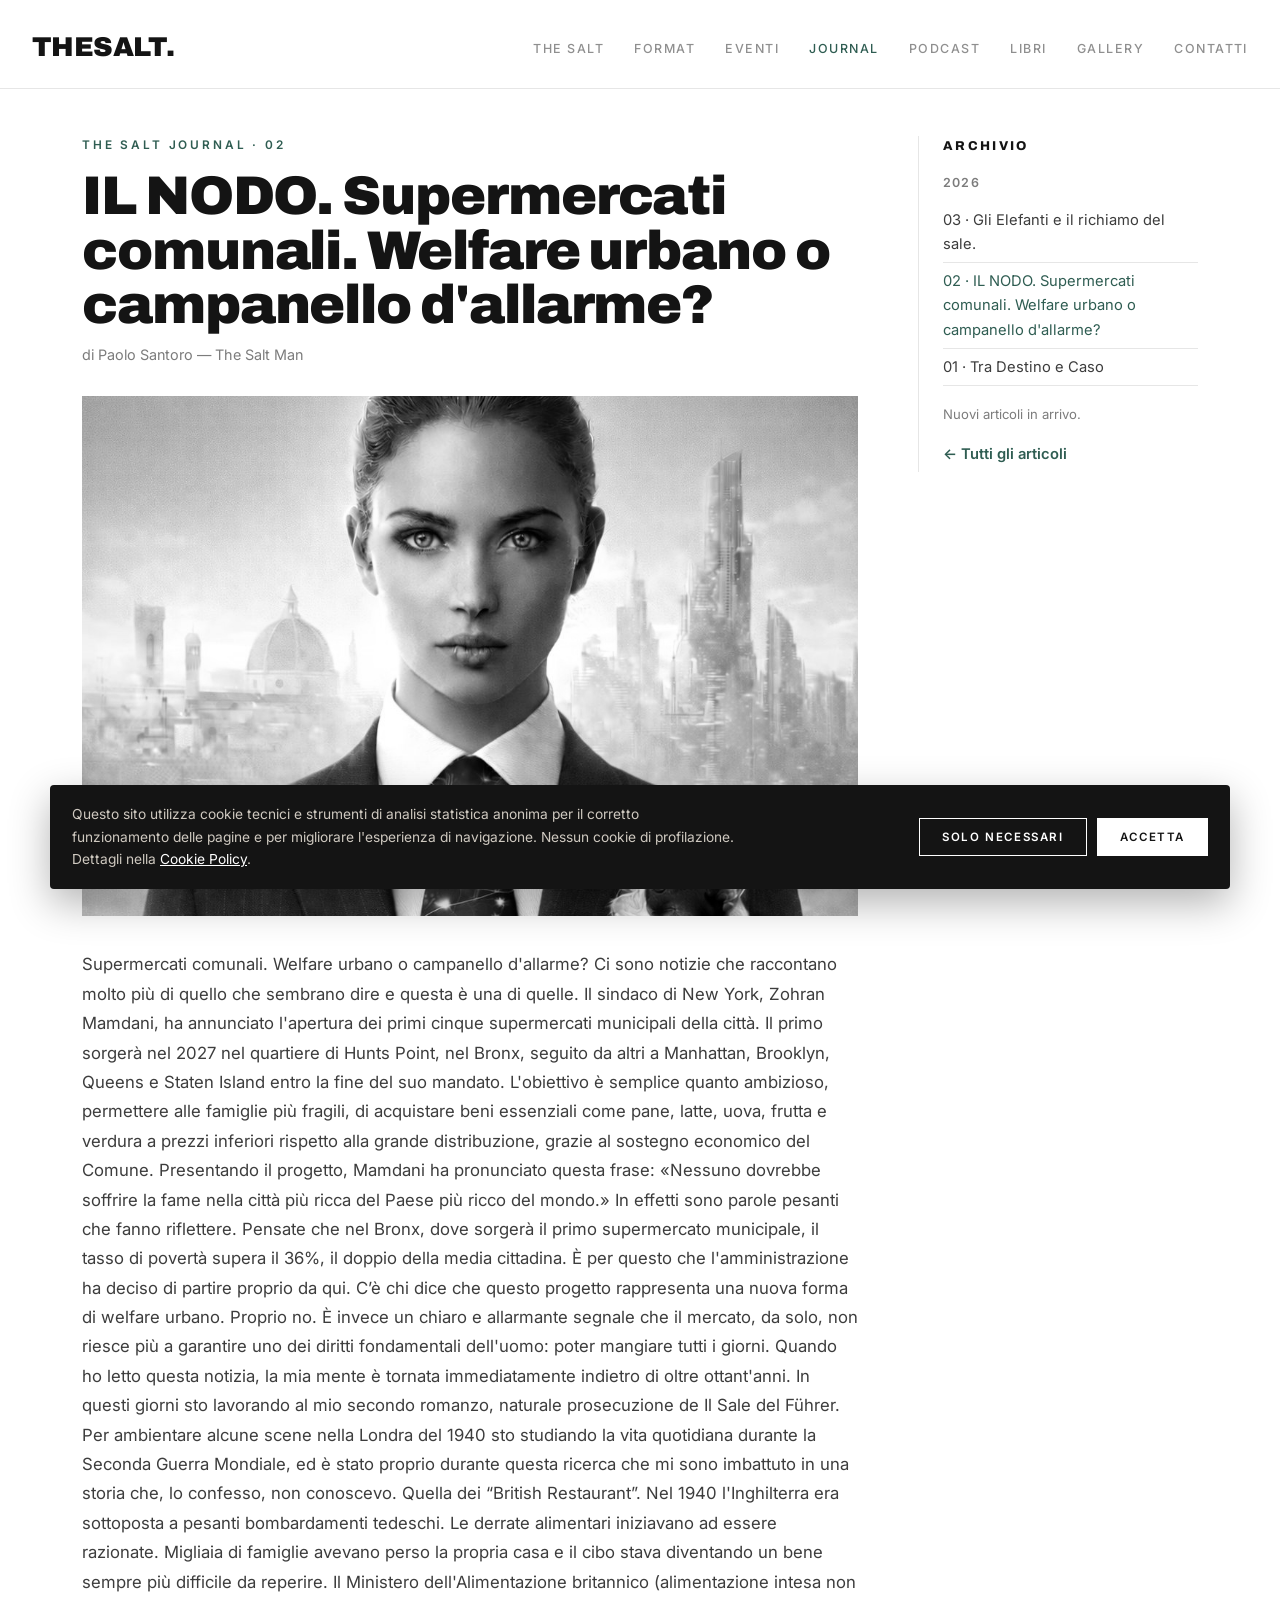
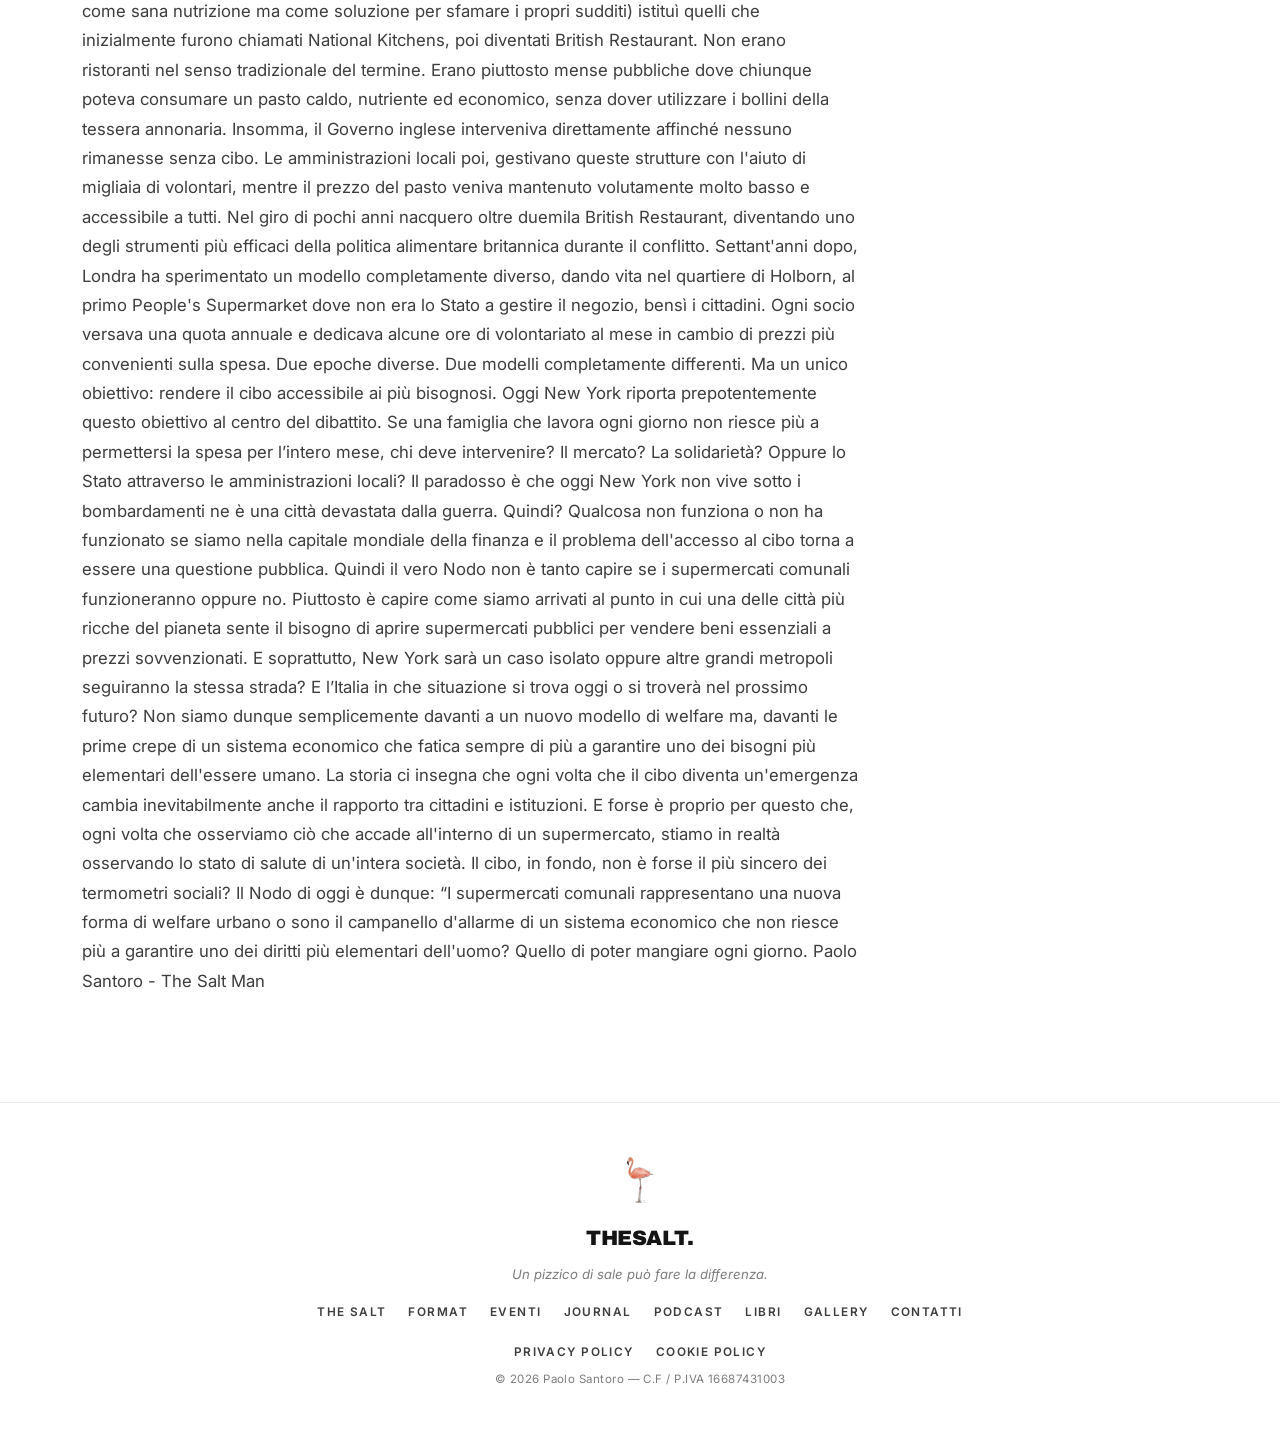
<file: journal-il-nodo-supermercati-comunali-welfare-urbano-o-cam.html>
<!DOCTYPE html>
<html lang="it">
<head>
<meta charset="UTF-8">
<meta name="viewport" content="width=device-width, initial-scale=1">
<title>IL NODO. Supermercati comunali. Welfare urbano o campanello d'allarme? — The Salt Journal</title>
<meta name="description" content="I supermercati comunali rappresentano una nuova forma di welfare urbano o sono il campanello d'allarme di un sistema economico che non riesce più a garantire uno dei diritti più elementari dell'uomo. Quello di poter mangiare ogni giorno.">
<meta property="og:title" content="IL NODO. Supermercati comunali. Welfare urbano o campanello d'allarme? — The Salt Journal">
<meta property="og:description" content="I supermercati comunali rappresentano una nuova forma di welfare urbano o sono il campanello d'allarme di un sistema economico che non riesce più a garantire uno dei diritti più elementari dell'uomo. Quello di poter mangiare ogni giorno.">
<meta property="og:image" content="https://thesalt.it/assets/img/j-il-nodo-supermercati-comunali-welfare-urbano-o-cam-01.jpg">
<link rel="preconnect" href="https://fonts.googleapis.com">
<link rel="preconnect" href="https://fonts.gstatic.com" crossorigin>
<link href="https://fonts.googleapis.com/css2?family=Archivo:wght@600;700;800;900&family=Inter:wght@400;500;600&display=swap" rel="stylesheet">
<link rel="icon" href="assets/img/favicon.ico" sizes="any">
<link rel="icon" type="image/png" sizes="32x32" href="assets/img/favicon-32.png">
<link rel="icon" type="image/png" sizes="16x16" href="assets/img/favicon-16.png">
<link rel="apple-touch-icon" href="assets/img/apple-touch-icon.png">
<link rel="stylesheet" href="assets/style.css">
</head>
<body>

<header>
  <div class="nav">
    <a href="index.html" class="brand">THESALT.</a>
    <button class="burger" id="burger" aria-label="Menu"><span></span><span></span><span></span></button>
    <ul class="menu" id="menu">
      <li><a href="index.html#thesalt">The Salt</a></li>
      <li><a href="format.html">Format</a></li>
      <li><a href="index.html#eventi">Eventi</a></li>
      <li><a href="journal.html" class="active">Journal</a></li>
      <li><a href="index.html#podcast">Podcast</a></li>
      <li><a href="libri.html">Libri</a></li>
      <li><a href="gallery.html">Gallery</a></li>
      <li><a href="contatti.html">Contatti</a></li>
    </ul>
  </div>
</header>

<section class="section" style="padding-top:54px">
  <div class="wrap">
    <div class="article-wrap">
      <article class="article reveal">
        <div class="eyebrow">The Salt Journal · 02</div>
        <h1>IL NODO. Supermercati comunali. Welfare urbano o campanello d'allarme?</h1>
        <div class="byline">di Paolo Santoro — The Salt Man</div>
        <img class="lead-img" src="assets/img/j-il-nodo-supermercati-comunali-welfare-urbano-o-cam-01.jpg" alt="IL NODO. Supermercati comunali. Welfare urbano o campanello d'allarme?">

        <p>Supermercati comunali. Welfare urbano o campanello d'allarme?
Ci sono notizie che raccontano molto più di quello che sembrano dire e questa è una di quelle. Il sindaco di New York, Zohran Mamdani, ha annunciato l'apertura dei primi cinque supermercati municipali della città. Il primo sorgerà nel 2027 nel quartiere di Hunts Point, nel Bronx, seguito da altri a Manhattan, Brooklyn, Queens e Staten Island entro la fine del suo mandato. L'obiettivo è semplice quanto ambizioso, permettere alle famiglie più fragili, di acquistare beni essenziali come pane, latte, uova, frutta e verdura a prezzi inferiori rispetto alla grande distribuzione, grazie al sostegno economico del Comune. Presentando il progetto, Mamdani ha pronunciato questa frase: «Nessuno dovrebbe soffrire la fame nella città più ricca del Paese più ricco del mondo.» In effetti sono parole pesanti che fanno riflettere. Pensate che nel Bronx, dove sorgerà il primo supermercato municipale, il tasso di povertà supera il 36%, il doppio della media cittadina. È per questo che l'amministrazione ha deciso di partire proprio da qui. C’è chi dice che questo progetto rappresenta una nuova forma di welfare urbano. Proprio no. È invece un chiaro e allarmante segnale che il mercato, da solo, non riesce più a garantire uno dei diritti fondamentali dell'uomo: poter mangiare tutti i giorni.
Quando ho letto questa notizia, la mia mente è tornata immediatamente indietro di oltre ottant'anni. In questi giorni sto lavorando al mio secondo romanzo, naturale prosecuzione de Il Sale del Führer. Per ambientare alcune scene nella Londra del 1940 sto studiando la vita quotidiana durante la Seconda Guerra Mondiale, ed è stato proprio durante questa ricerca che mi sono imbattuto in una storia che, lo confesso, non conoscevo. Quella dei “British Restaurant”.
Nel 1940 l'Inghilterra era sottoposta a pesanti bombardamenti tedeschi. Le derrate alimentari iniziavano ad essere razionate. Migliaia di famiglie avevano perso la propria casa e il cibo stava diventando un bene sempre più difficile da reperire. Il Ministero dell'Alimentazione britannico  (alimentazione intesa non come sana nutrizione ma come soluzione per sfamare i propri sudditi) istituì quelli che inizialmente furono chiamati National Kitchens, poi diventati British Restaurant. Non erano ristoranti nel senso tradizionale del termine. Erano piuttosto mense pubbliche dove chiunque poteva consumare un pasto caldo, nutriente ed economico, senza dover utilizzare i bollini della tessera annonaria. Insomma, il Governo inglese interveniva direttamente affinché nessuno rimanesse senza cibo. Le amministrazioni locali poi, gestivano queste strutture con l'aiuto di migliaia di volontari, mentre il prezzo del pasto veniva mantenuto volutamente molto basso e accessibile a tutti. Nel giro di pochi anni nacquero oltre duemila British Restaurant, diventando uno degli strumenti più efficaci della politica alimentare britannica durante il conflitto.
Settant'anni dopo, Londra ha sperimentato un modello completamente diverso, dando vita nel quartiere di Holborn, al primo People's Supermarket dove non era lo Stato a gestire il negozio, bensì i cittadini. Ogni socio versava una quota annuale e dedicava alcune ore di volontariato al mese in cambio di prezzi più convenienti sulla spesa. Due epoche diverse. Due modelli completamente differenti. Ma un unico obiettivo: rendere il cibo accessibile ai più bisognosi.
Oggi New York riporta prepotentemente questo obiettivo al centro del dibattito. Se una famiglia che lavora ogni giorno non riesce più a permettersi la spesa per l’intero mese, chi deve intervenire? Il mercato? La solidarietà? Oppure lo Stato attraverso le amministrazioni locali? Il paradosso è che oggi New York non vive sotto i bombardamenti ne è una città devastata dalla guerra. Quindi? Qualcosa non funziona o non ha funzionato se siamo nella capitale mondiale della finanza e il problema dell'accesso al cibo torna a essere una questione pubblica. Quindi il vero Nodo non è tanto capire se i supermercati comunali funzioneranno oppure no. Piuttosto è capire come siamo arrivati al punto in cui una delle città più ricche del pianeta sente il bisogno di aprire supermercati pubblici per vendere beni essenziali a prezzi sovvenzionati. E soprattutto, New York sarà un caso isolato oppure altre grandi metropoli seguiranno la stessa strada? E l’Italia in che situazione si trova oggi o si troverà nel prossimo futuro? Non siamo dunque semplicemente davanti a un nuovo modello di welfare ma, davanti le prime crepe di un sistema economico che fatica sempre di più a garantire uno dei bisogni più elementari dell'essere umano. La storia ci insegna che ogni volta che il cibo diventa un'emergenza cambia inevitabilmente anche il rapporto tra cittadini e istituzioni. E forse è proprio per questo che, ogni volta che osserviamo ciò che accade all'interno di un supermercato, stiamo in realtà osservando lo stato di salute di un'intera società. Il cibo, in fondo, non è forse il più sincero dei termometri sociali?
Il Nodo di oggi è dunque: “I supermercati comunali rappresentano una nuova forma di welfare urbano o sono il campanello d'allarme di un sistema economico che non riesce più a garantire uno dei diritti più elementari dell'uomo? Quello di poter mangiare ogni giorno.
Paolo Santoro - The Salt Man</p>
      </article>

      <aside class="archive reveal">
        <h4>Archivio</h4>
        <div class="year">2026</div>
        <a href="journal-gli-elefanti-e-il-richiamo-del-sale.html">03 · Gli Elefanti e il richiamo del sale.</a>
        <a href="journal-il-nodo-supermercati-comunali-welfare-urbano-o-cam.html" style="color:var(--teal)">02 · IL NODO. Supermercati comunali. Welfare urbano o campanello d'allarme?</a>
        <a href="journal-tra-destino-e-caso.html">01 · Tra Destino e Caso</a>
        <p style="color:var(--muted);font-size:.82rem;margin-top:18px">Nuovi articoli in arrivo.</p>
        <a href="journal.html" style="border:0;color:var(--teal);font-weight:600;margin-top:10px">← Tutti gli articoli</a>
      </aside>
    </div>
  </div>
</section>

<footer>
  <div class="wrap">
    <img class="spoon" src="assets/img/spoonbill.png" alt="THE SALT">
    <div class="fmark">THESALT.</div>
    <div class="ftag">Un pizzico di sale può fare la differenza.</div>
    <div class="flinks">
      <a href="index.html#thesalt">The Salt</a><a href="format.html">Format</a><a href="index.html#eventi">Eventi</a>
      <a href="journal.html">Journal</a><a href="index.html#podcast">Podcast</a><a href="libri.html">Libri</a>
      <a href="gallery.html">Gallery</a><a href="contatti.html">Contatti</a>
    </div>
    <div class="flinks" style="margin-bottom:8px"><a href="privacy.html">Privacy Policy</a><a href="cookie.html">Cookie Policy</a></div>
    <div class="copy">© 2026 Paolo Santoro — C.F / P.IVA 16687431003</div>
  </div>
</footer>

<div id="cookie-banner">
  <p>Questo sito utilizza cookie tecnici e strumenti di analisi statistica anonima per il corretto funzionamento delle pagine e per migliorare l'esperienza di navigazione. Nessun cookie di profilazione. Dettagli nella <a href="cookie.html">Cookie Policy</a>.</p>
  <div class="cta">
    <button class="decline" onclick="tsCookie('necessary')">Solo necessari</button>
    <button class="accept" onclick="tsCookie('all')">Accetta</button>
  </div>
</div>

<script>
  const burger=document.getElementById('burger'),menu=document.getElementById('menu');
  burger.addEventListener('click',()=>menu.classList.toggle('open'));
  menu.querySelectorAll('a').forEach(a=>a.addEventListener('click',()=>menu.classList.remove('open')));
  const io=new IntersectionObserver(es=>es.forEach(e=>{if(e.isIntersecting)e.target.classList.add('in')}),{threshold:.08});
  document.querySelectorAll('.reveal').forEach(el=>io.observe(el));
  try{if(!localStorage.getItem('ts-cookie')){document.getElementById('cookie-banner').classList.add('show');}}catch(e){}
  function tsCookie(v){try{localStorage.setItem('ts-cookie',v);}catch(e){}document.getElementById('cookie-banner').classList.remove('show');}
</script>
</body>
</html>
</file>
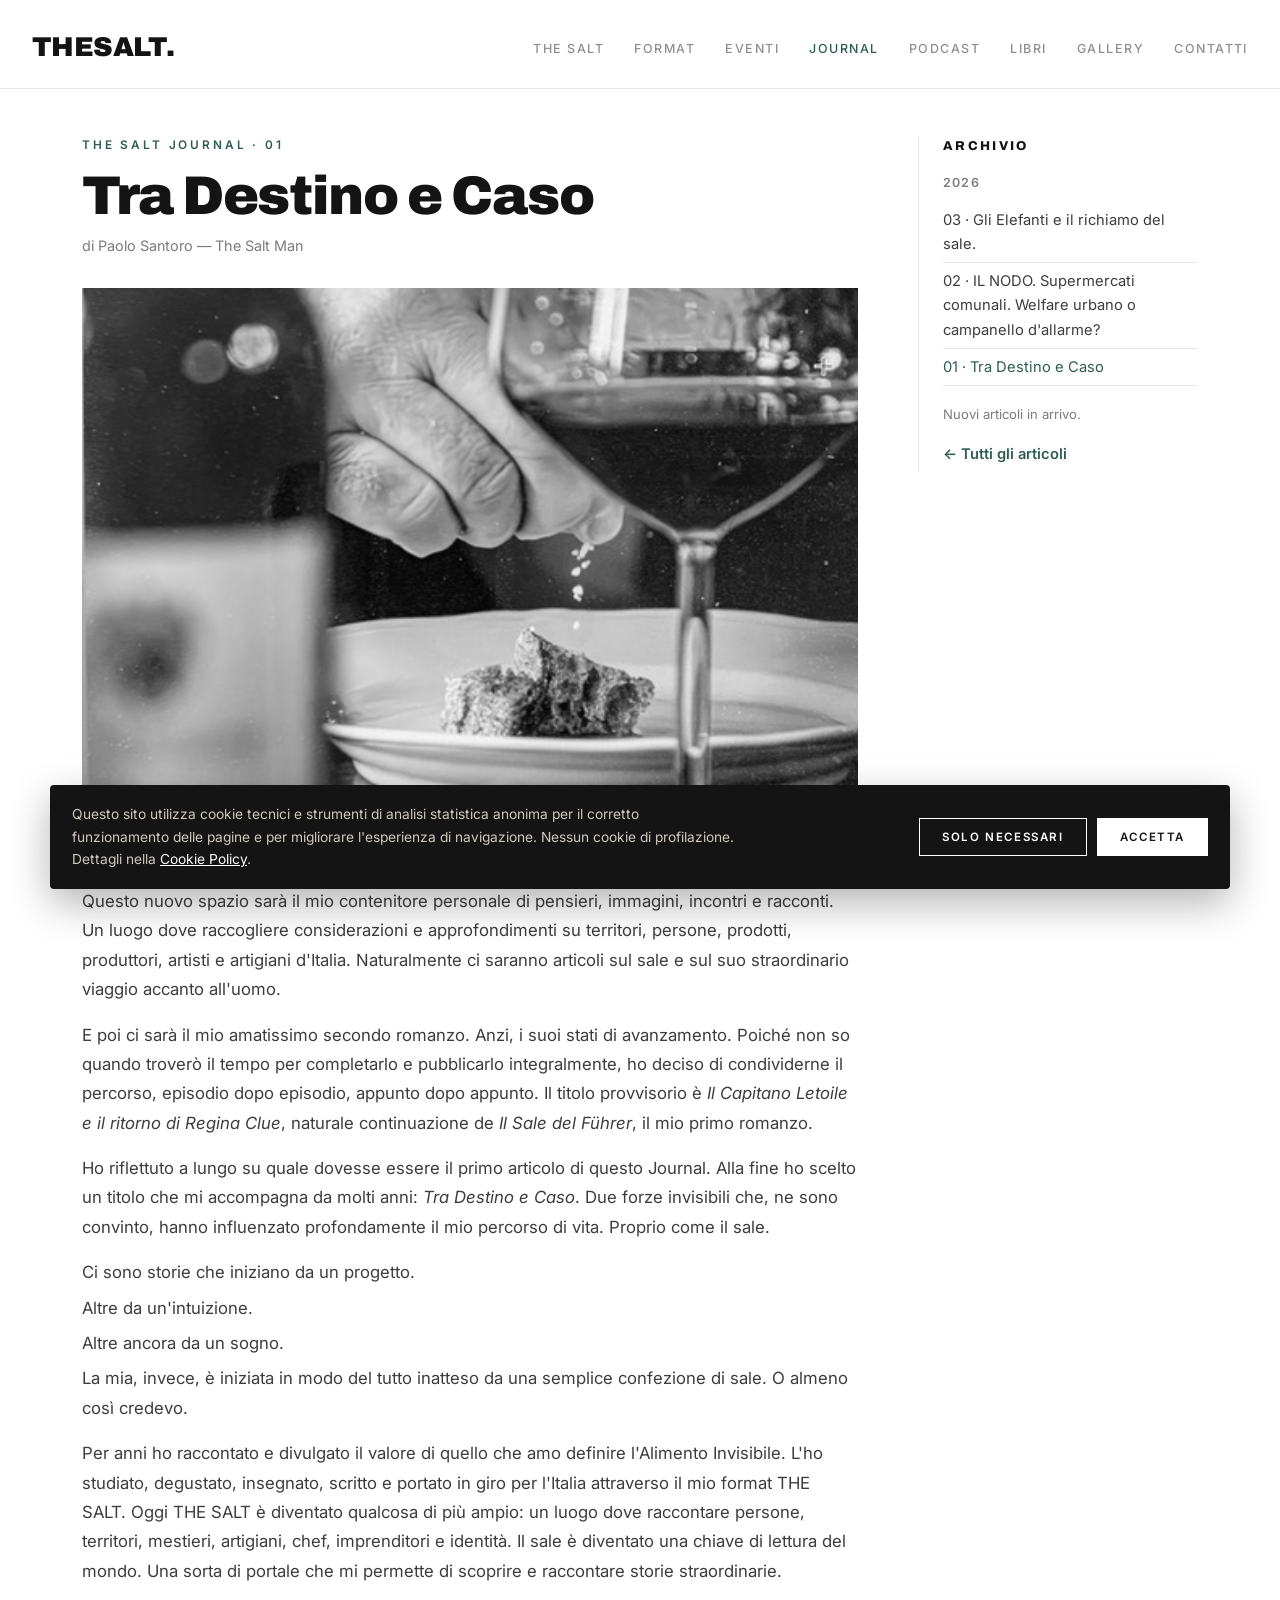
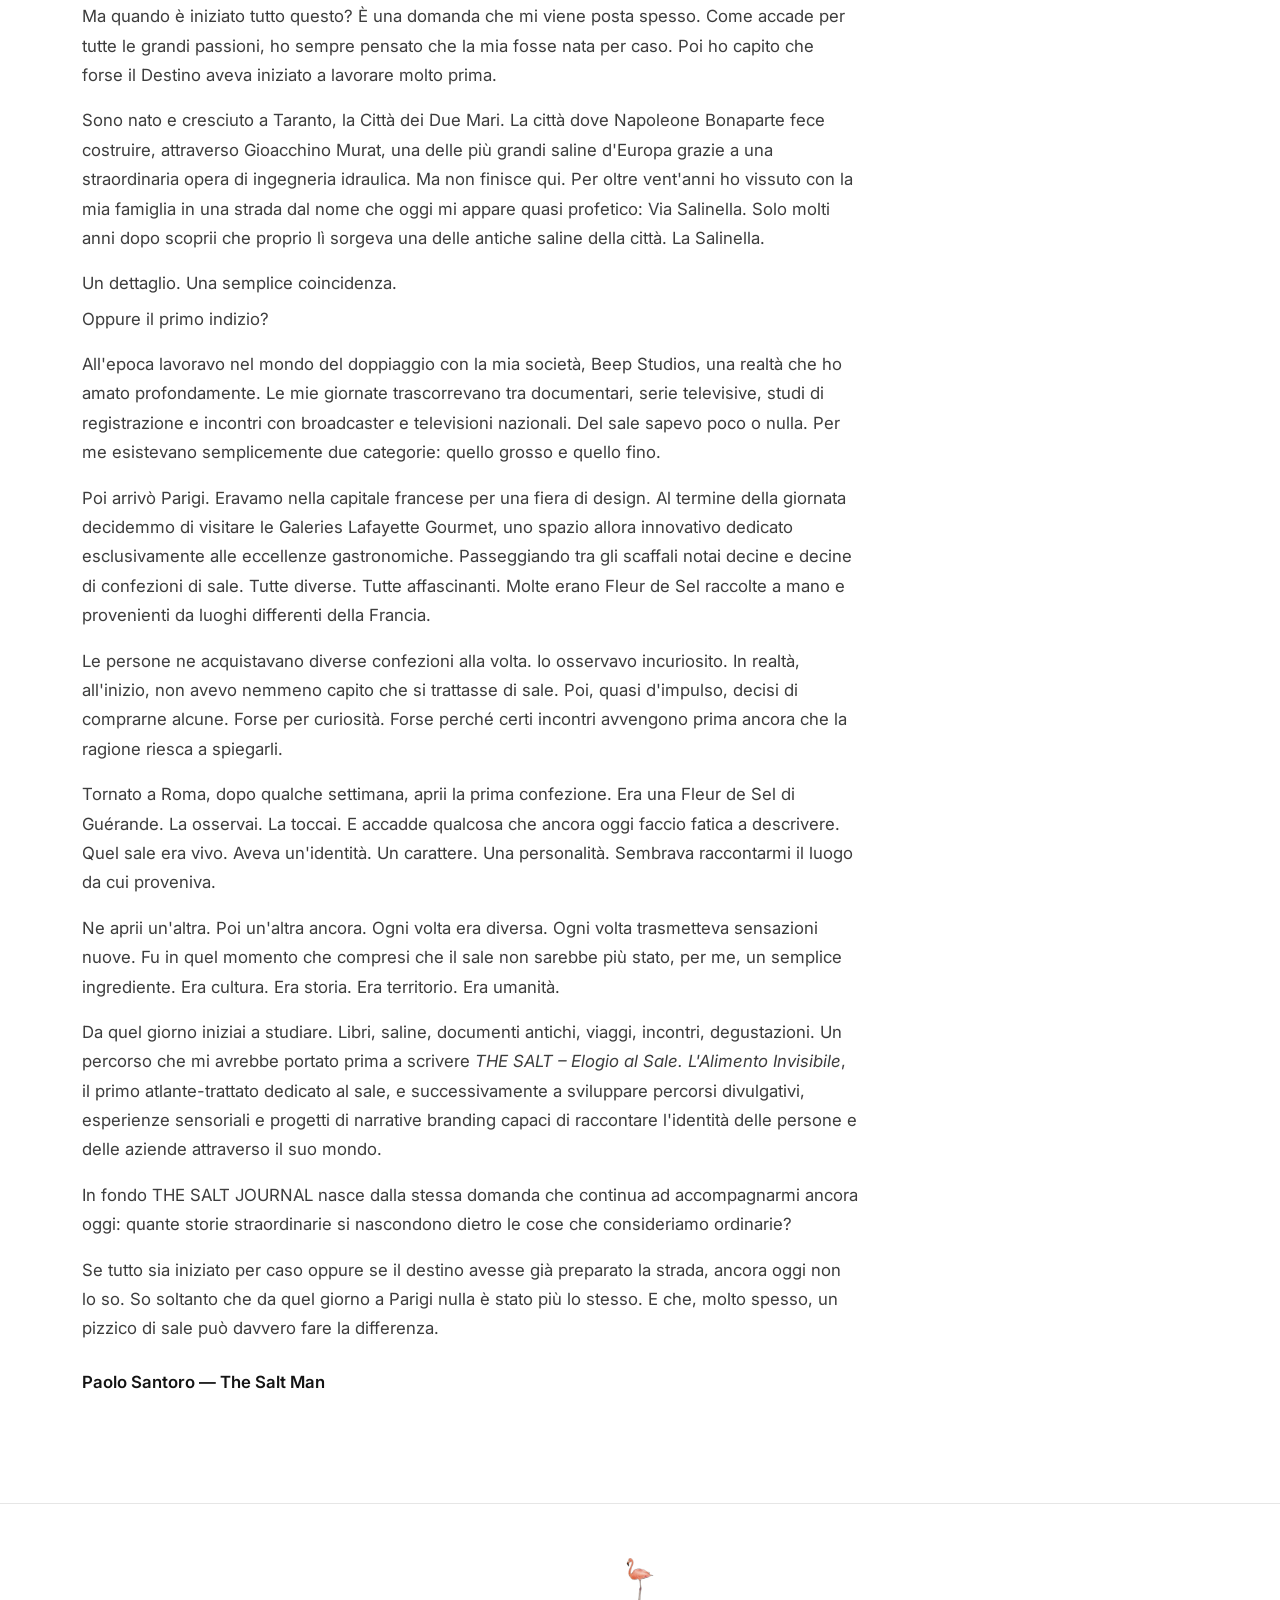
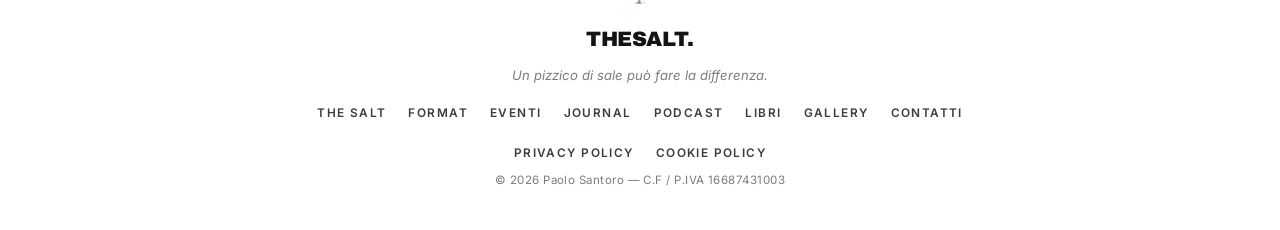
<file: journal-tra-destino-e-caso.html>
<!DOCTYPE html>
<html lang="it">
<head>
<meta charset="UTF-8">
<meta name="viewport" content="width=device-width, initial-scale=1">
<title>Tra Destino e Caso — The Salt Journal</title>
<meta name="description" content="Benvenuti nel primo articolo di THE SALT JOURNAL. Due forze invisibili che hanno influenzato profondamente il mio percorso di vita. Proprio come il sale.">
<meta property="og:title" content="Tra Destino e Caso — The Salt Journal">
<meta property="og:description" content="Benvenuti nel primo articolo di THE SALT JOURNAL. Due forze invisibili che hanno influenzato profondamente il mio percorso di vita. Proprio come il sale.">
<meta property="og:image" content="https://thesalt.it/assets/img/j-destino-01.jpg">
<link rel="preconnect" href="https://fonts.googleapis.com">
<link rel="preconnect" href="https://fonts.gstatic.com" crossorigin>
<link href="https://fonts.googleapis.com/css2?family=Archivo:wght@600;700;800;900&family=Inter:wght@400;500;600&display=swap" rel="stylesheet">
<link rel="icon" href="assets/img/favicon.ico" sizes="any">
<link rel="icon" type="image/png" sizes="32x32" href="assets/img/favicon-32.png">
<link rel="icon" type="image/png" sizes="16x16" href="assets/img/favicon-16.png">
<link rel="apple-touch-icon" href="assets/img/apple-touch-icon.png">
<link rel="stylesheet" href="assets/style.css">
</head>
<body>

<header>
  <div class="nav">
    <a href="index.html" class="brand">THESALT.</a>
    <button class="burger" id="burger" aria-label="Menu"><span></span><span></span><span></span></button>
    <ul class="menu" id="menu">
      <li><a href="index.html#thesalt">The Salt</a></li>
      <li><a href="format.html">Format</a></li>
      <li><a href="index.html#eventi">Eventi</a></li>
      <li><a href="journal.html" class="active">Journal</a></li>
      <li><a href="index.html#podcast">Podcast</a></li>
      <li><a href="libri.html">Libri</a></li>
      <li><a href="gallery.html">Gallery</a></li>
      <li><a href="contatti.html">Contatti</a></li>
    </ul>
  </div>
</header>

<section class="section" style="padding-top:54px">
  <div class="wrap">
    <div class="article-wrap">
      <article class="article reveal">
        <div class="eyebrow">The Salt Journal · 01</div>
        <h1>Tra Destino e Caso</h1>
        <div class="byline">di Paolo Santoro — The Salt Man</div>
        <img class="lead-img" src="assets/img/j-destino-01.jpg" alt="Tra Destino e Caso — confezioni di sale artigianale">

        <p>Via! Si parte. Benvenuti nel primo articolo di THE SALT JOURNAL.</p>
        <p>Questo nuovo spazio sarà il mio contenitore personale di pensieri, immagini, incontri e racconti. Un luogo dove raccogliere considerazioni e approfondimenti su territori, persone, prodotti, produttori, artisti e artigiani d'Italia. Naturalmente ci saranno articoli sul sale e sul suo straordinario viaggio accanto all'uomo.</p>
        <p>E poi ci sarà il mio amatissimo secondo romanzo. Anzi, i suoi stati di avanzamento. Poiché non so quando troverò il tempo per completarlo e pubblicarlo integralmente, ho deciso di condividerne il percorso, episodio dopo episodio, appunto dopo appunto. Il titolo provvisorio è <em>Il Capitano Letoile e il ritorno di Regina Clue</em>, naturale continuazione de <em>Il Sale del Führer</em>, il mio primo romanzo.</p>
        <p>Ho riflettuto a lungo su quale dovesse essere il primo articolo di questo Journal. Alla fine ho scelto un titolo che mi accompagna da molti anni: <em>Tra Destino e Caso</em>. Due forze invisibili che, ne sono convinto, hanno influenzato profondamente il mio percorso di vita. Proprio come il sale.</p>
        <p class="spaced">Ci sono storie che iniziano da un progetto.</p>
        <p class="spaced">Altre da un'intuizione.</p>
        <p class="spaced">Altre ancora da un sogno.</p>
        <p>La mia, invece, è iniziata in modo del tutto inatteso da una semplice confezione di sale. O almeno così credevo.</p>
        <p>Per anni ho raccontato e divulgato il valore di quello che amo definire l'Alimento Invisibile. L'ho studiato, degustato, insegnato, scritto e portato in giro per l'Italia attraverso il mio format THE SALT. Oggi THE SALT è diventato qualcosa di più ampio: un luogo dove raccontare persone, territori, mestieri, artigiani, chef, imprenditori e identità. Il sale è diventato una chiave di lettura del mondo. Una sorta di portale che mi permette di scoprire e raccontare storie straordinarie.</p>
        <p>Ma quando è iniziato tutto questo? È una domanda che mi viene posta spesso. Come accade per tutte le grandi passioni, ho sempre pensato che la mia fosse nata per caso. Poi ho capito che forse il Destino aveva iniziato a lavorare molto prima.</p>
        <p>Sono nato e cresciuto a Taranto, la Città dei Due Mari. La città dove Napoleone Bonaparte fece costruire, attraverso Gioacchino Murat, una delle più grandi saline d'Europa grazie a una straordinaria opera di ingegneria idraulica. Ma non finisce qui. Per oltre vent'anni ho vissuto con la mia famiglia in una strada dal nome che oggi mi appare quasi profetico: Via Salinella. Solo molti anni dopo scoprii che proprio lì sorgeva una delle antiche saline della città. La Salinella.</p>
        <p class="spaced">Un dettaglio. Una semplice coincidenza.</p>
        <p>Oppure il primo indizio?</p>
        <p>All'epoca lavoravo nel mondo del doppiaggio con la mia società, Beep Studios, una realtà che ho amato profondamente. Le mie giornate trascorrevano tra documentari, serie televisive, studi di registrazione e incontri con broadcaster e televisioni nazionali. Del sale sapevo poco o nulla. Per me esistevano semplicemente due categorie: quello grosso e quello fino.</p>
        <p>Poi arrivò Parigi. Eravamo nella capitale francese per una fiera di design. Al termine della giornata decidemmo di visitare le Galeries Lafayette Gourmet, uno spazio allora innovativo dedicato esclusivamente alle eccellenze gastronomiche. Passeggiando tra gli scaffali notai decine e decine di confezioni di sale. Tutte diverse. Tutte affascinanti. Molte erano Fleur de Sel raccolte a mano e provenienti da luoghi differenti della Francia.</p>
        <p>Le persone ne acquistavano diverse confezioni alla volta. Io osservavo incuriosito. In realtà, all'inizio, non avevo nemmeno capito che si trattasse di sale. Poi, quasi d'impulso, decisi di comprarne alcune. Forse per curiosità. Forse perché certi incontri avvengono prima ancora che la ragione riesca a spiegarli.</p>
        <p>Tornato a Roma, dopo qualche settimana, aprii la prima confezione. Era una Fleur de Sel di Guérande. La osservai. La toccai. E accadde qualcosa che ancora oggi faccio fatica a descrivere. Quel sale era vivo. Aveva un'identità. Un carattere. Una personalità. Sembrava raccontarmi il luogo da cui proveniva.</p>
        <p>Ne aprii un'altra. Poi un'altra ancora. Ogni volta era diversa. Ogni volta trasmetteva sensazioni nuove. Fu in quel momento che compresi che il sale non sarebbe più stato, per me, un semplice ingrediente. Era cultura. Era storia. Era territorio. Era umanità.</p>
        <p>Da quel giorno iniziai a studiare. Libri, saline, documenti antichi, viaggi, incontri, degustazioni. Un percorso che mi avrebbe portato prima a scrivere <em>THE SALT – Elogio al Sale. L'Alimento Invisibile</em>, il primo atlante-trattato dedicato al sale, e successivamente a sviluppare percorsi divulgativi, esperienze sensoriali e progetti di narrative branding capaci di raccontare l'identità delle persone e delle aziende attraverso il suo mondo.</p>
        <p>In fondo THE SALT JOURNAL nasce dalla stessa domanda che continua ad accompagnarmi ancora oggi: quante storie straordinarie si nascondono dietro le cose che consideriamo ordinarie?</p>
        <p>Se tutto sia iniziato per caso oppure se il destino avesse già preparato la strada, ancora oggi non lo so. So soltanto che da quel giorno a Parigi nulla è stato più lo stesso. E che, molto spesso, un pizzico di sale può davvero fare la differenza.</p>
        <p class="closing">Paolo Santoro — The Salt Man</p>
      </article>

      <aside class="archive reveal">
        <h4>Archivio</h4>
        <div class="year">2026</div>
        <a href="journal-gli-elefanti-e-il-richiamo-del-sale.html">03 · Gli Elefanti e il richiamo del sale.</a>
        <a href="journal-il-nodo-supermercati-comunali-welfare-urbano-o-cam.html">02 · IL NODO. Supermercati comunali. Welfare urbano o campanello d'allarme?</a>
        <a href="journal-tra-destino-e-caso.html" style="color:var(--teal)">01 · Tra Destino e Caso</a>
        <p style="color:var(--muted);font-size:.82rem;margin-top:18px">Nuovi articoli in arrivo.</p>
        <a href="journal.html" style="border:0;color:var(--teal);font-weight:600;margin-top:10px">← Tutti gli articoli</a>
      </aside>
    </div>
  </div>
</section>

<footer>
  <div class="wrap">
    <img class="spoon" src="assets/img/spoonbill.png" alt="THE SALT">
    <div class="fmark">THESALT.</div>
    <div class="ftag">Un pizzico di sale può fare la differenza.</div>
    <div class="flinks">
      <a href="index.html#thesalt">The Salt</a><a href="format.html">Format</a><a href="index.html#eventi">Eventi</a>
      <a href="journal.html">Journal</a><a href="index.html#podcast">Podcast</a><a href="libri.html">Libri</a>
      <a href="gallery.html">Gallery</a><a href="contatti.html">Contatti</a>
    </div>
    <div class="flinks" style="margin-bottom:8px"><a href="privacy.html">Privacy Policy</a><a href="cookie.html">Cookie Policy</a></div>
    <div class="copy">© 2026 Paolo Santoro — C.F / P.IVA 16687431003</div>
  </div>
</footer>

<div id="cookie-banner">
  <p>Questo sito utilizza cookie tecnici e strumenti di analisi statistica anonima per il corretto funzionamento delle pagine e per migliorare l'esperienza di navigazione. Nessun cookie di profilazione. Dettagli nella <a href="cookie.html">Cookie Policy</a>.</p>
  <div class="cta">
    <button class="decline" onclick="tsCookie('necessary')">Solo necessari</button>
    <button class="accept" onclick="tsCookie('all')">Accetta</button>
  </div>
</div>

<script>
  const burger=document.getElementById('burger'),menu=document.getElementById('menu');
  burger.addEventListener('click',()=>menu.classList.toggle('open'));
  menu.querySelectorAll('a').forEach(a=>a.addEventListener('click',()=>menu.classList.remove('open')));
  const io=new IntersectionObserver(es=>es.forEach(e=>{if(e.isIntersecting)e.target.classList.add('in')}),{threshold:.08});
  document.querySelectorAll('.reveal').forEach(el=>io.observe(el));
  try{if(!localStorage.getItem('ts-cookie')){document.getElementById('cookie-banner').classList.add('show');}}catch(e){}
  function tsCookie(v){try{localStorage.setItem('ts-cookie',v);}catch(e){}document.getElementById('cookie-banner').classList.remove('show');}
</script>
</body>
</html>
</file>
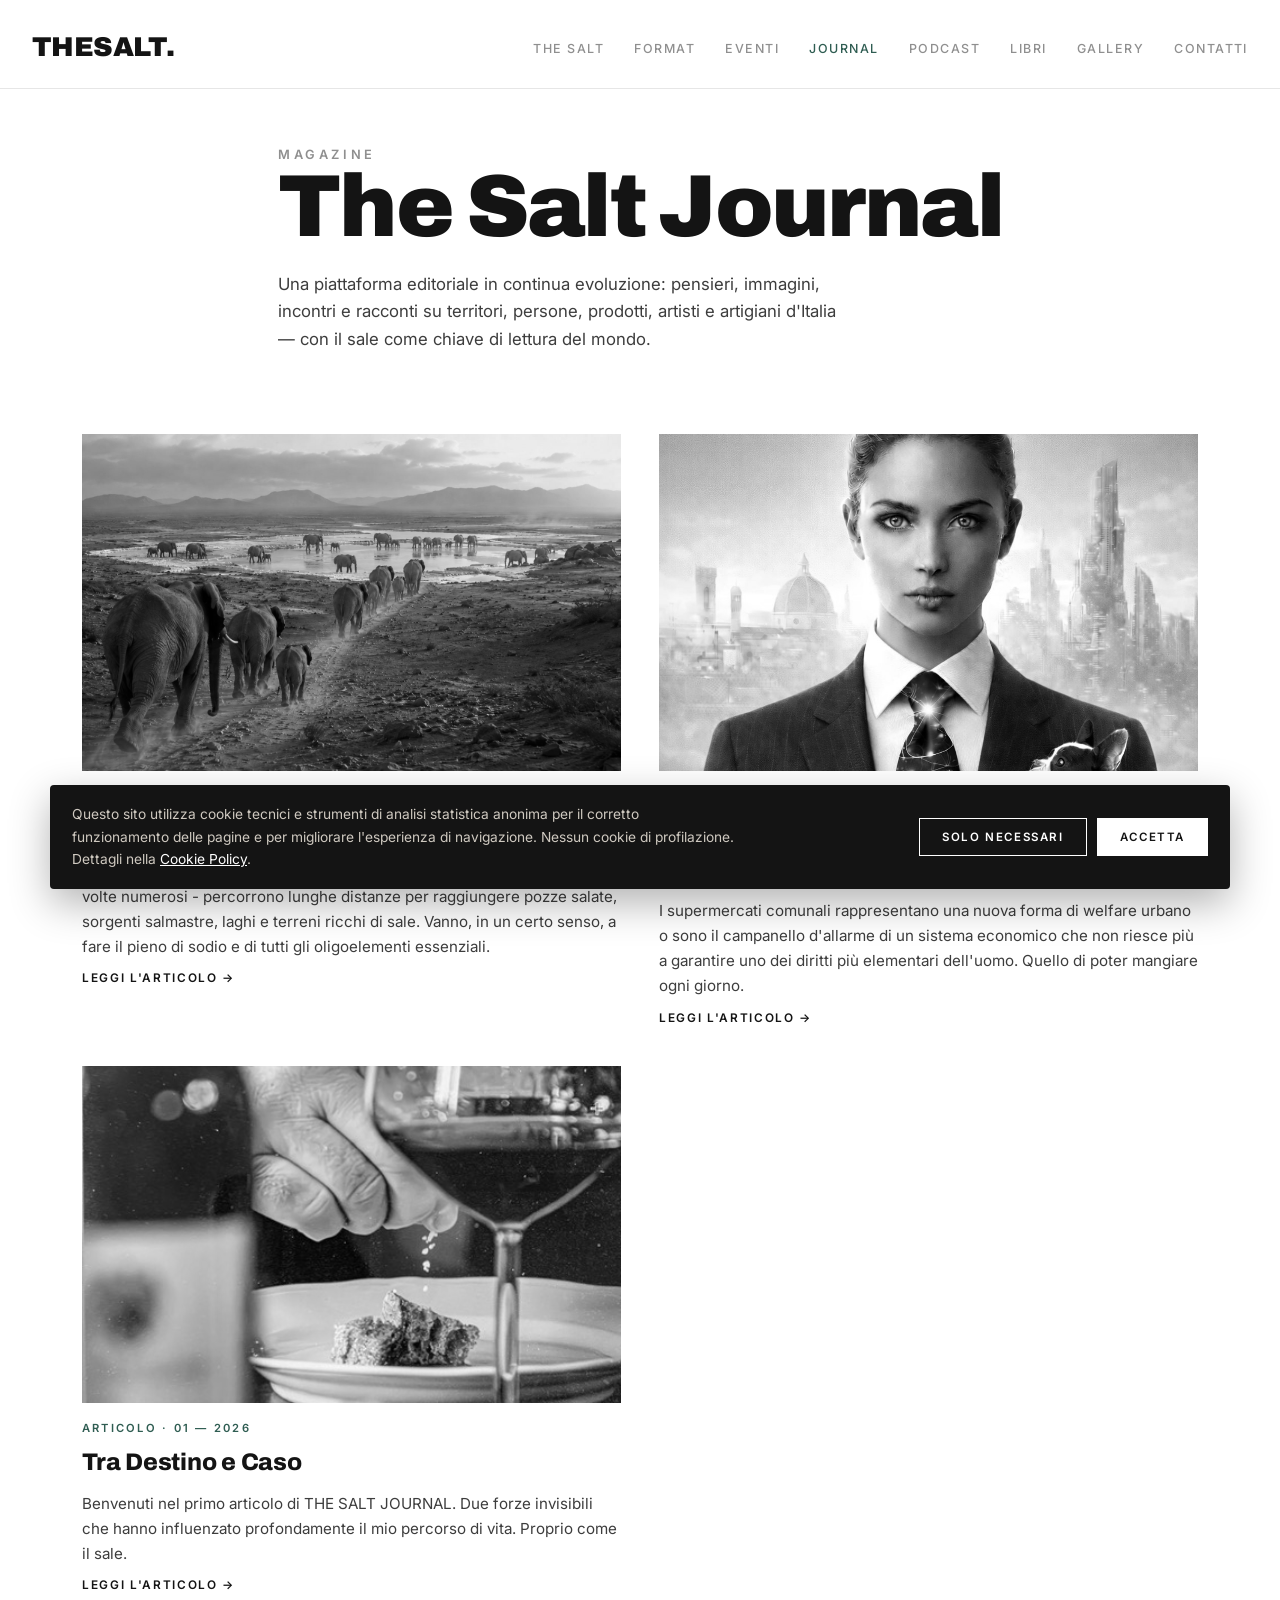
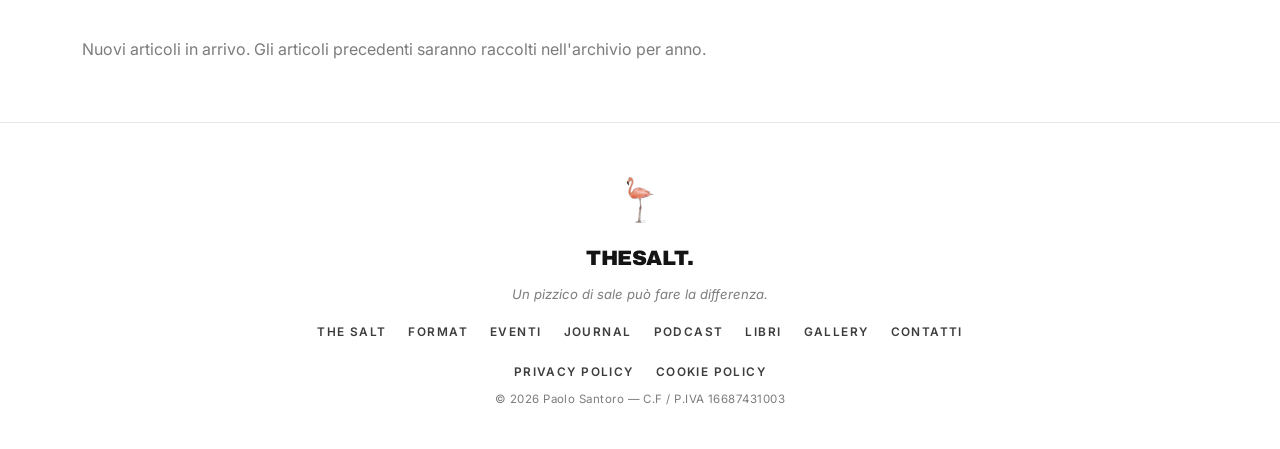
<file: journal.html>
<!DOCTYPE html>
<html lang="it">
<head>
<meta charset="UTF-8">
<meta name="viewport" content="width=device-width, initial-scale=1">
<title>The Salt Journal — THESALT.</title>
<meta name="description" content="THE SALT JOURNAL: piattaforma editoriale su territori, persone, prodotti, artisti e artigiani d'Italia, con il sale come chiave di lettura del mondo.">
<link rel="preconnect" href="https://fonts.googleapis.com">
<link rel="preconnect" href="https://fonts.gstatic.com" crossorigin>
<link href="https://fonts.googleapis.com/css2?family=Archivo:wght@600;700;800;900&family=Inter:wght@400;500;600&display=swap" rel="stylesheet">
<link rel="icon" href="assets/img/favicon.ico" sizes="any">
<link rel="icon" type="image/png" sizes="32x32" href="assets/img/favicon-32.png">
<link rel="icon" type="image/png" sizes="16x16" href="assets/img/favicon-16.png">
<link rel="apple-touch-icon" href="assets/img/apple-touch-icon.png">
<link rel="stylesheet" href="assets/style.css">
</head>
<body>

<header>
  <div class="nav">
    <a href="index.html" class="brand">THESALT.</a>
    <button class="burger" id="burger" aria-label="Menu"><span></span><span></span><span></span></button>
    <ul class="menu" id="menu">
      <li><a href="index.html#thesalt">The Salt</a></li>
      <li><a href="format.html">Format</a></li>
      <li><a href="index.html#eventi">Eventi</a></li>
      <li><a href="journal.html" class="active">Journal</a></li>
      <li><a href="index.html#podcast">Podcast</a></li>
      <li><a href="libri.html">Libri</a></li>
      <li><a href="gallery.html">Gallery</a></li>
      <li><a href="contatti.html">Contatti</a></li>
    </ul>
  </div>
</header>

<section class="hero" style="min-height:auto;padding:54px 0 20px">
  <div class="wrap">
    <div class="tagline">Magazine</div>
    <h1>The Salt Journal</h1>
    <p class="sub">Una piattaforma editoriale in continua evoluzione: pensieri, immagini, incontri e racconti su territori, persone, prodotti, artisti e artigiani d'Italia — con il sale come chiave di lettura del mondo.</p>
  </div>
</section>

<section class="section tight">
  <div class="wrap">
    <div class="journal-grid reveal">
      <!-- ARTICOLI:START — elenco generato dal pannello (pannello.html): non modificare a mano -->
      <a class="jcard" href="journal-gli-elefanti-e-il-richiamo-del-sale.html">
        <img src="assets/img/j-gli-elefanti-e-il-richiamo-del-sale-01.jpg" alt="Gli Elefanti e il richiamo del sale.">
        <div class="tag">Articolo · 03 — 2026</div>
        <h3>Gli Elefanti e il richiamo del sale.</h3>
        <p>In determinati periodi dell’anno, gruppi di elefanti - talvolta piccoli, altre volte numerosi - percorrono lunghe distanze per raggiungere pozze salate, sorgenti salmastre, laghi e terreni ricchi di sale. Vanno, in un certo senso, a fare il pieno di sodio e di tutti gli oligoelementi essenziali. </p>
        <div class="more">Leggi l'articolo →</div>
      </a>
      <a class="jcard" href="journal-il-nodo-supermercati-comunali-welfare-urbano-o-cam.html">
        <img src="assets/img/j-il-nodo-supermercati-comunali-welfare-urbano-o-cam-01.jpg" alt="IL NODO. Supermercati comunali. Welfare urbano o campanello d'allarme?">
        <div class="tag">Articolo · 02 — 2026</div>
        <h3>IL NODO. Supermercati comunali. Welfare urbano o campanello d'allarme?</h3>
        <p>I supermercati comunali rappresentano una nuova forma di welfare urbano o sono il campanello d'allarme di un sistema economico che non riesce più a garantire uno dei diritti più elementari dell'uomo. Quello di poter mangiare ogni giorno.</p>
        <div class="more">Leggi l'articolo →</div>
      </a>
      <a class="jcard" href="journal-tra-destino-e-caso.html">
        <img src="assets/img/j-destino-01.jpg" alt="Tra Destino e Caso — confezioni di sale artigianale">
        <div class="tag">Articolo · 01 — 2026</div>
        <h3>Tra Destino e Caso</h3>
        <p>Benvenuti nel primo articolo di THE SALT JOURNAL. Due forze invisibili che hanno influenzato profondamente il mio percorso di vita. Proprio come il sale.</p>
        <div class="more">Leggi l'articolo →</div>
      </a>
      <!-- ARTICOLI:END -->
    </div>
    <p style="color:var(--muted);margin-top:40px">Nuovi articoli in arrivo. Gli articoli precedenti saranno raccolti nell'archivio per anno.</p>
  </div>
</section>

<footer>
  <div class="wrap">
    <img class="spoon" src="assets/img/spoonbill.png" alt="THE SALT">
    <div class="fmark">THESALT.</div>
    <div class="ftag">Un pizzico di sale può fare la differenza.</div>
    <div class="flinks">
      <a href="index.html#thesalt">The Salt</a><a href="format.html">Format</a><a href="index.html#eventi">Eventi</a>
      <a href="journal.html">Journal</a><a href="index.html#podcast">Podcast</a><a href="libri.html">Libri</a>
      <a href="gallery.html">Gallery</a><a href="contatti.html">Contatti</a>
    </div>
    <div class="flinks" style="margin-bottom:8px"><a href="privacy.html">Privacy Policy</a><a href="cookie.html">Cookie Policy</a></div>
    <div class="copy">© 2026 Paolo Santoro — C.F / P.IVA 16687431003</div>
  </div>
</footer>

<div id="cookie-banner">
  <p>Questo sito utilizza cookie tecnici e strumenti di analisi statistica anonima per il corretto funzionamento delle pagine e per migliorare l'esperienza di navigazione. Nessun cookie di profilazione. Dettagli nella <a href="cookie.html">Cookie Policy</a>.</p>
  <div class="cta">
    <button class="decline" onclick="tsCookie('necessary')">Solo necessari</button>
    <button class="accept" onclick="tsCookie('all')">Accetta</button>
  </div>
</div>

<script>
  const burger=document.getElementById('burger'),menu=document.getElementById('menu');
  burger.addEventListener('click',()=>menu.classList.toggle('open'));
  menu.querySelectorAll('a').forEach(a=>a.addEventListener('click',()=>menu.classList.remove('open')));
  const io=new IntersectionObserver(es=>es.forEach(e=>{if(e.isIntersecting)e.target.classList.add('in')}),{threshold:.08});
  document.querySelectorAll('.reveal').forEach(el=>io.observe(el));
  try{if(!localStorage.getItem('ts-cookie')){document.getElementById('cookie-banner').classList.add('show');}}catch(e){}
  function tsCookie(v){try{localStorage.setItem('ts-cookie',v);}catch(e){}document.getElementById('cookie-banner').classList.remove('show');}
</script>
</body>
</html>
</file>
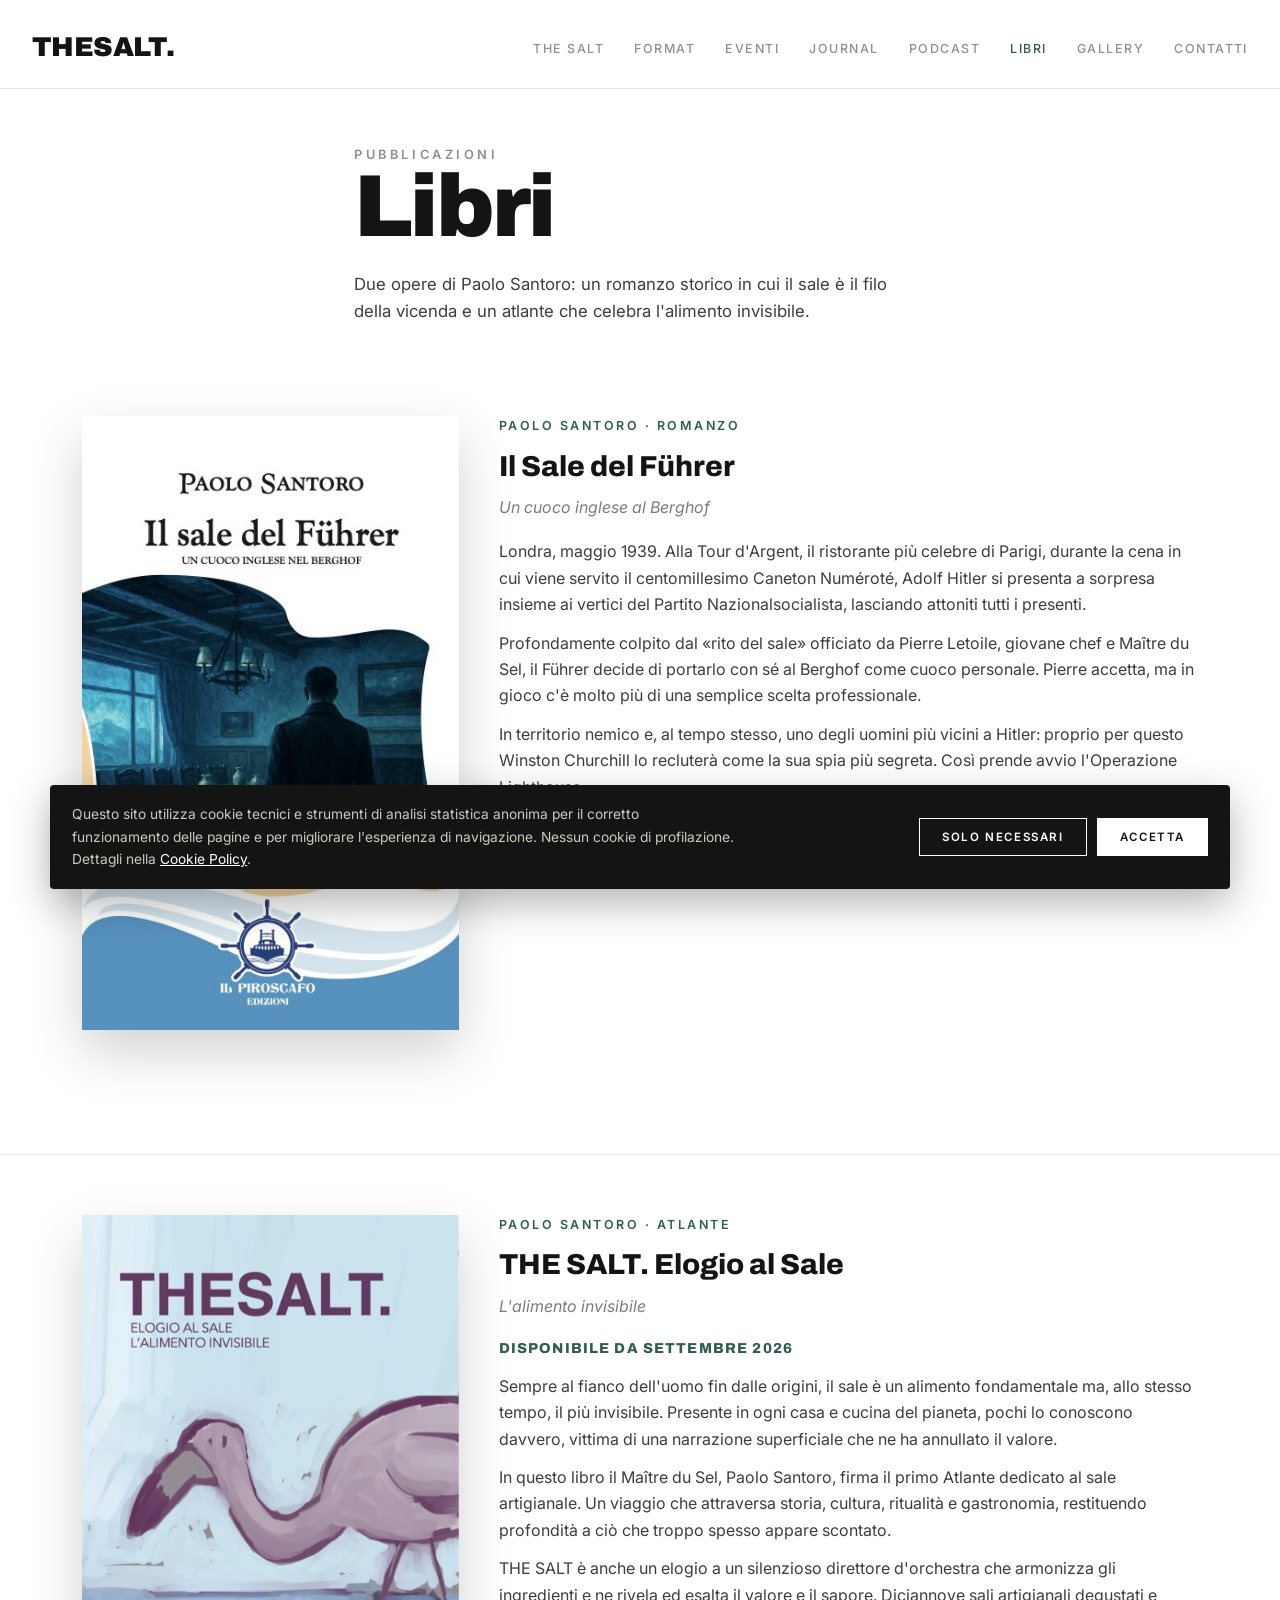
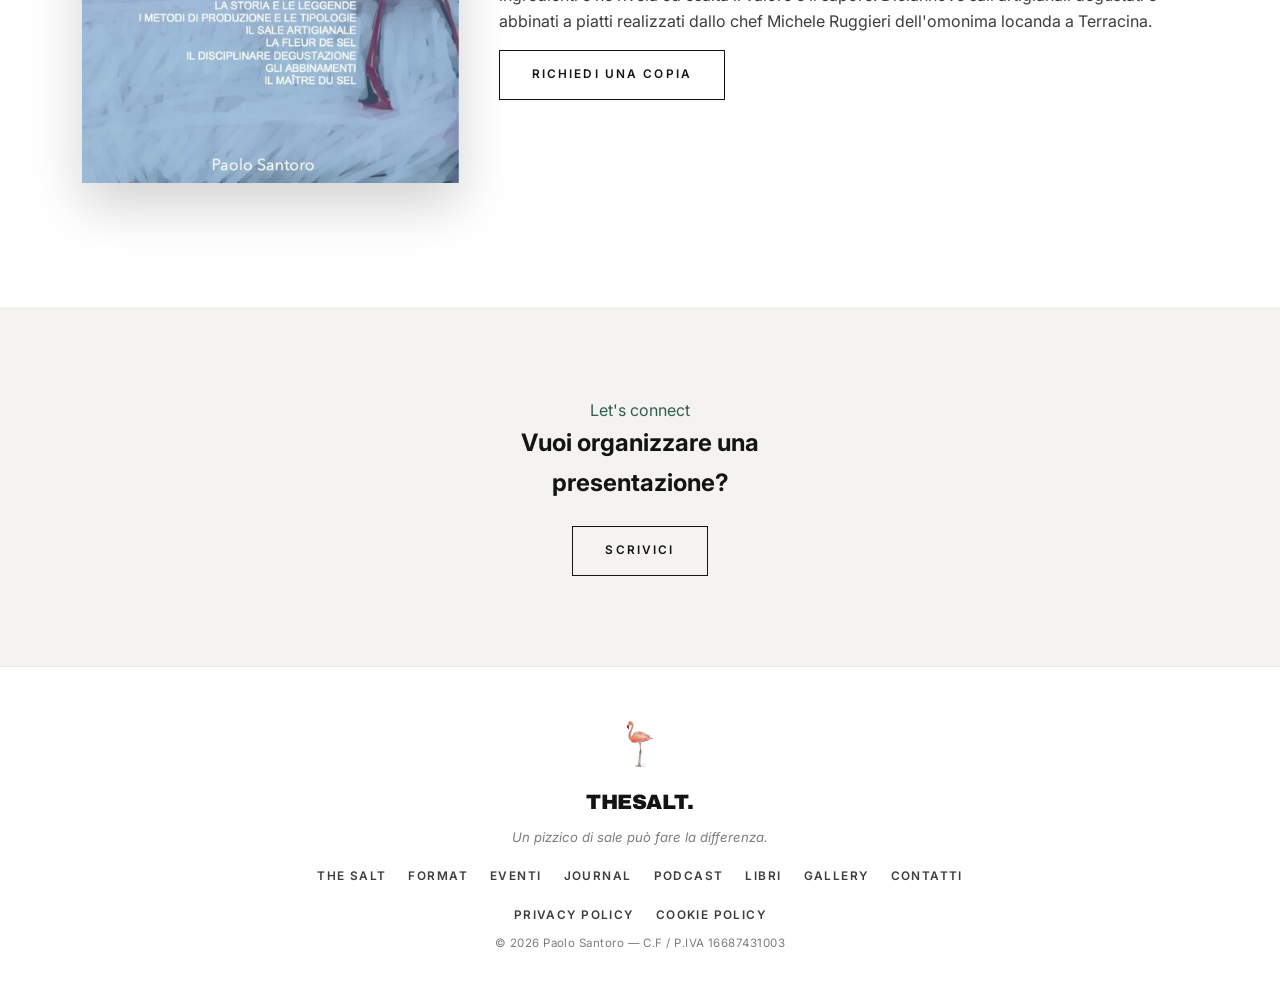
<file: libri.html>
<!DOCTYPE html>
<html lang="it">
<head>
<meta charset="UTF-8">
<meta name="viewport" content="width=device-width, initial-scale=1">
<title>Libri — THESALT.</title>
<meta name="description" content="I libri di Paolo Santoro: il romanzo Il Sale del Führer e l'atlante Elogio al Sale, l'alimento invisibile.">
<link rel="preconnect" href="https://fonts.googleapis.com">
<link rel="preconnect" href="https://fonts.gstatic.com" crossorigin>
<link href="https://fonts.googleapis.com/css2?family=Archivo:wght@600;700;800;900&family=Inter:wght@400;500;600&display=swap" rel="stylesheet">
<link rel="icon" href="assets/img/favicon.ico" sizes="any">
<link rel="icon" type="image/png" sizes="32x32" href="assets/img/favicon-32.png">
<link rel="icon" type="image/png" sizes="16x16" href="assets/img/favicon-16.png">
<link rel="apple-touch-icon" href="assets/img/apple-touch-icon.png">
<link rel="stylesheet" href="assets/style.css">
</head>
<body>

<header>
  <div class="nav">
    <a href="index.html" class="brand">THESALT.</a>
    <button class="burger" id="burger" aria-label="Menu"><span></span><span></span><span></span></button>
    <ul class="menu" id="menu">
      <li><a href="index.html#thesalt">The Salt</a></li>
      <li><a href="format.html">Format</a></li>
      <li><a href="index.html#eventi">Eventi</a></li>
      <li><a href="journal.html">Journal</a></li>
      <li><a href="index.html#podcast">Podcast</a></li>
      <li><a href="libri.html" class="active">Libri</a></li>
      <li><a href="gallery.html">Gallery</a></li>
      <li><a href="contatti.html">Contatti</a></li>
    </ul>
  </div>
</header>

<section class="hero" style="min-height:auto;padding:54px 0 30px">
  <div class="wrap">
    <div class="tagline">Pubblicazioni</div>
    <h1>Libri</h1>
    <p class="sub">Due opere di Paolo Santoro: un romanzo storico in cui il sale è il filo della vicenda e un atlante che celebra l'alimento invisibile.</p>
  </div>
</section>

<section class="section tight" id="fuhrer">
  <div class="wrap"><div class="book reveal">
    <img src="assets/img/book-fuhrer.jpg" alt="Il Sale del Führer">
    <div>
      <div class="meta">Paolo Santoro · Romanzo</div>
      <h3>Il Sale del Führer</h3>
      <div class="it">Un cuoco inglese al Berghof</div>
      <p>Londra, maggio 1939. Alla Tour d'Argent, il ristorante più celebre di Parigi, durante la cena in cui viene servito il centomillesimo Caneton Numéroté, Adolf Hitler si presenta a sorpresa insieme ai vertici del Partito Nazionalsocialista, lasciando attoniti tutti i presenti.</p>
      <p>Profondamente colpito dal «rito del sale» officiato da Pierre Letoile, giovane chef e Maître du Sel, il Führer decide di portarlo con sé al Berghof come cuoco personale. Pierre accetta, ma in gioco c'è molto più di una semplice scelta professionale.</p>
      <p>In territorio nemico e, al tempo stesso, uno degli uomini più vicini a Hitler: proprio per questo Winston Churchill lo recluterà come la sua spia più segreta. Così prende avvio l'Operazione Lighthouse.</p>
      <a class="btn" href="https://www.amazon.it/sale-F%C3%BChrer-chef-inglese-Berghof/dp/B0FXJ64XQZ" target="_blank" rel="noopener" style="margin-top:8px">Acquista su Amazon</a>
    </div>
  </div></div>
</section>

<hr class="divider">

<section class="section tight" id="elogio">
  <div class="wrap"><div class="book reveal">
    <img src="assets/img/book-elogio.jpg" alt="Elogio al Sale">
    <div>
      <div class="meta">Paolo Santoro · Atlante</div>
      <h3>THE SALT. Elogio al Sale</h3>
      <div class="it">L'alimento invisibile</div>
      <p style="font-family:Archivo;font-weight:800;letter-spacing:.08em;text-transform:uppercase;color:var(--teal);font-size:.9rem">Disponibile da settembre 2026</p>
      <p>Sempre al fianco dell'uomo fin dalle origini, il sale è un alimento fondamentale ma, allo stesso tempo, il più invisibile. Presente in ogni casa e cucina del pianeta, pochi lo conoscono davvero, vittima di una narrazione superficiale che ne ha annullato il valore.</p>
      <p>In questo libro il Maître du Sel, Paolo Santoro, firma il primo Atlante dedicato al sale artigianale. Un viaggio che attraversa storia, cultura, ritualità e gastronomia, restituendo profondità a ciò che troppo spesso appare scontato.</p>
      <p>THE SALT è anche un elogio a un silenzioso direttore d'orchestra che armonizza gli ingredienti e ne rivela ed esalta il valore e il sapore. Diciannove sali artigianali degustati e abbinati a piatti realizzati dallo chef Michele Ruggieri dell'omonima locanda a Terracina.</p>
      <a class="btn" href="mailto:psantoro@thesalt.it?subject=Richiesta%20copia%20—%20Elogio%20al%20Sale&body=Salve,%20vorrei%20ricevere%20una%20copia%20del%20libro%20Elogio%20al%20Sale.%20I%20miei%20dati%20per%20la%20spedizione%20sono:" style="margin-top:4px">Richiedi una copia</a>
    </div>
  </div></div>
</section>

<section class="section band" style="text-align:center">
  <div class="wrap">
    <div class="kicker">Let's connect</div>
    <h2 style="max-width:22ch;margin:0 auto 24px">Vuoi organizzare una presentazione?</h2>
    <a class="btn" href="contatti.html">Scrivici</a>
  </div>
</section>

<footer>
  <div class="wrap">
    <img class="spoon" src="assets/img/spoonbill.png" alt="THE SALT">
    <div class="fmark">THESALT.</div>
    <div class="ftag">Un pizzico di sale può fare la differenza.</div>
    <div class="flinks">
      <a href="index.html#thesalt">The Salt</a><a href="format.html">Format</a><a href="index.html#eventi">Eventi</a>
      <a href="journal.html">Journal</a><a href="index.html#podcast">Podcast</a><a href="libri.html">Libri</a>
      <a href="gallery.html">Gallery</a><a href="contatti.html">Contatti</a>
    </div>
    <div class="flinks" style="margin-bottom:8px"><a href="privacy.html">Privacy Policy</a><a href="cookie.html">Cookie Policy</a></div>
    <div class="copy">© 2026 Paolo Santoro — C.F / P.IVA 16687431003</div>
  </div>
</footer>

<div id="cookie-banner">
  <p>Questo sito utilizza cookie tecnici e strumenti di analisi statistica anonima per il corretto funzionamento delle pagine e per migliorare l'esperienza di navigazione. Nessun cookie di profilazione. Dettagli nella <a href="cookie.html">Cookie Policy</a>.</p>
  <div class="cta">
    <button class="decline" onclick="tsCookie('necessary')">Solo necessari</button>
    <button class="accept" onclick="tsCookie('all')">Accetta</button>
  </div>
</div>

<script>
  const burger=document.getElementById('burger'),menu=document.getElementById('menu');
  burger.addEventListener('click',()=>menu.classList.toggle('open'));
  menu.querySelectorAll('a').forEach(a=>a.addEventListener('click',()=>menu.classList.remove('open')));
  const io=new IntersectionObserver(es=>es.forEach(e=>{if(e.isIntersecting)e.target.classList.add('in')}),{threshold:.12});
  document.querySelectorAll('.reveal').forEach(el=>io.observe(el));
  try{if(!localStorage.getItem('ts-cookie')){document.getElementById('cookie-banner').classList.add('show');}}catch(e){}
  function tsCookie(v){try{localStorage.setItem('ts-cookie',v);}catch(e){}document.getElementById('cookie-banner').classList.remove('show');}
</script>
</body>
</html>
</file>
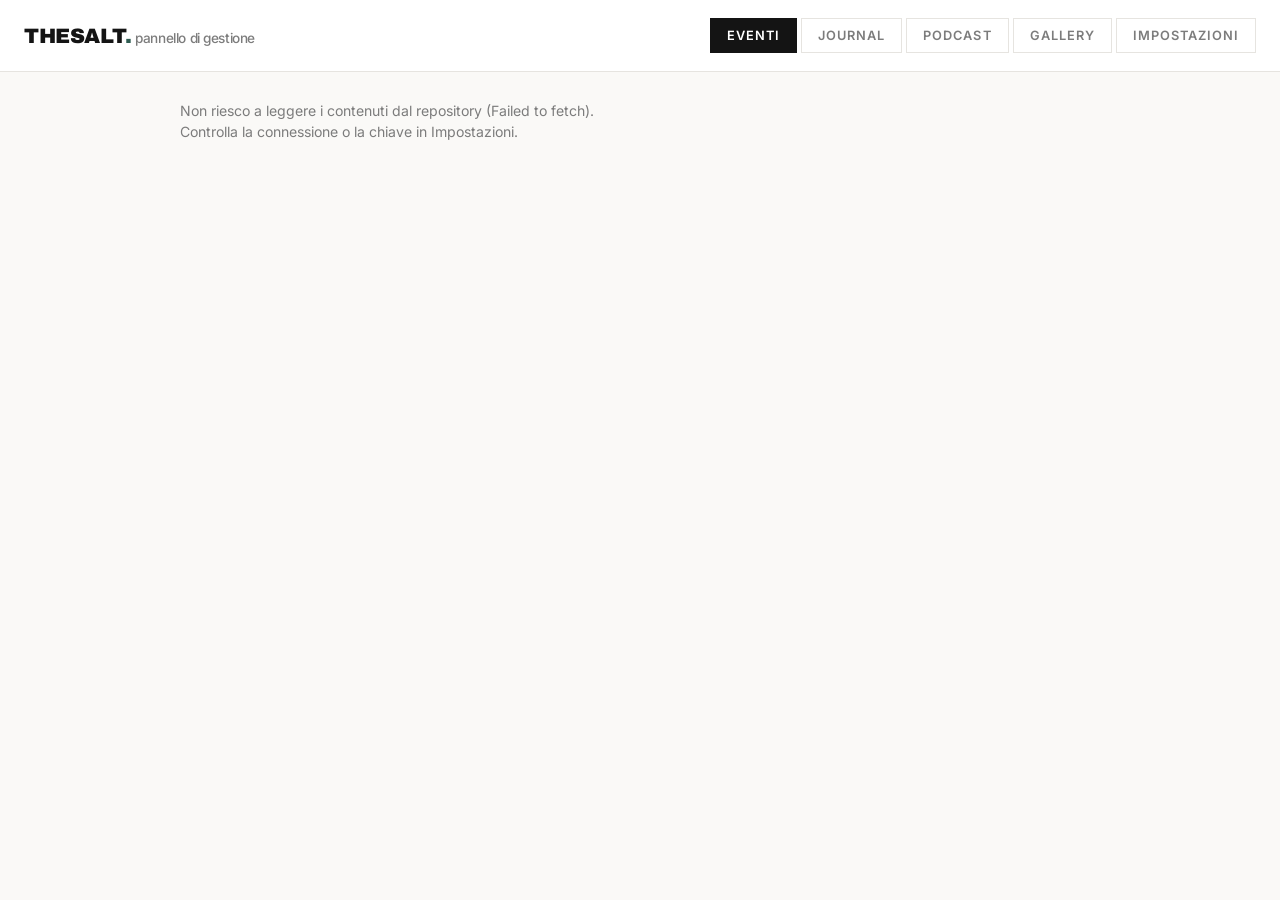
<file: pannello.html>
<!DOCTYPE html>
<html lang="it">
<head>
<meta charset="UTF-8">
<meta name="viewport" content="width=device-width, initial-scale=1">
<meta name="robots" content="noindex,nofollow">
<title>Pannello — THESALT.</title>
<link rel="icon" href="assets/img/favicon.ico" sizes="any">
<link href="https://fonts.googleapis.com/css2?family=Archivo:wght@700;800;900&family=Inter:wght@400;500;600&display=swap" rel="stylesheet">
<style>
  :root{--ink:#141414;--soft:#3d3d3d;--muted:#7c7c7c;--line:#e6e4e0;--teal:#2f5d52;--bg:#faf9f7}
  *{box-sizing:border-box;margin:0;padding:0}
  body{font-family:Inter,sans-serif;color:var(--ink);background:var(--bg);padding-bottom:120px}
  .top{background:#fff;border-bottom:1px solid var(--line);padding:18px 24px;display:flex;align-items:center;gap:18px;flex-wrap:wrap}
  .brand{font-family:Archivo;font-weight:900;font-size:1.3rem;letter-spacing:-.02em}
  .brand span{color:var(--teal)}
  .tabs{display:flex;gap:4px;margin-left:auto;flex-wrap:wrap}
  .tabs button{font-family:inherit;font-size:.8rem;letter-spacing:.08em;text-transform:uppercase;font-weight:600;
    padding:9px 16px;border:1px solid var(--line);background:#fff;cursor:pointer;color:var(--muted)}
  .tabs button.on{background:var(--ink);color:#fff;border-color:var(--ink)}
  .wrap{max-width:960px;margin:0 auto;padding:28px 20px}
  h2{font-family:Archivo;font-weight:800;font-size:1.4rem;margin-bottom:6px}
  .hint{color:var(--muted);font-size:.88rem;margin-bottom:22px;line-height:1.5}
  .item{background:#fff;border:1px solid var(--line);padding:16px;margin-bottom:14px}
  .item .head{display:flex;gap:10px;align-items:center;flex-wrap:wrap}
  .item .head .titolo{font-weight:600;flex:1;min-width:180px}
  .item .head .sub{color:var(--muted);font-size:.82rem;width:100%}
  .thumbs{display:flex;gap:8px;flex-wrap:wrap;margin-top:12px}
  .thumb{position:relative;width:92px}
  .thumb img{width:92px;height:69px;object-fit:cover;display:block;border:1px solid var(--line)}
  .thumb .tools{display:flex;justify-content:space-between;margin-top:2px}
  .thumb .tools button{border:0;background:none;cursor:pointer;font-size:.85rem;color:var(--muted);padding:1px 4px}
  .thumb .tools button:hover{color:var(--ink)}
  label{display:block;font-size:.72rem;letter-spacing:.12em;text-transform:uppercase;font-weight:600;color:var(--muted);margin:12px 0 4px}
  input[type=text],input[type=password],textarea,select{width:100%;font-family:inherit;font-size:.95rem;padding:10px 12px;border:1px solid var(--line);background:#fff}
  textarea{min-height:200px;line-height:1.6}
  .btn{display:inline-block;font-family:inherit;font-size:.78rem;letter-spacing:.12em;text-transform:uppercase;font-weight:600;
    padding:11px 20px;border:1px solid var(--ink);background:var(--ink);color:#fff;cursor:pointer}
  .btn.ghost{background:#fff;color:var(--ink)}
  .btn.small{padding:7px 12px;font-size:.7rem}
  .btn.danger{border-color:#b04a3a;color:#b04a3a;background:#fff}
  .btn:disabled{opacity:.5;cursor:default}
  .row{display:flex;gap:10px;align-items:center;flex-wrap:wrap;margin-top:14px}
  .grid2{display:grid;grid-template-columns:1fr 1fr;gap:14px}
  @media(max-width:640px){.grid2{grid-template-columns:1fr}}
  .pubbar{position:fixed;left:0;right:0;bottom:0;background:#141414;color:#fff;padding:14px 24px;display:none;
    align-items:center;gap:16px;z-index:50;flex-wrap:wrap}
  .pubbar.show{display:flex}
  .pubbar .msg{font-size:.9rem;flex:1;min-width:200px}
  .pubbar .btn{background:#fff;color:#141414;border-color:#fff}
  #log{background:#0e0e0e;color:#9fd3c2;font:12px/1.6 ui-monospace,monospace;padding:14px;margin-top:16px;
    white-space:pre-wrap;display:none;max-height:220px;overflow:auto}
  .ok{color:var(--teal);font-weight:600}
  .warn{background:#fdf6e8;border:1px solid #e8d9b0;padding:12px 14px;font-size:.86rem;line-height:1.55;margin-bottom:20px}
  .setup-steps{line-height:1.7;font-size:.92rem}
  .setup-steps li{margin-bottom:10px}
  code{background:#f0eeea;padding:1px 6px;font-size:.85em}
  a{color:var(--teal)}
</style>
</head>
<body>

<div class="top">
  <div class="brand">THESALT<span>.</span> <span style="color:var(--muted);font-family:Inter;font-weight:500;font-size:.85rem">pannello di gestione</span></div>
  <div class="tabs">
    <button data-tab="eventi" class="on">Eventi</button>
    <button data-tab="journal">Journal</button>
    <button data-tab="podcast">Podcast</button>
    <button data-tab="gallery">Gallery</button>
    <button data-tab="setup">Impostazioni</button>
  </div>
</div>

<div class="wrap">
  <div id="pane-eventi"></div>
  <div id="pane-journal" style="display:none"></div>
  <div id="pane-podcast" style="display:none"></div>
  <div id="pane-gallery" style="display:none"></div>
  <div id="pane-setup" style="display:none"></div>
  <pre id="log"></pre>
</div>

<div class="pubbar" id="pubbar">
  <div class="msg">Ci sono modifiche non pubblicate.</div>
  <button class="btn" id="btnPub">Pubblica sul sito</button>
  <button class="btn ghost" id="btnScarta" style="background:none;color:#fff;border-color:#666">Scarta modifiche</button>
</div>

<script>
'use strict';
/* ============ CONFIG ============ */
const REPO = 'vmaretto/thesalt';
const BRANCH = 'main';
const API = 'https://api.github.com/repos/' + REPO + '/contents/';
const MAXW = 1600, JPGQ = 0.82;

/* ============ STATO ============ */
let data = null;          // contenuti.json
let dirty = false;
let newFiles = {};        // path -> base64 (nuove immagini da caricare)
let busy = false;

const $ = s => document.querySelector(s);
const key = () => localStorage.getItem('ts-admin-token') || '';
const isToken = k => /^(gh[pous]_|github_pat_)/.test(k);
const token = () => isToken(key()) ? key() : '';
/* Modalità password: la scrittura passa dalla funzione /api/publish su Vercel,
   che custodisce la chiave GitHub lato server. */
async function apiCall(body){
  const r = await fetch('/api/publish', {method:'POST', headers:{'Content-Type':'application/json'},
    body: JSON.stringify({password: key(), ...body})});
  const j = await r.json().catch(() => ({}));
  if(!r.ok) throw new Error(j.error || ('API ' + r.status));
  return j;
}

/* ============ GITHUB API ============ */
async function ghGet(path){
  const h = {'Accept':'application/vnd.github+json'};
  if(token()) h['Authorization'] = 'Bearer ' + token();
  const r = await fetch(API + path + '?ref=' + BRANCH + '&t=' + Date.now(), {headers:h});
  if(!r.ok) throw new Error('GET ' + path + ' → ' + r.status);
  const j = await r.json();
  const bin = atob(j.content.replace(/\n/g,''));
  const bytes = Uint8Array.from(bin, c => c.charCodeAt(0));
  return {text: new TextDecoder().decode(bytes), sha: j.sha};
}
async function ghPut(path, contentB64, message){
  if(!isToken(key())){ await apiCall({op:'put', path, content: contentB64, message}); return; }
  let sha;
  try { sha = (await ghGetMeta(path)).sha; } catch(e){ sha = undefined; }
  const body = {message, content: contentB64, branch: BRANCH};
  if(sha) body.sha = sha;
  const r = await fetch(API + path, {method:'PUT',
    headers:{'Accept':'application/vnd.github+json','Authorization':'Bearer '+token(),'Content-Type':'application/json'},
    body: JSON.stringify(body)});
  if(!r.ok){ const t = await r.text(); throw new Error('PUT ' + path + ' → ' + r.status + ' ' + t.slice(0,140)); }
}
async function ghGetMeta(path){
  const r = await fetch(API + path + '?ref=' + BRANCH + '&t=' + Date.now(),
    {headers:{'Accept':'application/vnd.github+json','Authorization':'Bearer '+token()}});
  if(!r.ok) throw new Error(String(r.status));
  return r.json();
}
function utf8b64(s){
  const bytes = new TextEncoder().encode(s);
  let bin = '';
  for(let i=0;i<bytes.length;i+=8192) bin += String.fromCharCode.apply(null, bytes.subarray(i,i+8192));
  return btoa(bin);
}

/* ============ UTIL ============ */
function esc(s){ return String(s).replace(/&/g,'&amp;').replace(/</g,'&lt;').replace(/>/g,'&gt;').replace(/"/g,'&quot;'); }
function slugify(s){
  return String(s).toLowerCase().normalize('NFD').replace(/[̀-ͯ]/g,'')
    .replace(/[^a-z0-9]+/g,'-').replace(/^-+|-+$/g,'').slice(0,50) || 'senza-titolo';
}
function markDirty(){ dirty = true; $('#pubbar').classList.add('show'); }
function pad2(n){ return String(n).padStart(2,'0'); }

function resizeToJpeg(file){
  return new Promise((res, rej) => {
    const img = new Image();
    img.onload = () => {
      const scale = Math.min(1, MAXW / Math.max(img.width, img.height));
      const c = document.createElement('canvas');
      c.width = Math.round(img.width * scale); c.height = Math.round(img.height * scale);
      c.getContext('2d').drawImage(img, 0, 0, c.width, c.height);
      res(c.toDataURL('image/jpeg', JPGQ).split(',')[1]);
      URL.revokeObjectURL(img.src);
    };
    img.onerror = rej;
    img.src = URL.createObjectURL(file);
  });
}
function fotoPrefix(ev){
  if(ev.foto.length){
    const m = ev.foto[0].match(/^(.*?)-?\d*\.jpg$/);
    if(m) return m[1].replace(/-$/,'');
  }
  return 'assets/img/ev-' + slugify(ev.titolo);
}
function nextFotoName(ev){
  const pre = fotoPrefix(ev);
  let max = 0;
  const all = ev.foto.concat(Object.keys(newFiles));
  all.forEach(p => { const m = p.match(new RegExp('^' + pre.replace(/[.*+?^${}()|[\]\\]/g,'\\$&') + '-(\\d+)\\.jpg$')); if(m) max = Math.max(max, +m[1]); });
  return pre + '-' + pad2(max + 1) + '.jpg';
}
function srcFoto(p){ return newFiles[p] ? 'data:image/jpeg;base64,' + newFiles[p] : p; }

/* ============ GENERATORI HTML (stesso markup del sito) ============ */
function genEventoCard(ev){
  const t = esc(ev.tag), ti = esc(ev.titolo), lu = esc(ev.luogo);
  const meta = `<div class="tag">${t}</div><h5>${ti}</h5><div class="cap">${lu}</div>`;
  const altBase = t + ' ' + ti + (lu ? ' — ' + lu : '');
  if(ev.foto.length <= 1){
    const src = ev.foto[0] || 'assets/img/ev-soon.jpg';
    return `      <div class="card"><img class="ph" src="${src}" alt="${altBase}">${meta}</div>`;
  }
  const imgs = ev.foto.map((f,i) =>
    `          <img${i===0?' class="on"':''} src="${f}" alt="${altBase}, foto ${i+1}">`).join('\n');
  return `      <div class="card">\n        <div class="ph slides">\n${imgs}\n        </div>\n        ${meta}\n      </div>`;
}
function genEventi(){ return data.eventi.map(genEventoCard).join('\n'); }

function genJCardIndex(){
  const a = data.articoli[0];
  if(!a) return '';
  return `    <a class="jcard reveal" href="journal-${a.slug}.html" style="display:grid;grid-template-columns:1.05fr 0.95fr;gap:40px;align-items:center">
      <img src="assets/img/journal-cover.jpg" alt="The Salt Journal" style="aspect-ratio:4/3">
      <div>
        <div class="tag">Articolo · ${esc(a.numero)}</div>
        <h3>${esc(a.titolo)}</h3>
        <p>${esc(a.estratto)}</p>
        <div class="more">Leggi l'articolo →</div>
      </div>
    </a>`;
}
function genJournalGrid(){
  return data.articoli.map(a => `      <a class="jcard" href="journal-${a.slug}.html">
        <img src="${a.immagine}" alt="${esc(a.alt || a.titolo)}">
        <div class="tag">Articolo · ${esc(a.numero)} — ${esc(a.anno)}</div>
        <h3>${esc(a.titolo)}</h3>
        <p>${esc(a.estratto)}</p>
        <div class="more">Leggi l'articolo →</div>
      </a>`).join('\n');
}
function genPodcast(){
  if(!data.podcast.length) return '';
  const cards = data.podcast.map((e,i) => {
    const inner = `<div class="tag">Episodio ${pad2(data.podcast.length - i)}${e.data ? ' · ' + esc(e.data) : ''}</div><h5>${esc(e.titolo)}</h5><div class="cap">${esc(e.descrizione || '')}</div>`;
    return e.link
      ? `      <a class="card" href="${esc(e.link)}" target="_blank" rel="noopener">${inner}</a>`
      : `      <div class="card">${inner}</div>`;
  }).join('\n');
  return `    <div class="shead reveal" style="margin-top:64px">
      <div class="kicker">Episodi</div>
      <h2 style="font-size:clamp(1.3rem,2.6vw,1.8rem)">Ascolta gli episodi</h2>
    </div>
    <div class="grid reveal">
${cards}
    </div>`;
}
function genGallery(){
  return (data.gallery || []).map(g =>
    `      <img src="${g.src}" alt="${esc(g.alt || '')}">`).join('\n');
}
function genArchivio(current){
  const anni = [...new Set(data.articoli.map(a => a.anno))].sort().reverse();
  return anni.map(y => `        <div class="year">${esc(y)}</div>\n` +
    data.articoli.filter(a => a.anno === y).map(a =>
      `        <a href="journal-${a.slug}.html"${a.slug===current.slug?' style="color:var(--teal)"':''}>${esc(a.numero)} · ${esc(a.titolo)}</a>`).join('\n')
  ).join('\n');
}
function genArticoloPage(a){
  const paras = a.corpo.map(p => p.trim().startsWith('<p') ? '        ' + p : `        <p>${p}</p>`).join('\n');
  return `<!DOCTYPE html>
<html lang="it">
<head>
<meta charset="UTF-8">
<meta name="viewport" content="width=device-width, initial-scale=1">
<title>${esc(a.titolo)} — The Salt Journal</title>
<meta name="description" content="${esc(a.estratto)}">
<meta property="og:title" content="${esc(a.titolo)} — The Salt Journal">
<meta property="og:description" content="${esc(a.estratto)}">
<meta property="og:image" content="https://thesalt.it/${a.immagine}">
<link rel="preconnect" href="https://fonts.googleapis.com">
<link rel="preconnect" href="https://fonts.gstatic.com" crossorigin>
<link href="https://fonts.googleapis.com/css2?family=Archivo:wght@600;700;800;900&family=Inter:wght@400;500;600&display=swap" rel="stylesheet">
<link rel="icon" href="assets/img/favicon.ico" sizes="any">
<link rel="icon" type="image/png" sizes="32x32" href="assets/img/favicon-32.png">
<link rel="icon" type="image/png" sizes="16x16" href="assets/img/favicon-16.png">
<link rel="apple-touch-icon" href="assets/img/apple-touch-icon.png">
<link rel="stylesheet" href="assets/style.css">
</head>
<body>

<header>
  <div class="nav">
    <a href="index.html" class="brand">THESALT.</a>
    <button class="burger" id="burger" aria-label="Menu"><span></span><span></span><span></span></button>
    <ul class="menu" id="menu">
      <li><a href="index.html#thesalt">The Salt</a></li>
      <li><a href="format.html">Format</a></li>
      <li><a href="index.html#eventi">Eventi</a></li>
      <li><a href="journal.html" class="active">Journal</a></li>
      <li><a href="index.html#podcast">Podcast</a></li>
      <li><a href="libri.html">Libri</a></li>
      <li><a href="gallery.html">Gallery</a></li>
      <li><a href="contatti.html">Contatti</a></li>
    </ul>
  </div>
</header>

<section class="section" style="padding-top:54px">
  <div class="wrap">
    <div class="article-wrap">
      <article class="article reveal">
        <div class="eyebrow">The Salt Journal · ${esc(a.numero)}</div>
        <h1>${esc(a.titolo)}</h1>
        <div class="byline">di Paolo Santoro — The Salt Man</div>
        <img class="lead-img" src="${a.immagine}" alt="${esc(a.alt || a.titolo)}">

${paras}
      </article>

      <aside class="archive reveal">
        <h4>Archivio</h4>
${genArchivio(a)}
        <p style="color:var(--muted);font-size:.82rem;margin-top:18px">Nuovi articoli in arrivo.</p>
        <a href="journal.html" style="border:0;color:var(--teal);font-weight:600;margin-top:10px">← Tutti gli articoli</a>
      </aside>
    </div>
  </div>
</section>

<footer>
  <div class="wrap">
    <img class="spoon" src="assets/img/spoonbill.png" alt="THE SALT">
    <div class="fmark">THESALT.</div>
    <div class="ftag">Un pizzico di sale può fare la differenza.</div>
    <div class="flinks">
      <a href="index.html#thesalt">The Salt</a><a href="format.html">Format</a><a href="index.html#eventi">Eventi</a>
      <a href="journal.html">Journal</a><a href="index.html#podcast">Podcast</a><a href="libri.html">Libri</a>
      <a href="gallery.html">Gallery</a><a href="contatti.html">Contatti</a>
    </div>
    <div class="flinks" style="margin-bottom:8px"><a href="privacy.html">Privacy Policy</a><a href="cookie.html">Cookie Policy</a></div>
    <div class="copy">© 2026 Paolo Santoro — C.F / P.IVA 16687431003</div>
  </div>
</footer>

<div id="cookie-banner">
  <p>Questo sito utilizza cookie tecnici e strumenti di analisi statistica anonima per il corretto funzionamento delle pagine e per migliorare l'esperienza di navigazione. Nessun cookie di profilazione. Dettagli nella <a href="cookie.html">Cookie Policy</a>.</p>
  <div class="cta">
    <button class="decline" onclick="tsCookie('necessary')">Solo necessari</button>
    <button class="accept" onclick="tsCookie('all')">Accetta</button>
  </div>
</div>

<script>
  const burger=document.getElementById('burger'),menu=document.getElementById('menu');
  burger.addEventListener('click',()=>menu.classList.toggle('open'));
  menu.querySelectorAll('a').forEach(a=>a.addEventListener('click',()=>menu.classList.remove('open')));
  const io=new IntersectionObserver(es=>es.forEach(e=>{if(e.isIntersecting)e.target.classList.add('in')}),{threshold:.08});
  document.querySelectorAll('.reveal').forEach(el=>io.observe(el));
  try{if(!localStorage.getItem('ts-cookie')){document.getElementById('cookie-banner').classList.add('show');}}catch(e){}
  function tsCookie(v){try{localStorage.setItem('ts-cookie',v);}catch(e){}document.getElementById('cookie-banner').classList.remove('show');}
<\/script>
</body>
</html>
`;
}
function replaceSection(html, start, end, inner){
  const rx = new RegExp('(<!-- ' + start + '[^>]*-->)[\\s\\S]*?(<!-- ' + end + ' -->)');
  if(!rx.test(html)) throw new Error('Marker ' + start + ' non trovato');
  return html.replace(rx, (m, a, b) => a + '\n' + inner + (inner ? '\n' : '') + '      '.slice(0, start==='JCARD:START'||start==='PODCAST:START'?4:6) + b);
}

/* ============ RENDER UI ============ */
function switchTab(name){
  document.querySelectorAll('.tabs button').forEach(b => b.classList.toggle('on', b.dataset.tab === name));
  ['eventi','journal','podcast','gallery','setup'].forEach(t => $('#pane-' + t).style.display = t === name ? '' : 'none');
}
document.querySelectorAll('.tabs button').forEach(b => b.addEventListener('click', () => switchTab(b.dataset.tab)));

function renderEventi(){
  const p = $('#pane-eventi');
  if(!data){ p.innerHTML = '<p class="hint">Caricamento…</p>'; return; }
  p.innerHTML = `<h2>Eventi</h2>
    <p class="hint">L'ordine qui sotto è l'ordine sul sito: <strong>il più recente va in cima</strong> (usa le frecce ⬆︎⬇︎).
    Le foto si scorrono col ‹ › sul sito; la prima foto è la copertina della card.</p>
    <div class="row" style="margin:0 0 18px"><button class="btn" id="addEv">+ Nuovo evento</button></div>
    <div id="evList"></div>`;
  $('#addEv').onclick = () => {
    data.eventi.unshift({tag:'Talk Dinner', titolo:'Nuovo evento', luogo:'', foto:[]});
    markDirty(); renderEventi();
  };
  const list = $('#evList');
  data.eventi.forEach((ev, i) => {
    const d = document.createElement('div'); d.className = 'item';
    d.innerHTML = `
      <div class="head">
        <span class="titolo">${esc(ev.titolo)}</span>
        <button class="btn small ghost" data-a="up" ${i===0?'disabled':''}>⬆︎</button>
        <button class="btn small ghost" data-a="down" ${i===data.eventi.length-1?'disabled':''}>⬇︎</button>
        <button class="btn small ghost" data-a="edit">Modifica</button>
        <button class="btn small danger" data-a="del">Elimina</button>
        <span class="sub">${esc(ev.tag)} · ${esc(ev.luogo)} · ${ev.foto.length} foto</span>
      </div>
      <div class="editor" style="display:none">
        <div class="grid2">
          <div><label>Tipo (es. Talk Dinner, Masterclass)</label><input type="text" data-f="tag" value="${esc(ev.tag)}"></div>
          <div><label>Titolo</label><input type="text" data-f="titolo" value="${esc(ev.titolo)}"></div>
        </div>
        <label>Luogo / sottotitolo (es. Show Room · Roma)</label><input type="text" data-f="luogo" value="${esc(ev.luogo)}">
        <label>Foto (la prima è la copertina — ← → per spostare, ✕ per togliere)</label>
        <div class="thumbs"></div>
        <div class="row"><label class="btn ghost small" style="margin:0;cursor:pointer">+ Aggiungi foto<input type="file" accept="image/*" multiple style="display:none"></label></div>
      </div>`;
    const editor = d.querySelector('.editor');
    d.querySelector('[data-a=edit]').onclick = () => { editor.style.display = editor.style.display ? '' : 'none'; };
    d.querySelector('[data-a=del]').onclick = () => { if(confirm('Eliminare "' + ev.titolo + '" dal sito?')){ data.eventi.splice(i,1); markDirty(); renderEventi(); } };
    d.querySelector('[data-a=up]').onclick = () => { data.eventi.splice(i-1,0,data.eventi.splice(i,1)[0]); markDirty(); renderEventi(); };
    d.querySelector('[data-a=down]').onclick = () => { data.eventi.splice(i+1,0,data.eventi.splice(i,1)[0]); markDirty(); renderEventi(); };
    d.querySelectorAll('[data-f]').forEach(inp => inp.addEventListener('input', () => { ev[inp.dataset.f] = inp.value; markDirty(); }));
    const thumbs = d.querySelector('.thumbs');
    const renderThumbs = () => {
      thumbs.innerHTML = '';
      ev.foto.forEach((f, k) => {
        const t = document.createElement('div'); t.className = 'thumb';
        t.innerHTML = `<img src="${srcFoto(f)}" alt=""><div class="tools">
          <button title="Sposta prima" ${k===0?'disabled':''}>←</button>
          <button title="Togli">✕</button>
          <button title="Sposta dopo" ${k===ev.foto.length-1?'disabled':''}>→</button></div>`;
        const [bl, bx, br] = t.querySelectorAll('button');
        bl.onclick = () => { ev.foto.splice(k-1,0,ev.foto.splice(k,1)[0]); markDirty(); renderThumbs(); };
        br.onclick = () => { ev.foto.splice(k+1,0,ev.foto.splice(k,1)[0]); markDirty(); renderThumbs(); };
        bx.onclick = () => { ev.foto.splice(k,1); markDirty(); renderThumbs(); };
        thumbs.appendChild(t);
      });
    };
    renderThumbs();
    d.querySelector('input[type=file]').addEventListener('change', async e => {
      for(const file of e.target.files){
        const b64 = await resizeToJpeg(file);
        const name = nextFotoName(ev);
        newFiles[name] = b64;
        ev.foto.push(name);
      }
      markDirty(); renderThumbs();
      d.querySelector('.head .sub').textContent = ev.tag + ' · ' + ev.luogo + ' · ' + ev.foto.length + ' foto';
    });
    list.appendChild(d);
  });
}

function renderJournal(){
  const p = $('#pane-journal');
  if(!data){ p.innerHTML = '<p class="hint">Caricamento…</p>'; return; }
  p.innerHTML = `<h2>The Salt Journal</h2>
    <p class="hint">Ogni articolo diventa una pagina del sito. Scrivi il testo separando i paragrafi con una riga vuota.
    Il più recente appare anche nella home.</p>
    <div class="row" style="margin:0 0 18px"><button class="btn" id="addArt">+ Nuovo articolo</button></div>
    <div id="artList"></div>`;
  $('#addArt').onclick = () => {
    const num = pad2(data.articoli.length + 1);
    data.articoli.unshift({slug:'', numero:num, anno:String(new Date().getFullYear()),
      titolo:'', estratto:'', immagine:'', alt:'', corpo:[]});
    markDirty(); renderJournal();
    p.querySelector('.editor').style.display = '';
  };
  const list = $('#artList');
  data.articoli.forEach((a, i) => {
    const d = document.createElement('div'); d.className = 'item';
    d.innerHTML = `
      <div class="head">
        <span class="titolo">${esc(a.titolo || '(nuovo articolo)')}</span>
        <button class="btn small ghost" data-a="edit">Modifica</button>
        ${i===0 && data.articoli.length>1 ? '' : ''}
        <button class="btn small danger" data-a="del">Elimina</button>
        <span class="sub">Articolo ${esc(a.numero)} — ${esc(a.anno)}</span>
      </div>
      <div class="editor" style="display:none">
        <div class="grid2">
          <div><label>Titolo</label><input type="text" data-f="titolo" value="${esc(a.titolo)}"></div>
          <div><label>Anno</label><input type="text" data-f="anno" value="${esc(a.anno)}"></div>
        </div>
        <label>Estratto (2 righe che appaiono nelle anteprime)</label>
        <textarea data-f="estratto" style="min-height:70px">${esc(a.estratto)}</textarea>
        <label>Immagine di apertura</label>
        <div class="row">
          ${a.immagine ? `<img src="${srcFoto(a.immagine)}" style="width:130px;height:90px;object-fit:cover;border:1px solid var(--line)">` : '<span class="hint" style="margin:0">nessuna immagine</span>'}
          <label class="btn ghost small" style="margin:0;cursor:pointer">Carica immagine<input type="file" accept="image/*" style="display:none"></label>
        </div>
        <label>Testo dell'articolo</label>
        <textarea data-f="corpo">${esc(a.corpo.join('\n\n'))}</textarea>
      </div>`;
    const editor = d.querySelector('.editor');
    d.querySelector('[data-a=edit]').onclick = () => { editor.style.display = editor.style.display ? '' : 'none'; };
    d.querySelector('[data-a=del]').onclick = () => { if(confirm('Eliminare l’articolo "' + a.titolo + '"?')){ data.articoli.splice(i,1); markDirty(); renderJournal(); } };
    d.querySelectorAll('[data-f]').forEach(inp => inp.addEventListener('input', () => {
      if(inp.dataset.f === 'corpo') a.corpo = inp.value.split(/\n\s*\n/).map(s => s.trim()).filter(Boolean);
      else a[inp.dataset.f] = inp.value;
      if(inp.dataset.f === 'titolo' && !a.slug) d.querySelector('.head .titolo').textContent = inp.value;
      markDirty();
    }));
    d.querySelector('input[type=file]').addEventListener('change', async e => {
      const file = e.target.files[0]; if(!file) return;
      const b64 = await resizeToJpeg(file);
      const slug = a.slug || slugify(a.titolo || 'articolo');
      const name = 'assets/img/j-' + slug + '-01.jpg';
      newFiles[name] = b64; a.immagine = name; a.alt = a.titolo;
      markDirty(); renderJournal();
    });
    list.appendChild(d);
  });
}

function renderPodcast(){
  const p = $('#pane-podcast');
  if(!data){ p.innerHTML = '<p class="hint">Caricamento…</p>'; return; }
  p.innerHTML = `<h2>Podcast — The Salt People</h2>
    <p class="hint">Gli episodi appaiono nella sezione Podcast della home, il più recente in alto.
    Nel campo link incolla l'indirizzo dell'episodio (Spotify, Apple Podcasts o simili).</p>
    <div class="row" style="margin:0 0 18px"><button class="btn" id="addEp">+ Nuovo episodio</button></div>
    <div id="epList"></div>`;
  $('#addEp').onclick = () => { data.podcast.unshift({titolo:'', descrizione:'', data:'', link:''}); markDirty(); renderPodcast(); };
  const list = $('#epList');
  data.podcast.forEach((ep, i) => {
    const d = document.createElement('div'); d.className = 'item';
    d.innerHTML = `
      <div class="head">
        <span class="titolo">${esc(ep.titolo || '(nuovo episodio)')}</span>
        <button class="btn small ghost" data-a="edit">Modifica</button>
        <button class="btn small danger" data-a="del">Elimina</button>
        <span class="sub">${esc(ep.data || '')}</span>
      </div>
      <div class="editor" style="display:none">
        <div class="grid2">
          <div><label>Titolo episodio</label><input type="text" data-f="titolo" value="${esc(ep.titolo)}"></div>
          <div><label>Data (es. Ottobre 2026)</label><input type="text" data-f="data" value="${esc(ep.data)}"></div>
        </div>
        <label>Descrizione breve</label><input type="text" data-f="descrizione" value="${esc(ep.descrizione)}">
        <label>Link all'episodio</label><input type="text" data-f="link" value="${esc(ep.link)}" placeholder="https://open.spotify.com/…">
      </div>`;
    const editor = d.querySelector('.editor');
    d.querySelector('[data-a=edit]').onclick = () => { editor.style.display = editor.style.display ? '' : 'none'; };
    d.querySelector('[data-a=del]').onclick = () => { if(confirm('Eliminare questo episodio?')){ data.podcast.splice(i,1); markDirty(); renderPodcast(); } };
    d.querySelectorAll('[data-f]').forEach(inp => inp.addEventListener('input', () => { ep[inp.dataset.f] = inp.value; markDirty(); }));
    list.appendChild(d);
  });
}

function nextGalleryName(){
  let max = 0;
  const all = (data.gallery || []).map(g => g.src).concat(Object.keys(newFiles));
  all.forEach(p => { const m = p.match(/gallery-(\d+)\.jpg$/); if(m) max = Math.max(max, +m[1]); });
  return 'assets/img/gallery-' + pad2(max + 1) + '.jpg';
}
function renderGallery(){
  const p = $('#pane-gallery');
  if(!data){ p.innerHTML = '<p class="hint">Caricamento…</p>'; return; }
  if(!data.gallery) data.gallery = [];
  p.innerHTML = `<h2>Gallery</h2>
    <p class="hint">Le foto della pagina <strong>Gallery</strong> del sito. Trascinare non serve: usa ← → per riordinare
    e ✕ per togliere una foto. L'ordine qui è l'ordine sul sito.</p>
    <div class="row" style="margin:0 0 18px">
      <label class="btn" style="margin:0;cursor:pointer">+ Aggiungi foto<input type="file" accept="image/*" multiple style="display:none"></label>
      <span class="hint" style="margin:0" id="galCount">${data.gallery.length} foto</span>
    </div>
    <div class="thumbs" id="galThumbs"></div>`;
  const thumbs = $('#galThumbs');
  const render = () => {
    thumbs.innerHTML = '';
    data.gallery.forEach((g, k) => {
      const t = document.createElement('div'); t.className = 'thumb';
      t.innerHTML = `<img src="${srcFoto(g.src)}" alt=""><div class="tools">
        <button title="Sposta prima" ${k===0?'disabled':''}>←</button>
        <button title="Togli">✕</button>
        <button title="Sposta dopo" ${k===data.gallery.length-1?'disabled':''}>→</button></div>`;
      const [bl, bx, br] = t.querySelectorAll('button');
      bl.onclick = () => { data.gallery.splice(k-1,0,data.gallery.splice(k,1)[0]); markDirty(); render(); };
      br.onclick = () => { data.gallery.splice(k+1,0,data.gallery.splice(k,1)[0]); markDirty(); render(); };
      bx.onclick = () => { if(confirm('Togliere questa foto dalla gallery?')){ data.gallery.splice(k,1); markDirty(); render(); $('#galCount').textContent = data.gallery.length + ' foto'; } };
      thumbs.appendChild(t);
    });
  };
  render();
  p.querySelector('input[type=file]').addEventListener('change', async e => {
    for(const file of e.target.files){
      const b64 = await resizeToJpeg(file);
      const name = nextGalleryName();
      newFiles[name] = b64;
      data.gallery.push({src: name, alt: 'THE SALT'});
    }
    markDirty(); render();
    $('#galCount').textContent = data.gallery.length + ' foto';
  });
}

function renderSetup(){
  const p = $('#pane-setup');
  p.innerHTML = `<h2>Impostazioni</h2>
    <div class="warn"><strong>Come funziona:</strong> quando premi "Pubblica sul sito" le modifiche vengono salvate
    nell'archivio del sito e vanno online da sole in 1-2 minuti. Serve solo la password qui sotto.</div>
    <label>Password del pannello</label>
    <input type="password" id="tok" value="${esc(key())}" placeholder="la password che ti è stata data">
    <div class="row">
      <button class="btn" id="saveTok">Salva</button>
      <button class="btn ghost" id="testTok">Prova collegamento</button>
      <span id="tokMsg"></span>
    </div>
    <p class="hint" style="margin-top:14px">La password resta salvata solo in questo browser: su un altro computer o
    telefono va inserita di nuovo. Se non la ricordi, chiedila a Vittorio.</p>
    <details style="margin-top:34px">
    <summary style="cursor:pointer;font-family:Archivo;font-weight:800;font-size:1.05rem">Note tecniche per il gestore del sito (Vittorio)</summary>
    <ol class="setup-steps" style="margin-top:14px">
      <li>Su Vercel: progetto <code>thesalt</code> → Settings → <strong>Environment Variables</strong> → aggiungi
        <code>PANEL_PASSWORD</code> (la password da dare a Paolo) e <code>GITHUB_TOKEN</code>
        (token fine-grained creato su <a href="https://github.com/settings/personal-access-tokens/new" target="_blank">github.com</a>:
        Repository access solo <code>${REPO}</code>, permesso <strong>Contents: Read and write</strong>, scadenza lunga).</li>
      <li>Poi: Deployments → menu ⋯ sull'ultimo deploy → <strong>Redeploy</strong>, per attivare le variabili.</li>
      <li>In alternativa, nel campo qui sopra si può incollare direttamente un token GitHub
        (<code>github_pat_…</code>): il pannello lo riconosce e scrive direttamente, senza passare dal server.</li>
    </ol>
    </details>`;
  $('#saveTok').onclick = () => { localStorage.setItem('ts-admin-token', $('#tok').value.trim()); $('#tokMsg').textContent = '✓ salvata'; $('#tokMsg').className = 'ok'; };
  $('#testTok').onclick = async () => {
    const m = $('#tokMsg'); m.textContent = '…'; m.className = '';
    localStorage.setItem('ts-admin-token', $('#tok').value.trim());
    try{
      if(isToken(key())){
        const r = await fetch('https://api.github.com/repos/' + REPO, {headers:{'Authorization':'Bearer '+key()}});
        if(!r.ok) throw new Error('chiave non valida');
        const j = await r.json();
        if(!(j.permissions && j.permissions.push)) throw new Error('chiave senza permessi di scrittura');
      } else {
        await apiCall({op:'get', path:'assets/data/contenuti.json'});
      }
      m.textContent = '✓ collegato: puoi pubblicare';
      m.className = 'ok';
    }catch(e){ m.textContent = '✗ ' + (e && e.message ? e.message : 'password non valida'); }
  };
}

/* ============ PUBBLICA ============ */
function log(s){ const l = $('#log'); l.style.display = 'block'; l.textContent += s + '\n'; l.scrollTop = 1e9; }
$('#btnScarta').onclick = () => { if(confirm('Scartare tutte le modifiche non pubblicate?')) location.reload(); };
$('#btnPub').onclick = async () => {
  if(busy) return;
  if(!key()){ switchTab('setup'); alert('Prima inserisci la password del pannello in Impostazioni.'); return; }
  busy = true; $('#btnPub').disabled = true; $('#log').textContent = '';
  const msg = 'Aggiornamento contenuti dal pannello';
  try{
    const imgs = Object.entries(newFiles);
    for(let i = 0; i < imgs.length; i++){
      log(`Carico foto ${i+1}/${imgs.length}: ${imgs[i][0]}`);
      await ghPut(imgs[i][0], imgs[i][1], msg + ' (foto)');
    }
    log('Aggiorno contenuti.json…');
    await ghPut('assets/data/contenuti.json', utf8b64(JSON.stringify(data, null, 2)), msg);
    log('Rigenero index.html…');
    let idx = (await ghGet('index.html')).text;
    idx = replaceSection(idx, 'EVENTI:START', 'EVENTI:END', genEventi());
    idx = replaceSection(idx, 'JCARD:START', 'JCARD:END', genJCardIndex());
    idx = replaceSection(idx, 'PODCAST:START', 'PODCAST:END', genPodcast());
    await ghPut('index.html', utf8b64(idx), msg);
    log('Rigenero journal.html…');
    let jr = (await ghGet('journal.html')).text;
    jr = replaceSection(jr, 'ARTICOLI:START', 'ARTICOLI:END', genJournalGrid());
    await ghPut('journal.html', utf8b64(jr), msg);
    log('Rigenero gallery.html…');
    let gal = (await ghGet('gallery.html')).text;
    gal = replaceSection(gal, 'GALLERY:START', 'GALLERY:END', genGallery());
    await ghPut('gallery.html', utf8b64(gal), msg);
    for(const a of data.articoli){
      if(!a.slug) a.slug = slugify(a.titolo);
      log('Rigenero articolo: journal-' + a.slug + '.html…');
      await ghPut('journal-' + a.slug + '.html', utf8b64(genArticoloPage(a)), msg);
    }
    newFiles = {}; dirty = false; $('#pubbar').classList.remove('show');
    log('✓ FATTO. Modifiche pubblicate su GitHub.');
    alert('Pubblicato! Se il sito è collegato a Vercel/GitHub Pages sarà online tra 1-2 minuti.');
  }catch(e){
    log('✗ ERRORE: ' + e.message);
    alert('Qualcosa è andato storto: ' + e.message + '\nRiprova o manda uno screenshot a Vittorio.');
  }
  busy = false; $('#btnPub').disabled = false;
};

/* ============ AVVIO ============ */
(async function init(){
  renderSetup();
  try{
    const r = await ghGet('assets/data/contenuti.json');
    data = JSON.parse(r.text);
  }catch(e){
    $('#pane-eventi').innerHTML = '<p class="hint">Non riesco a leggere i contenuti dal repository (' + esc(e.message) + ').<br>Controlla la connessione o la chiave in Impostazioni.</p>';
    return;
  }
  renderEventi(); renderJournal(); renderPodcast(); renderGallery();
  if(!key()) switchTab('setup');
})();
</script>
</body>
</html>
</file>
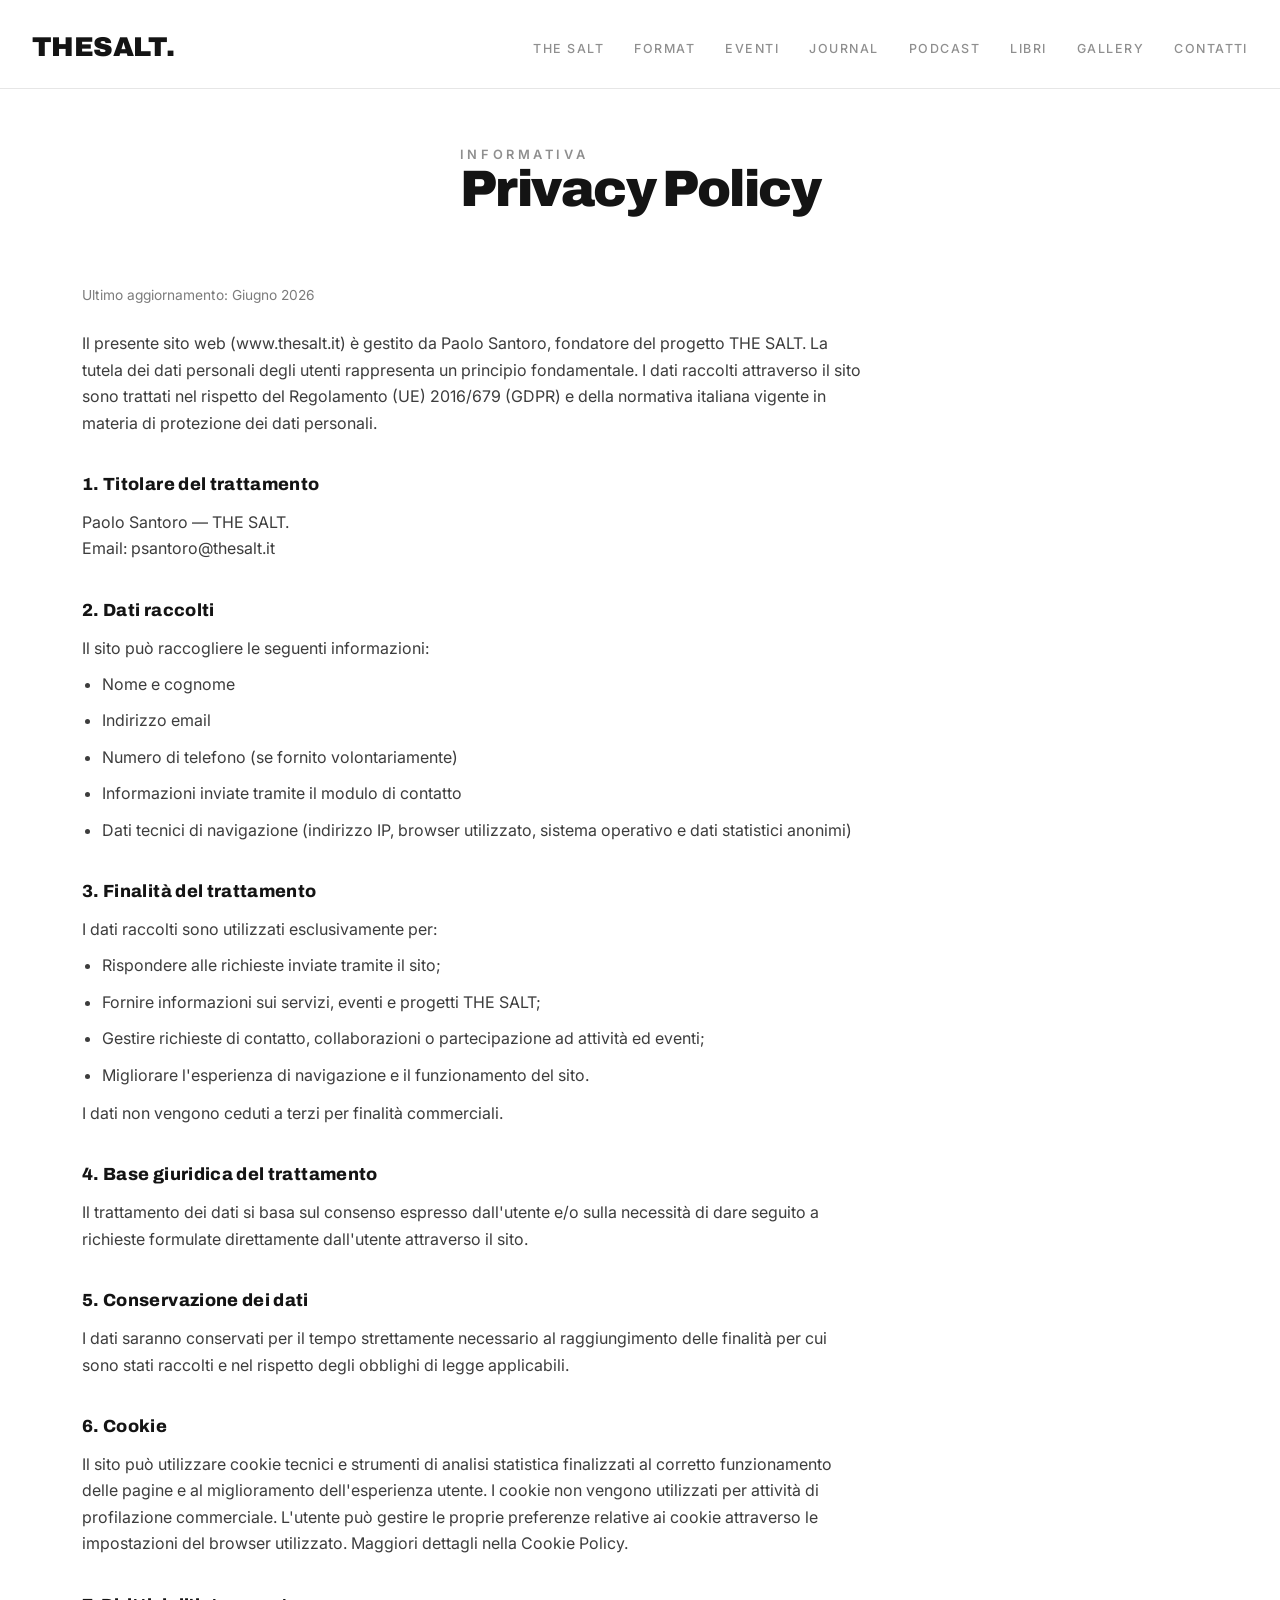
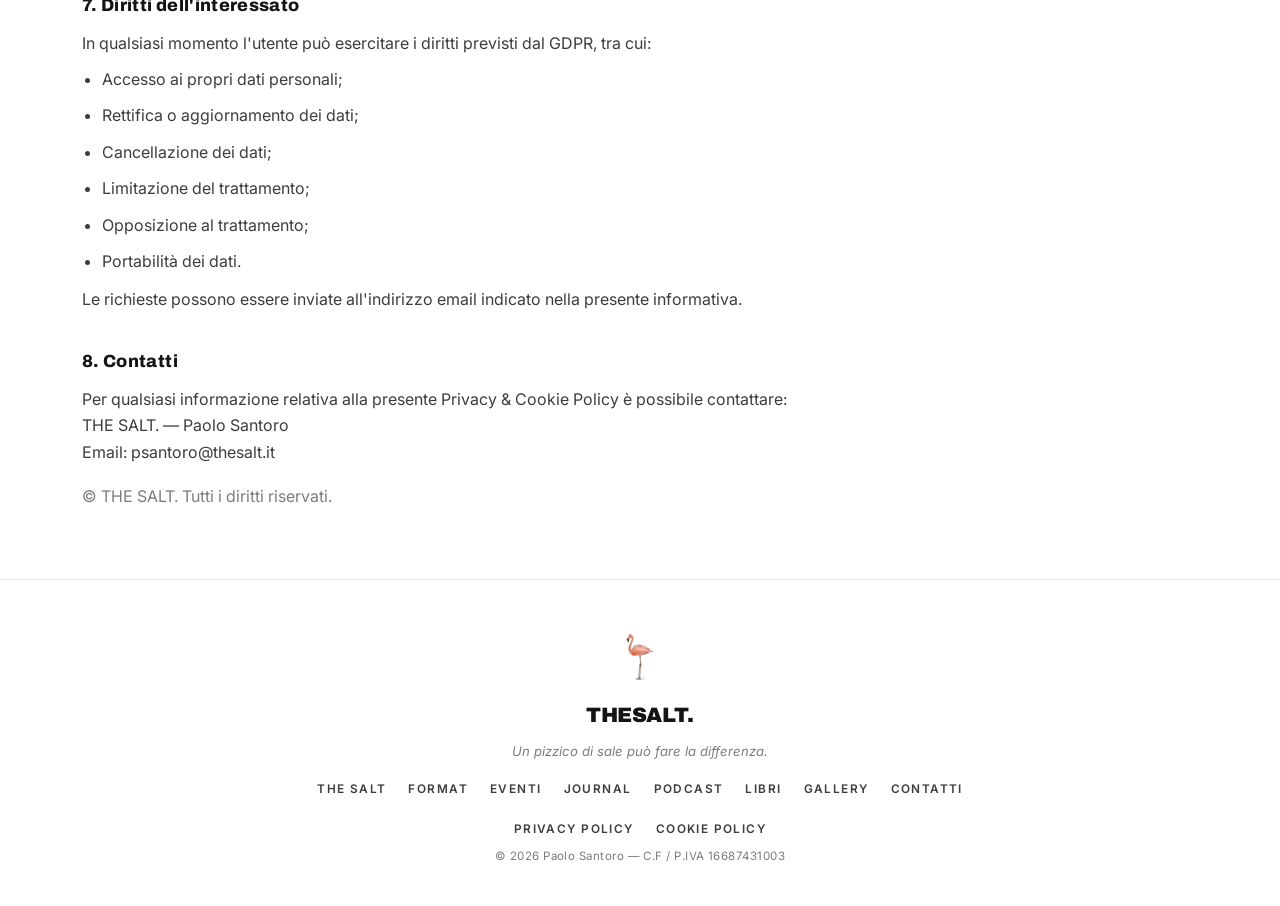
<file: privacy.html>
<!DOCTYPE html>
<html lang="it">
<head>
<meta charset="UTF-8">
<meta name="viewport" content="width=device-width, initial-scale=1">
<title>Privacy &amp; Cookie Policy — THESALT.</title>
<meta name="robots" content="noindex">
<link rel="preconnect" href="https://fonts.googleapis.com">
<link rel="preconnect" href="https://fonts.gstatic.com" crossorigin>
<link href="https://fonts.googleapis.com/css2?family=Archivo:wght@600;700;800;900&family=Inter:wght@400;500;600&display=swap" rel="stylesheet">
<link rel="icon" href="assets/img/favicon.ico" sizes="any">
<link rel="icon" type="image/png" sizes="32x32" href="assets/img/favicon-32.png">
<link rel="apple-touch-icon" href="assets/img/apple-touch-icon.png">
<link rel="stylesheet" href="assets/style.css">
</head>
<body>

<header>
  <div class="nav">
    <a href="index.html" class="brand">THESALT.</a>
    <button class="burger" id="burger" aria-label="Menu"><span></span><span></span><span></span></button>
    <ul class="menu" id="menu">
      <li><a href="index.html#thesalt">The Salt</a></li>
      <li><a href="format.html">Format</a></li>
      <li><a href="index.html#eventi">Eventi</a></li>
      <li><a href="journal.html">Journal</a></li>
      <li><a href="index.html#podcast">Podcast</a></li>
      <li><a href="libri.html">Libri</a></li>
      <li><a href="gallery.html">Gallery</a></li>
      <li><a href="contatti.html">Contatti</a></li>
    </ul>
  </div>
</header>

<section class="hero" style="min-height:auto;padding:54px 0 10px">
  <div class="wrap">
    <div class="tagline">Informativa</div>
    <h1 style="font-size:clamp(2rem,5vw,3.2rem)">Privacy Policy</h1>
  </div>
</section>

<section class="section tight">
  <div class="wrap">
    <div class="legal reveal">
      <p class="updated">Ultimo aggiornamento: Giugno 2026</p>
      <p>Il presente sito web (<a href="https://www.thesalt.it">www.thesalt.it</a>) è gestito da Paolo Santoro, fondatore del progetto THE SALT. La tutela dei dati personali degli utenti rappresenta un principio fondamentale. I dati raccolti attraverso il sito sono trattati nel rispetto del Regolamento (UE) 2016/679 (GDPR) e della normativa italiana vigente in materia di protezione dei dati personali.</p>

      <h2>1. Titolare del trattamento</h2>
      <p>Paolo Santoro — THE SALT.<br>Email: <a href="mailto:psantoro@thesalt.it">psantoro@thesalt.it</a></p>

      <h2>2. Dati raccolti</h2>
      <p>Il sito può raccogliere le seguenti informazioni:</p>
      <ul>
        <li>Nome e cognome</li>
        <li>Indirizzo email</li>
        <li>Numero di telefono (se fornito volontariamente)</li>
        <li>Informazioni inviate tramite il modulo di contatto</li>
        <li>Dati tecnici di navigazione (indirizzo IP, browser utilizzato, sistema operativo e dati statistici anonimi)</li>
      </ul>

      <h2>3. Finalità del trattamento</h2>
      <p>I dati raccolti sono utilizzati esclusivamente per:</p>
      <ul>
        <li>Rispondere alle richieste inviate tramite il sito;</li>
        <li>Fornire informazioni sui servizi, eventi e progetti THE SALT;</li>
        <li>Gestire richieste di contatto, collaborazioni o partecipazione ad attività ed eventi;</li>
        <li>Migliorare l'esperienza di navigazione e il funzionamento del sito.</li>
      </ul>
      <p>I dati non vengono ceduti a terzi per finalità commerciali.</p>

      <h2>4. Base giuridica del trattamento</h2>
      <p>Il trattamento dei dati si basa sul consenso espresso dall'utente e/o sulla necessità di dare seguito a richieste formulate direttamente dall'utente attraverso il sito.</p>

      <h2>5. Conservazione dei dati</h2>
      <p>I dati saranno conservati per il tempo strettamente necessario al raggiungimento delle finalità per cui sono stati raccolti e nel rispetto degli obblighi di legge applicabili.</p>

      <h2>6. Cookie</h2>
      <p>Il sito può utilizzare cookie tecnici e strumenti di analisi statistica finalizzati al corretto funzionamento delle pagine e al miglioramento dell'esperienza utente. I cookie non vengono utilizzati per attività di profilazione commerciale. L'utente può gestire le proprie preferenze relative ai cookie attraverso le impostazioni del browser utilizzato. Maggiori dettagli nella <a href="cookie.html">Cookie Policy</a>.</p>

      <h2>7. Diritti dell'interessato</h2>
      <p>In qualsiasi momento l'utente può esercitare i diritti previsti dal GDPR, tra cui:</p>
      <ul>
        <li>Accesso ai propri dati personali;</li>
        <li>Rettifica o aggiornamento dei dati;</li>
        <li>Cancellazione dei dati;</li>
        <li>Limitazione del trattamento;</li>
        <li>Opposizione al trattamento;</li>
        <li>Portabilità dei dati.</li>
      </ul>
      <p>Le richieste possono essere inviate all'indirizzo email indicato nella presente informativa.</p>

      <h2>8. Contatti</h2>
      <p>Per qualsiasi informazione relativa alla presente Privacy &amp; Cookie Policy è possibile contattare:<br>THE SALT. — Paolo Santoro<br>Email: <a href="mailto:psantoro@thesalt.it">psantoro@thesalt.it</a></p>
      <p style="color:var(--muted);margin-top:18px">© THE SALT. Tutti i diritti riservati.</p>
    </div>
  </div>
</section>

<footer>
  <div class="wrap">
    <img class="spoon" src="assets/img/spoonbill.png" alt="THE SALT">
    <div class="fmark">THESALT.</div>
    <div class="ftag">Un pizzico di sale può fare la differenza.</div>
    <div class="flinks">
      <a href="index.html#thesalt">The Salt</a><a href="format.html">Format</a><a href="index.html#eventi">Eventi</a>
      <a href="journal.html">Journal</a><a href="index.html#podcast">Podcast</a><a href="libri.html">Libri</a>
      <a href="gallery.html">Gallery</a><a href="contatti.html">Contatti</a>
    </div>
    <div class="flinks" style="margin-bottom:8px"><a href="privacy.html">Privacy Policy</a><a href="cookie.html">Cookie Policy</a></div>
    <div class="copy">© 2026 Paolo Santoro — C.F / P.IVA 16687431003</div>
  </div>
</footer>

<script>
  const burger=document.getElementById('burger'),menu=document.getElementById('menu');
  burger.addEventListener('click',()=>menu.classList.toggle('open'));
  menu.querySelectorAll('a').forEach(a=>a.addEventListener('click',()=>menu.classList.remove('open')));
  const io=new IntersectionObserver(es=>es.forEach(e=>{if(e.isIntersecting)e.target.classList.add('in')}),{threshold:.06});
  document.querySelectorAll('.reveal').forEach(el=>io.observe(el));
</script>
</body>
</html>
</file>
<file: assets/style.css>
/* ===== THESALT. — design system ===== */
:root{
  --ink:#141414;
  --ink-soft:#3d3d3d;
  --muted:#7c7c7c;
  --line:#e6e6e6;
  --paper:#ffffff;
  --teal:#2f5d52;       /* Fleur de Sel deep teal */
  --sage:#8aa899;       /* light sage accent */
  --max:1180px;
}
*{box-sizing:border-box;margin:0;padding:0}
html{scroll-behavior:smooth;scroll-snap-type:y proximity;scroll-padding-top:74px}
body{
  font-family:"Inter",-apple-system,"Helvetica Neue",Arial,sans-serif;
  color:var(--ink);background:var(--paper);
  line-height:1.65;font-weight:400;font-size:16px;
  -webkit-font-smoothing:antialiased;
}
img{max-width:100%;display:block}
a{color:inherit;text-decoration:none}
.wrap{max-width:var(--max);margin:0 auto;padding:0 32px}
.section{padding:90px 0;scroll-snap-align:start}
.section.tight{padding:60px 0}
/* full-viewport snap sections so adjacent sections never bleed in */
.snap-full{min-height:100vh;min-height:100dvh;display:flex;flex-direction:column;justify-content:center;scroll-snap-align:start}

/* logo / wordmark */
.wordmark{
  font-family:"Archivo","Inter",sans-serif;font-weight:900;
  letter-spacing:-.02em;line-height:.9;
}

/* ===== HEADER ===== */
header{position:sticky;top:0;z-index:60;background:var(--paper);border-bottom:1px solid var(--line)}
.nav{display:flex;align-items:center;justify-content:space-between;padding:18px 32px;max-width:1320px;margin:0 auto}
.brand{font-family:"Archivo","Inter",sans-serif;font-weight:900;font-size:1.7rem;letter-spacing:-.02em;color:var(--ink)}
.menu{display:flex;gap:30px;list-style:none}
.menu a{font-size:.78rem;letter-spacing:.12em;text-transform:uppercase;font-weight:500;color:#8f8f8f;transition:color .2s}
.menu a:hover,.menu a.active{color:var(--teal)}
.burger{display:none;flex-direction:column;gap:5px;background:none;border:0;cursor:pointer;padding:6px}
.burger span{width:26px;height:2px;background:var(--ink);transition:.3s}

/* ===== HERO ===== */
.hero{padding:34px 0 50px;min-height:100vh;min-height:100dvh;display:flex;flex-direction:column;justify-content:flex-start;scroll-snap-align:start}
.hero h1{font-family:"Archivo","Inter",sans-serif;font-weight:900;letter-spacing:-.03em;
  font-size:clamp(2.6rem,7vw,5.5rem);line-height:.95;max-width:16ch}
.hero .sub{margin-top:22px;font-size:1.05rem;color:var(--ink-soft);max-width:52ch}
.hero .tagline{margin-top:8px;font-size:.8rem;letter-spacing:.28em;text-transform:uppercase;color:#8f8f8f;font-weight:600}
.hero-strip{display:grid;grid-template-columns:repeat(4,1fr);gap:10px;margin-top:46px}
.hero-strip img{width:100%;height:230px;object-fit:cover;filter:grayscale(1)}

/* section heading */
.shead{margin-bottom:46px}
.shead .kicker{font-size:.74rem;letter-spacing:.26em;text-transform:uppercase;color:var(--teal);font-weight:600;margin-bottom:14px}
.shead h2{font-family:"Archivo","Inter",sans-serif;font-weight:800;letter-spacing:-.02em;font-size:clamp(1.9rem,4vw,2.9rem)}
.shead p{margin-top:14px;color:var(--ink-soft);max-width:62ch}

/* two-column editorial block */
.editorial{display:grid;grid-template-columns:0.9fr 1.1fr;gap:56px;align-items:center}
.editorial.rev{grid-template-columns:1.1fr 0.9fr}
.editorial img{width:100%;object-fit:cover;filter:grayscale(1)}
.editorial .body p{margin-bottom:14px;color:var(--ink-soft)}
.editorial .label{font-size:.74rem;letter-spacing:.24em;text-transform:uppercase;color:var(--teal);font-weight:600;margin-bottom:12px}
.editorial h3{font-family:"Archivo","Inter",sans-serif;font-weight:800;font-size:1.9rem;letter-spacing:-.01em;margin-bottom:18px}
.sign{margin-top:18px;font-weight:600}
.sign span{display:block;color:var(--muted);font-weight:400;font-size:.9rem}

/* format list (home overview) */
.divider{height:1px;background:var(--line);border:0;margin:0}
.format-list{border-top:1px solid var(--line)}
.format-row{display:grid;grid-template-columns:80px 1fr auto;gap:24px;align-items:baseline;
  padding:26px 0;border-bottom:1px solid var(--line);transition:padding .2s}
.format-row .n{font-family:"Archivo",sans-serif;font-weight:800;color:var(--sage)}
.format-row h4{font-family:"Archivo","Inter",sans-serif;font-weight:700;font-size:1.4rem;letter-spacing:-.01em}
.format-row p{color:var(--muted);font-size:.92rem;max-width:48ch;margin-top:4px}
.format-row .arrow{color:var(--teal);font-size:1.1rem}

/* card grid (eventi / gallery) */
.grid{display:grid;grid-template-columns:repeat(3,1fr);gap:30px}
.card .ph{width:100%;aspect-ratio:4/3;object-fit:cover}
.card .tag{font-size:.7rem;letter-spacing:.2em;text-transform:uppercase;color:var(--teal);font-weight:600;margin-top:16px;display:block}
.card h5{font-family:"Archivo","Inter",sans-serif;font-weight:700;font-size:1.02rem;letter-spacing:.01em;margin-top:7px;display:block}
.card .cap{font-size:.8rem;color:var(--muted);text-transform:uppercase;letter-spacing:.06em;margin-top:6px;line-height:1.4}

/* mini-gallery nelle card eventi (frecce + puntini, JS in fondo pagina) */
.card .slides{position:relative;width:100%;aspect-ratio:4/3;overflow:hidden}
.card .slides img{position:absolute;inset:0;width:100%;height:100%;object-fit:cover;opacity:0;transition:opacity .45s}
.card .slides img.on{opacity:1}
.card .slides .snav{position:absolute;left:0;right:0;bottom:8px;display:flex;justify-content:center;gap:6px;z-index:2}
.card .slides .snav span{width:7px;height:7px;border-radius:50%;background:rgba(255,255,255,.55);cursor:pointer;box-shadow:0 0 4px rgba(0,0,0,.35)}
.card .slides .snav span.on{background:#fff}
.card .slides .sbtn{position:absolute;top:50%;transform:translateY(-50%);z-index:2;width:30px;height:30px;border:0;border-radius:50%;background:rgba(20,20,20,.45);color:#fff;font-size:1.05rem;line-height:1;cursor:pointer;opacity:0;transition:opacity .25s;display:flex;align-items:center;justify-content:center;font-family:inherit}
.card .slides:hover .sbtn,.card .slides .sbtn:focus-visible{opacity:1}
.card .slides .sbtn.prev{left:8px}
.card .slides .sbtn.next{right:8px}

/* books */
.book{display:grid;grid-template-columns:0.7fr 1.3fr;gap:40px;align-items:start;margin-bottom:64px}
.book img{width:100%;box-shadow:0 22px 50px rgba(0,0,0,.18)}
.book .meta{font-size:.78rem;letter-spacing:.2em;text-transform:uppercase;color:var(--teal);font-weight:600}
.book h3{font-family:"Archivo","Inter",sans-serif;font-weight:800;font-size:1.8rem;margin:6px 0 4px}
.book .it{font-style:italic;color:var(--muted);margin-bottom:18px}
.book p{color:var(--ink-soft);margin-bottom:12px}

/* grey band (was teal — replaced per feedback) */
.band{background:#f4f3f0;color:var(--ink)}
.band .kicker{color:var(--teal)}

/* contatti */
.contact-grid{display:grid;grid-template-columns:0.8fr 1.2fr;gap:56px;align-items:center}
.contact-grid .poster{width:100%;border-radius:2px}
.contact h2{font-family:"Archivo","Inter",sans-serif;font-weight:800;font-size:clamp(2rem,4vw,3rem);letter-spacing:-.02em}
.contact .mail{font-size:1.4rem;color:var(--teal);font-weight:700;margin:22px 0;display:inline-block}
.contact form{display:grid;gap:14px;max-width:520px;margin-top:18px}
.contact .row2{display:grid;grid-template-columns:1fr 1fr;gap:14px}
.contact input,.contact textarea{border:0;border-bottom:1px solid var(--ink);padding:12px 2px;font-family:inherit;font-size:.95rem;background:transparent}
.contact input:focus,.contact textarea:focus{outline:none;border-color:var(--teal)}

/* buttons */
.btn{display:inline-block;border:1.5px solid var(--ink);padding:14px 32px;font-size:.74rem;letter-spacing:.18em;
  text-transform:uppercase;font-weight:600;transition:.25s;cursor:pointer;background:transparent}
.btn:hover{background:var(--ink);color:#fff}
.btn.teal{border-color:#fff;color:#fff}
.btn.teal:hover{background:#fff;color:var(--teal)}

/* gallery (masonry) */
.gallery{column-count:3;column-gap:14px}
.gallery img{width:100%;margin:0 0 14px;break-inside:avoid;filter:grayscale(1);transition:filter .35s,transform .35s;cursor:pointer}
.gallery img:hover{filter:none;transform:scale(1.01)}

/* ===== FOOTER ===== */
footer{border-top:1px solid var(--line);padding:54px 0 40px;text-align:center}
footer .spoon{width:46px;margin:0 auto 18px;filter:none}
footer .fmark{font-family:"Archivo",sans-serif;font-weight:900;font-size:1.3rem;letter-spacing:-.02em}
footer .ftag{font-size:.82rem;color:var(--muted);margin:8px 0 18px;font-style:italic}
footer .flinks{display:flex;gap:22px;justify-content:center;flex-wrap:wrap;margin-bottom:20px}
footer .flinks a{font-size:.74rem;letter-spacing:.12em;text-transform:uppercase;color:var(--ink-soft);font-weight:600}
footer .flinks a:hover{color:var(--teal)}
footer .copy{font-size:.72rem;color:var(--muted);letter-spacing:.04em}

.reveal{opacity:0;transform:translateY(24px);transition:.7s ease}
.reveal.in{opacity:1;transform:none}

/* ===== COOKIE BANNER ===== */
#cookie-banner{position:fixed;left:18px;right:18px;bottom:18px;z-index:200;background:#141414;color:#f2f0ec;
  border-radius:4px;padding:18px 22px;display:none;gap:18px;align-items:center;justify-content:space-between;
  flex-wrap:wrap;box-shadow:0 14px 40px rgba(0,0,0,.3);max-width:1180px;margin:0 auto}
#cookie-banner.show{display:flex}
#cookie-banner p{font-size:.86rem;color:#cfc9c0;margin:0;max-width:74ch}
#cookie-banner a{color:#fff;text-decoration:underline}
#cookie-banner .cta{display:flex;gap:10px;flex-shrink:0}
#cookie-banner button{font-family:inherit;font-size:.72rem;letter-spacing:.14em;text-transform:uppercase;
  font-weight:600;padding:11px 22px;border:1px solid #fff;background:transparent;color:#fff;cursor:pointer;transition:.2s}
#cookie-banner button.accept{background:#fff;color:#141414}
#cookie-banner button:hover{opacity:.82}

/* ===== JOURNAL ===== */
.journal-grid{display:grid;grid-template-columns:repeat(2,1fr);gap:38px}
.jcard{display:block}
.jcard img{width:100%;aspect-ratio:16/10;object-fit:cover;filter:grayscale(1);transition:filter .35s}
.jcard:hover img{filter:none}
.jcard .tag{font-size:.7rem;letter-spacing:.2em;text-transform:uppercase;color:var(--teal);font-weight:600;margin-top:16px}
.jcard h3{font-family:"Archivo","Inter",sans-serif;font-weight:800;font-size:1.5rem;letter-spacing:-.01em;margin:6px 0 8px}
.jcard p{color:var(--ink-soft);font-size:.95rem}
.jcard .more{margin-top:10px;font-size:.74rem;letter-spacing:.14em;text-transform:uppercase;font-weight:600;color:var(--ink)}

/* article + archive */
.article-wrap{display:grid;grid-template-columns:1fr 280px;gap:60px;align-items:start}
.article .eyebrow{font-size:.74rem;letter-spacing:.24em;text-transform:uppercase;color:var(--teal);font-weight:600}
.article h1{font-family:"Archivo","Inter",sans-serif;font-weight:900;letter-spacing:-.02em;font-size:clamp(2.2rem,5vw,3.4rem);line-height:1;margin:14px 0 10px}
.article .byline{color:var(--muted);font-size:.9rem;margin-bottom:30px}
.article .lead-img{width:100%;max-height:520px;object-fit:cover;margin:8px 0 34px;filter:grayscale(1)}
.article p{margin-bottom:16px;color:var(--ink-soft);font-size:1.05rem;line-height:1.75}
.article p.spaced{margin-bottom:6px}
.article .closing{font-weight:600;color:var(--ink);margin-top:24px}
.archive{position:sticky;top:96px;border-left:1px solid var(--line);padding-left:24px}
.archive h4{font-family:"Archivo",sans-serif;font-weight:800;font-size:.8rem;letter-spacing:.18em;text-transform:uppercase;margin-bottom:16px}
.archive .year{font-weight:600;color:var(--muted);font-size:.78rem;letter-spacing:.1em;margin:16px 0 8px}
.archive a{display:block;font-size:.92rem;color:var(--ink-soft);padding:6px 0;border-bottom:1px solid var(--line)}
.archive a:hover{color:var(--teal)}

/* legal pages */
.legal{max-width:780px}
.legal h2{font-family:"Archivo","Inter",sans-serif;font-weight:800;font-size:1.1rem;letter-spacing:.02em;margin:34px 0 10px}
.legal p,.legal li{color:var(--ink-soft);margin-bottom:10px}
.legal ul{padding-left:20px;margin-bottom:12px}
.legal .updated{color:var(--muted);font-size:.86rem;margin-bottom:24px}

/* ===== RESPONSIVE ===== */
@media(max-width:860px){
  .menu{position:fixed;inset:0 0 0 auto;width:78%;max-width:330px;background:var(--paper);
    flex-direction:column;justify-content:center;padding:48px;gap:26px;transform:translateX(100%);
    transition:.35s;box-shadow:-12px 0 40px rgba(0,0,0,.12);z-index:55}
  .menu.open{transform:none}
  .burger{display:flex;z-index:60}
  .hero-strip{grid-template-columns:1fr 1fr;gap:8px}
  .hero-strip img{height:180px}
  .editorial,.editorial.rev,.contact-grid{grid-template-columns:1fr;gap:30px}
  .grid{grid-template-columns:1fr 1fr;gap:20px}
  .gallery{column-count:2}
  .book{grid-template-columns:0.8fr 1.2fr;gap:24px}
  .journal-grid{grid-template-columns:1fr;gap:30px}
  .article-wrap{grid-template-columns:1fr;gap:40px}
  .archive{position:static;border-left:0;border-top:1px solid var(--line);padding-left:0;padding-top:24px}
  #cookie-banner{flex-direction:column;align-items:flex-start;gap:12px}
  .format-row{grid-template-columns:48px 1fr;}
  .format-row .arrow{display:none}
  .section{padding:64px 0}
}
@media(max-width:520px){
  .grid{grid-template-columns:1fr}
  .contact .row2{grid-template-columns:1fr}
  .gallery{column-count:1}
  .book{grid-template-columns:1fr;gap:18px}
  .book img{max-width:240px}
}
</file>
